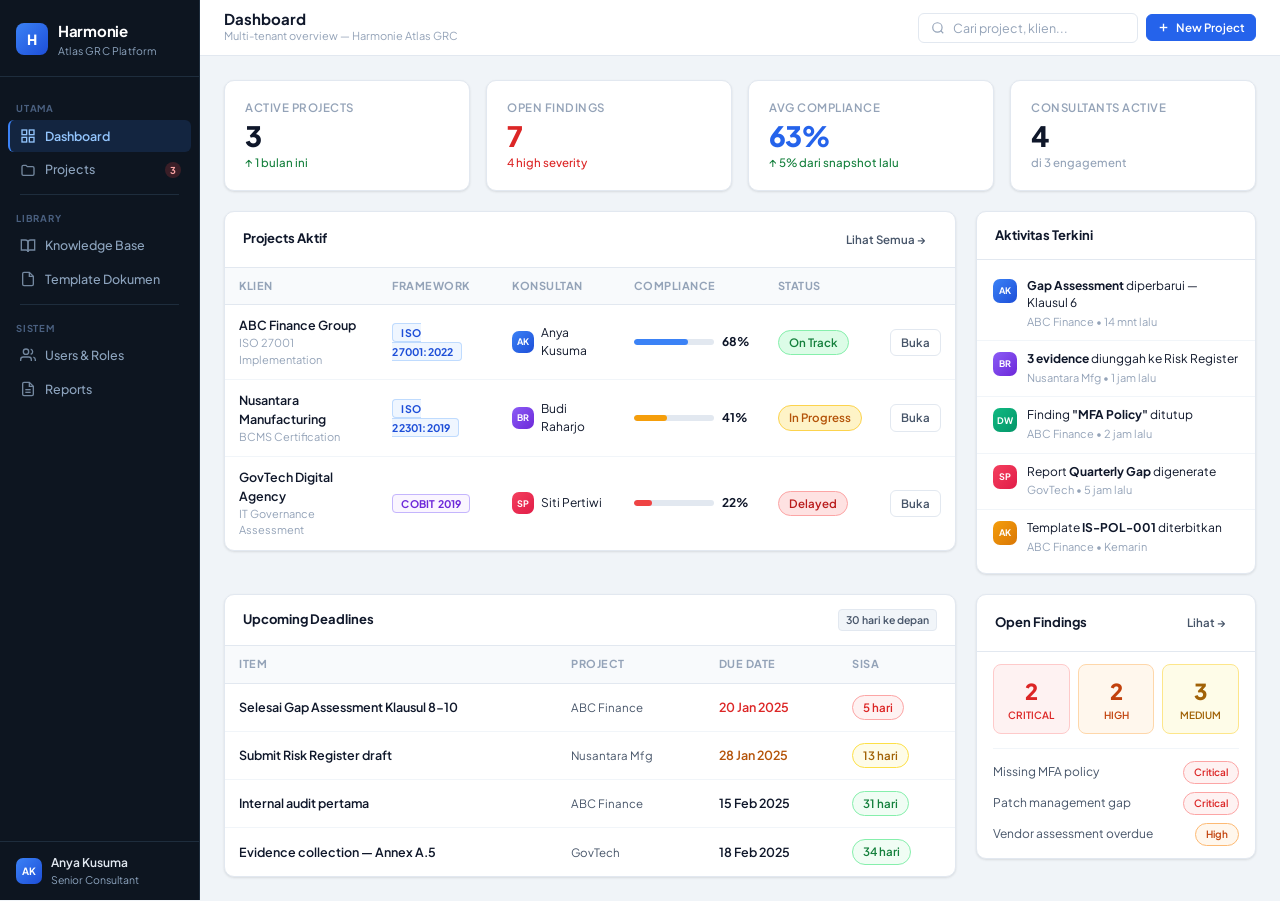
<file: index.html>
<!DOCTYPE html>
<html lang="id">
<head>
<meta charset="UTF-8">
<meta name="viewport" content="width=device-width, initial-scale=1.0">
<title>Dashboard — Harmonie (Atlas GRC)</title>
<link rel="stylesheet" href="styles.css">
</head>
<body>
<div class="app-shell">

  <!-- SIDEBAR -->
  <aside class="sidebar">
    <div class="sidebar-header">
      <div class="sidebar-logo">
        <div class="sidebar-logo-icon">H</div>
        <div>
          <div class="sidebar-brand-name">Harmonie</div>
          <div class="sidebar-brand-sub">Atlas GRC Platform</div>
        </div>
      </div>
    </div>

    <nav class="sidebar-nav">
      <div class="nav-section-label">Utama</div>
      <a href="index.html" class="nav-item active">
        <svg class="nav-icon" viewBox="0 0 24 24" fill="none" stroke="currentColor" stroke-width="2"><rect x="3" y="3" width="7" height="7"/><rect x="14" y="3" width="7" height="7"/><rect x="3" y="14" width="7" height="7"/><rect x="14" y="14" width="7" height="7"/></svg>
        Dashboard
      </a>
      <a href="projects.html" class="nav-item">
        <svg class="nav-icon" viewBox="0 0 24 24" fill="none" stroke="currentColor" stroke-width="2"><path d="M3 7a2 2 0 0 1 2-2h4l2 2h8a2 2 0 0 1 2 2v9a2 2 0 0 1-2 2H5a2 2 0 0 1-2-2z"/></svg>
        Projects
        <span class="nav-badge">3</span>
      </a>

      <div class="sidebar-divider"></div>
      <div class="nav-section-label">Library</div>
      <a href="knowledge-base.html" class="nav-item">
        <svg class="nav-icon" viewBox="0 0 24 24" fill="none" stroke="currentColor" stroke-width="2"><path d="M2 3h6a4 4 0 0 1 4 4v14a3 3 0 0 0-3-3H2z"/><path d="M22 3h-6a4 4 0 0 0-4 4v14a3 3 0 0 1 3-3h7z"/></svg>
        Knowledge Base
      </a>
      <a href="template-documents.html" class="nav-item">
        <svg class="nav-icon" viewBox="0 0 24 24" fill="none" stroke="currentColor" stroke-width="2"><path d="M14 2H6a2 2 0 0 0-2 2v16a2 2 0 0 0 2 2h12a2 2 0 0 0 2-2V8z"/><polyline points="14,2 14,8 20,8"/></svg>
        Template Dokumen
      </a>
      <div class="sidebar-divider"></div>
      <div class="nav-section-label">Sistem</div>
      <a href="users-roles.html" class="nav-item">
        <svg class="nav-icon" viewBox="0 0 24 24" fill="none" stroke="currentColor" stroke-width="2"><path d="M17 21v-2a4 4 0 0 0-4-4H5a4 4 0 0 0-4 4v2"/><circle cx="9" cy="7" r="4"/><path d="M23 21v-2a4 4 0 0 0-3-3.87"/><path d="M16 3.13a4 4 0 0 1 0 7.75"/></svg>
        Users & Roles
      </a>
      <a href="reports.html" class="nav-item">
        <svg class="nav-icon" viewBox="0 0 24 24" fill="none" stroke="currentColor" stroke-width="2"><path d="M14 2H6a2 2 0 0 0-2 2v16a2 2 0 0 0 2 2h12a2 2 0 0 0 2-2V8z"/><polyline points="14,2 14,8 20,8"/><line x1="16" y1="13" x2="8" y2="13"/><line x1="16" y1="17" x2="8" y2="17"/></svg>
        Reports
      </a>
    </nav>

    <div class="sidebar-footer">
      <div class="user-info">
        <div class="avatar av-blue">AK</div>
        <div>
          <div class="user-name">Anya Kusuma</div>
          <div class="user-role">Senior Consultant</div>
        </div>
      </div>
    </div>
  </aside>

  <!-- MAIN -->
  <div class="main-content">
    <!-- TOPBAR -->
    <div class="topbar">
      <div class="topbar-title-area">
        <div class="topbar-title">Dashboard</div>
        <div class="topbar-subtitle">Multi-tenant overview — Harmonie Atlas GRC</div>
      </div>
      <div class="topbar-actions">
        <div class="search-bar">
          <svg width="14" height="14" viewBox="0 0 24 24" fill="none" stroke="#94a3b8" stroke-width="2"><circle cx="11" cy="11" r="8"/><path d="m21 21-4.35-4.35"/></svg>
          <input type="text" placeholder="Cari project, klien...">
        </div>
        <a href="projects.html" class="btn btn-primary btn-sm">
          <svg width="13" height="13" viewBox="0 0 24 24" fill="none" stroke="currentColor" stroke-width="2.5"><line x1="12" y1="5" x2="12" y2="19"/><line x1="5" y1="12" x2="19" y2="12"/></svg>
          New Project
        </a>
      </div>
    </div>

    <!-- PAGE CONTENT -->
    <div class="page-content">

      <!-- STAT CARDS -->
      <div class="grid-4 mb-20">
        <div class="stat-card">
          <div class="stat-label">Active Projects</div>
          <div class="stat-value">3</div>
          <div class="stat-delta up">↑ 1 bulan ini</div>
        </div>
        <div class="stat-card">
          <div class="stat-label">Open Findings</div>
          <div class="stat-value" style="color:#dc2626">7</div>
          <div class="stat-delta down">4 high severity</div>
        </div>
        <div class="stat-card">
          <div class="stat-label">Avg Compliance</div>
          <div class="stat-value" style="color:#2563eb">63%</div>
          <div class="stat-delta up">↑ 5% dari snapshot lalu</div>
        </div>
        <div class="stat-card">
          <div class="stat-label">Consultants Active</div>
          <div class="stat-value">4</div>
          <div class="stat-delta">di 3 engagement</div>
        </div>
      </div>

      <!-- PROJECTS TABLE + ACTIVITY -->
      <div class="flex gap-20 mb-20" style="align-items:flex-start">

        <!-- Projects overview -->
        <div class="card" style="flex:1">
          <div class="card-header">
            <div class="card-title">Projects Aktif</div>
            <a href="projects.html" class="btn btn-ghost btn-sm">Lihat Semua →</a>
          </div>
          <div class="table-wrapper">
            <table>
              <thead>
                <tr>
                  <th>Klien</th>
                  <th>Framework</th>
                  <th>Konsultan</th>
                  <th>Compliance</th>
                  <th>Status</th>
                  <th></th>
                </tr>
              </thead>
              <tbody>
                <tr>
                  <td>
                    <div style="font-weight:600">ABC Finance Group</div>
                    <div style="font-size:11px;color:#94a3b8">ISO 27001 Implementation</div>
                  </td>
                  <td><span class="badge-framework">ISO 27001:2022</span></td>
                  <td>
                    <div style="display:flex;align-items:center;gap:7px">
                      <div class="avatar av-blue" style="width:22px;height:22px;font-size:9px">AK</div>
                      <span style="font-size:12px">Anya Kusuma</span>
                    </div>
                  </td>
                  <td>
                    <div style="display:flex;align-items:center;gap:8px">
                      <div class="progress-bar-wrap" style="width:80px">
                        <div class="progress-bar-fill fill-blue" style="width:68%"></div>
                      </div>
                      <span style="font-size:12px;font-weight:700">68%</span>
                    </div>
                  </td>
                  <td><span class="badge badge-on-track">On Track</span></td>
                  <td><a href="project-detail.html" class="btn btn-secondary btn-sm">Buka</a></td>
                </tr>
                <tr>
                  <td>
                    <div style="font-weight:600">Nusantara Manufacturing</div>
                    <div style="font-size:11px;color:#94a3b8">BCMS Certification</div>
                  </td>
                  <td><span class="badge-framework">ISO 22301:2019</span></td>
                  <td>
                    <div style="display:flex;align-items:center;gap:7px">
                      <div class="avatar av-violet" style="width:22px;height:22px;font-size:9px">BR</div>
                      <span style="font-size:12px">Budi Raharjo</span>
                    </div>
                  </td>
                  <td>
                    <div style="display:flex;align-items:center;gap:8px">
                      <div class="progress-bar-wrap" style="width:80px">
                        <div class="progress-bar-fill fill-amber" style="width:41%"></div>
                      </div>
                      <span style="font-size:12px;font-weight:700">41%</span>
                    </div>
                  </td>
                  <td><span class="badge badge-in-progress">In Progress</span></td>
                  <td><a href="project-detail.html" class="btn btn-secondary btn-sm">Buka</a></td>
                </tr>
                <tr>
                  <td>
                    <div style="font-weight:600">GovTech Digital Agency</div>
                    <div style="font-size:11px;color:#94a3b8">IT Governance Assessment</div>
                  </td>
                  <td><span class="badge-framework" style="background:#faf5ff;color:#6d28d9;border-color:#c4b5fd">COBIT 2019</span></td>
                  <td>
                    <div style="display:flex;align-items:center;gap:7px">
                      <div class="avatar av-rose" style="width:22px;height:22px;font-size:9px">SP</div>
                      <span style="font-size:12px">Siti Pertiwi</span>
                    </div>
                  </td>
                  <td>
                    <div style="display:flex;align-items:center;gap:8px">
                      <div class="progress-bar-wrap" style="width:80px">
                        <div class="progress-bar-fill fill-red" style="width:22%"></div>
                      </div>
                      <span style="font-size:12px;font-weight:700">22%</span>
                    </div>
                  </td>
                  <td><span class="badge badge-delayed">Delayed</span></td>
                  <td><a href="project-detail.html" class="btn btn-secondary btn-sm">Buka</a></td>
                </tr>
              </tbody>
            </table>
          </div>
        </div>

        <!-- Activity feed -->
        <div class="card" style="width:280px;flex-shrink:0">
          <div class="card-header">
            <div class="card-title">Aktivitas Terkini</div>
          </div>
          <div style="padding:8px 0">
            <!-- Activity items -->
            <div style="padding:10px 16px;border-bottom:1px solid #f1f5f9;display:flex;gap:10px;align-items:flex-start">
              <div class="avatar av-blue" style="width:24px;height:24px;font-size:9px;margin-top:1px">AK</div>
              <div>
                <div style="font-size:12px;color:#0f172a;line-height:1.4"><strong>Gap Assessment</strong> diperbarui — Klausul 6</div>
                <div style="font-size:11px;color:#94a3b8;margin-top:2px">ABC Finance • 14 mnt lalu</div>
              </div>
            </div>
            <div style="padding:10px 16px;border-bottom:1px solid #f1f5f9;display:flex;gap:10px;align-items:flex-start">
              <div class="avatar av-violet" style="width:24px;height:24px;font-size:9px;margin-top:1px">BR</div>
              <div>
                <div style="font-size:12px;color:#0f172a;line-height:1.4"><strong>3 evidence</strong> diunggah ke Risk Register</div>
                <div style="font-size:11px;color:#94a3b8;margin-top:2px">Nusantara Mfg • 1 jam lalu</div>
              </div>
            </div>
            <div style="padding:10px 16px;border-bottom:1px solid #f1f5f9;display:flex;gap:10px;align-items:flex-start">
              <div class="avatar av-emerald" style="width:24px;height:24px;font-size:9px;margin-top:1px">DW</div>
              <div>
                <div style="font-size:12px;color:#0f172a;line-height:1.4">Finding <strong>"MFA Policy"</strong> ditutup</div>
                <div style="font-size:11px;color:#94a3b8;margin-top:2px">ABC Finance • 2 jam lalu</div>
              </div>
            </div>
            <div style="padding:10px 16px;border-bottom:1px solid #f1f5f9;display:flex;gap:10px;align-items:flex-start">
              <div class="avatar av-rose" style="width:24px;height:24px;font-size:9px;margin-top:1px">SP</div>
              <div>
                <div style="font-size:12px;color:#0f172a;line-height:1.4">Report <strong>Quarterly Gap</strong> digenerate</div>
                <div style="font-size:11px;color:#94a3b8;margin-top:2px">GovTech • 5 jam lalu</div>
              </div>
            </div>
            <div style="padding:10px 16px;display:flex;gap:10px;align-items:flex-start">
              <div class="avatar av-amber" style="width:24px;height:24px;font-size:9px;margin-top:1px">AK</div>
              <div>
                <div style="font-size:12px;color:#0f172a;line-height:1.4">Template <strong>IS-POL-001</strong> diterbitkan</div>
                <div style="font-size:11px;color:#94a3b8;margin-top:2px">ABC Finance • Kemarin</div>
              </div>
            </div>
          </div>
        </div>

      </div>

      <!-- UPCOMING DEADLINES + OPEN FINDINGS -->
      <div class="flex gap-20" style="align-items:flex-start">

        <!-- Upcoming deadlines -->
        <div class="card" style="flex:1">
          <div class="card-header">
            <div class="card-title">Upcoming Deadlines</div>
            <span class="tag">30 hari ke depan</span>
          </div>
          <div class="table-wrapper">
            <table>
              <thead>
                <tr>
                  <th>Item</th>
                  <th>Project</th>
                  <th>Due Date</th>
                  <th>Sisa</th>
                </tr>
              </thead>
              <tbody>
                <tr>
                  <td style="font-weight:600">Selesai Gap Assessment Klausul 8-10</td>
                  <td><span style="font-size:11.5px;color:#475569">ABC Finance</span></td>
                  <td style="font-weight:600;color:#dc2626">20 Jan 2025</td>
                  <td><span class="badge badge-critical">5 hari</span></td>
                </tr>
                <tr>
                  <td style="font-weight:600">Submit Risk Register draft</td>
                  <td><span style="font-size:11.5px;color:#475569">Nusantara Mfg</span></td>
                  <td style="font-weight:600;color:#b45309">28 Jan 2025</td>
                  <td><span class="badge badge-medium">13 hari</span></td>
                </tr>
                <tr>
                  <td style="font-weight:600">Internal audit pertama</td>
                  <td><span style="font-size:11.5px;color:#475569">ABC Finance</span></td>
                  <td style="font-weight:600">15 Feb 2025</td>
                  <td><span class="badge badge-low">31 hari</span></td>
                </tr>
                <tr>
                  <td style="font-weight:600">Evidence collection — Annex A.5</td>
                  <td><span style="font-size:11.5px;color:#475569">GovTech</span></td>
                  <td style="font-weight:600">18 Feb 2025</td>
                  <td><span class="badge badge-low">34 hari</span></td>
                </tr>
              </tbody>
            </table>
          </div>
        </div>

        <!-- Open findings summary -->
        <div class="card" style="width:280px;flex-shrink:0">
          <div class="card-header">
            <div class="card-title">Open Findings</div>
            <a href="tasks-findings.html" class="btn btn-ghost btn-sm">Lihat →</a>
          </div>
          <div style="padding:12px 16px">
            <div style="display:flex;gap:8px;margin-bottom:14px">
              <div style="flex:1;background:#fef2f2;border:1px solid #fecaca;border-radius:8px;padding:10px;text-align:center">
                <div style="font-size:22px;font-weight:800;color:#dc2626">2</div>
                <div style="font-size:10px;font-weight:600;color:#dc2626;text-transform:uppercase">Critical</div>
              </div>
              <div style="flex:1;background:#fff7ed;border:1px solid #fed7aa;border-radius:8px;padding:10px;text-align:center">
                <div style="font-size:22px;font-weight:800;color:#c2410c">2</div>
                <div style="font-size:10px;font-weight:600;color:#c2410c;text-transform:uppercase">High</div>
              </div>
              <div style="flex:1;background:#fefce8;border:1px solid #fde68a;border-radius:8px;padding:10px;text-align:center">
                <div style="font-size:22px;font-weight:800;color:#a16207">3</div>
                <div style="font-size:10px;font-weight:600;color:#a16207;text-transform:uppercase">Medium</div>
              </div>
            </div>
            <div style="border-top:1px solid #f1f5f9;padding-top:12px">
              <div style="margin-bottom:8px;display:flex;justify-content:space-between;align-items:center">
                <span style="font-size:12px;color:#475569">Missing MFA policy</span>
                <span class="badge badge-critical" style="font-size:10px">Critical</span>
              </div>
              <div style="margin-bottom:8px;display:flex;justify-content:space-between;align-items:center">
                <span style="font-size:12px;color:#475569">Patch management gap</span>
                <span class="badge badge-critical" style="font-size:10px">Critical</span>
              </div>
              <div style="display:flex;justify-content:space-between;align-items:center">
                <span style="font-size:12px;color:#475569">Vendor assessment overdue</span>
                <span class="badge badge-high" style="font-size:10px">High</span>
              </div>
            </div>
          </div>
        </div>

      </div>

    </div>
  </div>
</div>
</body>
</html>
</file>
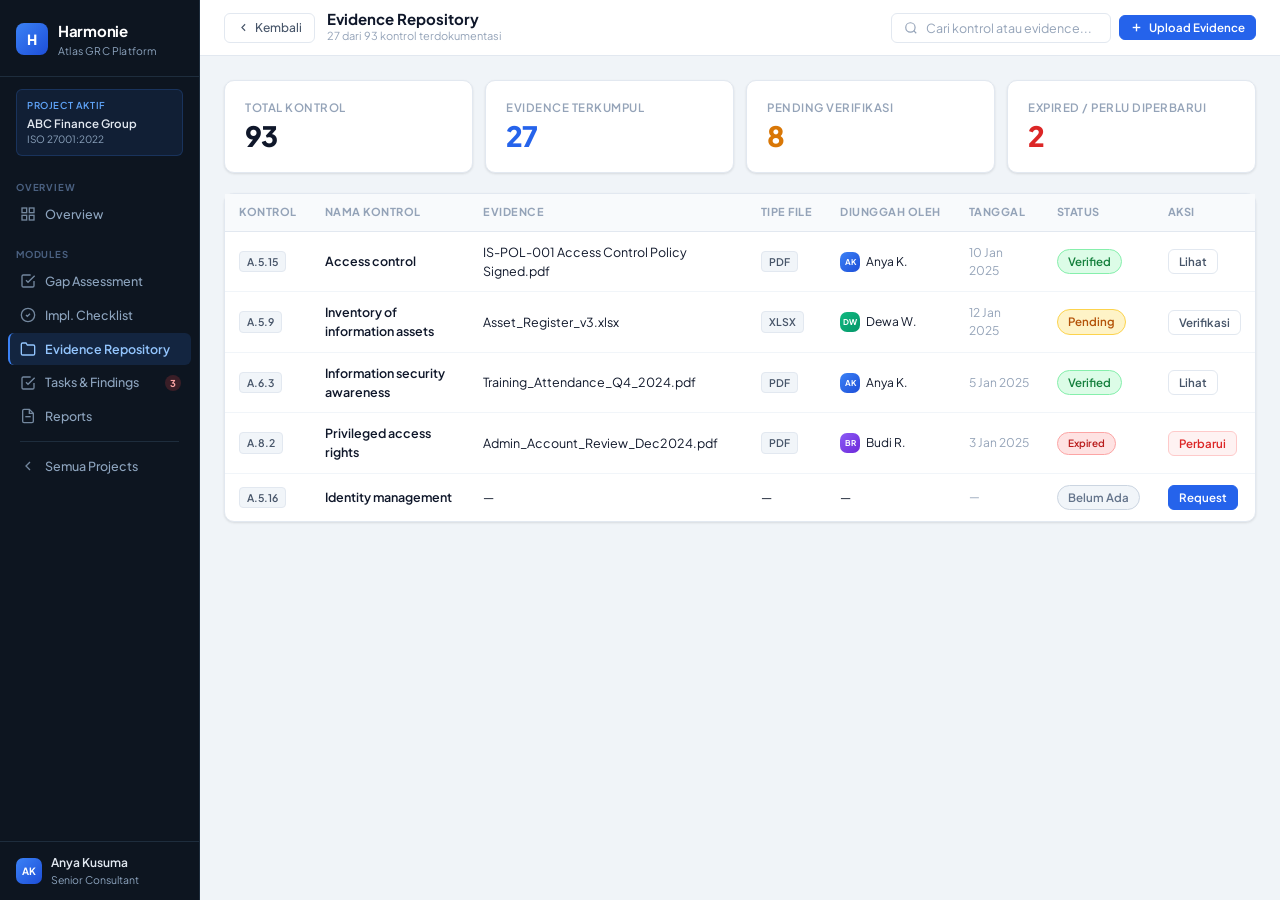
<file: evidence-repository.html>
<!DOCTYPE html>
<html lang="id">
<head>
<meta charset="UTF-8">
<meta name="viewport" content="width=device-width, initial-scale=1.0">
<title>Evidence Repository — Harmonie (Atlas GRC)</title>
<link rel="stylesheet" href="styles.css">
</head>
<body>
<div class="app-shell">
  <aside class="sidebar">
    <div class="sidebar-header">
      <div class="sidebar-logo">
        <div class="sidebar-logo-icon">H</div>
        <div><div class="sidebar-brand-name">Harmonie</div><div class="sidebar-brand-sub">Atlas GRC Platform</div></div>
      </div>
    </div>
    <div class="sidebar-project-ctx">
      <div class="ctx-label">Project Aktif</div>
      <div class="ctx-name">ABC Finance Group</div>
      <div class="ctx-framework">ISO 27001:2022</div>
    </div>
    <nav class="sidebar-nav">
      <div class="nav-section-label">Overview</div>
      <a href="project-detail.html" class="nav-item"><svg class="nav-icon" viewBox="0 0 24 24" fill="none" stroke="currentColor" stroke-width="2"><rect x="3" y="3" width="7" height="7"/><rect x="14" y="3" width="7" height="7"/><rect x="3" y="14" width="7" height="7"/><rect x="14" y="14" width="7" height="7"/></svg>Overview</a>
      <div class="nav-section-label" style="margin-top:8px">Modules</div>
      <a href="gap-assessment.html" class="nav-item"><svg class="nav-icon" viewBox="0 0 24 24" fill="none" stroke="currentColor" stroke-width="2"><path d="M9 11l3 3L22 4"/><path d="M21 12v7a2 2 0 0 1-2 2H5a2 2 0 0 1-2-2V5a2 2 0 0 1 2-2h11"/></svg>Gap Assessment</a>
      <a href="implementation-checklist.html" class="nav-item">
        <svg class="nav-icon" viewBox="0 0 24 24" fill="none" stroke="currentColor" stroke-width="2"><path d="M12 22c5.523 0 10-4.477 10-10S17.523 2 12 2 2 6.477 2 12s4.477 10 10 10z"/><path d="m9 12 2 2 4-4"/></svg>
        Impl. Checklist
      </a>
      <a href="evidence-repository.html" class="nav-item active"><svg class="nav-icon" viewBox="0 0 24 24" fill="none" stroke="currentColor" stroke-width="2"><path d="M22 19a2 2 0 0 1-2 2H4a2 2 0 0 1-2-2V5a2 2 0 0 1 2-2h5l2 3h9a2 2 0 0 1 2 2z"/></svg>Evidence Repository</a>
      <a href="tasks-findings.html" class="nav-item"><svg class="nav-icon" viewBox="0 0 24 24" fill="none" stroke="currentColor" stroke-width="2"><path d="M9 11l3 3L22 4"/><path d="M21 12v7a2 2 0 0 1-2 2H5a2 2 0 0 1-2-2V5a2 2 0 0 1 2-2h11"/></svg>Tasks & Findings<span class="nav-badge">3</span></a>
      <a href="reports.html" class="nav-item"><svg class="nav-icon" viewBox="0 0 24 24" fill="none" stroke="currentColor" stroke-width="2"><path d="M14 2H6a2 2 0 0 0-2 2v16a2 2 0 0 0 2 2h12a2 2 0 0 0 2-2V8z"/><polyline points="14,2 14,8 20,8"/><line x1="16" y1="13" x2="8" y2="13"/></svg>Reports</a>
      <div class="sidebar-divider"></div>
      <a href="projects.html" class="nav-item"><svg class="nav-icon" viewBox="0 0 24 24" fill="none" stroke="currentColor" stroke-width="2"><path d="m15 18-6-6 6-6"/></svg>Semua Projects</a>
    </nav>
    <div class="sidebar-footer">
      <div class="user-info">
        <div class="avatar av-blue">AK</div>
        <div><div class="user-name">Anya Kusuma</div><div class="user-role">Senior Consultant</div></div>
      </div>
    </div>
  </aside>

  <div class="main-content">
    <div class="topbar">
      <a href="project-detail.html" class="topbar-back"><svg width="13" height="13" viewBox="0 0 24 24" fill="none" stroke="currentColor" stroke-width="2"><path d="m15 18-6-6 6-6"/></svg>Kembali</a>
      <div class="topbar-title-area">
        <div class="topbar-title">Evidence Repository</div>
        <div class="topbar-subtitle">27 dari 93 kontrol terdokumentasi</div>
      </div>
      <div class="topbar-actions">
        <div class="search-bar">
          <svg width="14" height="14" viewBox="0 0 24 24" fill="none" stroke="#94a3b8" stroke-width="2"><circle cx="11" cy="11" r="8"/><path d="m21 21-4.35-4.35"/></svg>
          <input type="text" placeholder="Cari kontrol atau evidence...">
        </div>
        <button class="btn btn-primary btn-sm">
          <svg width="13" height="13" viewBox="0 0 24 24" fill="none" stroke="currentColor" stroke-width="2.5"><line x1="12" y1="5" x2="12" y2="19"/><line x1="5" y1="12" x2="19" y2="12"/></svg>
          Upload Evidence
        </button>
      </div>
    </div>

    <div class="page-content">
      <div class="flex gap-12 mb-20">
        <div class="stat-card" style="flex:1"><div class="stat-label">Total Kontrol</div><div class="stat-value">93</div></div>
        <div class="stat-card" style="flex:1"><div class="stat-label">Evidence Terkumpul</div><div class="stat-value" style="color:#2563eb">27</div></div>
        <div class="stat-card" style="flex:1"><div class="stat-label">Pending Verifikasi</div><div class="stat-value" style="color:#d97706">8</div></div>
        <div class="stat-card" style="flex:1"><div class="stat-label">Expired / Perlu Diperbarui</div><div class="stat-value" style="color:#dc2626">2</div></div>
      </div>

      <div class="card">
        <div class="table-wrapper">
          <table>
            <thead>
              <tr>
                <th>Kontrol</th>
                <th>Nama Kontrol</th>
                <th>Evidence</th>
                <th>Tipe File</th>
                <th>Diunggah Oleh</th>
                <th>Tanggal</th>
                <th>Status</th>
                <th>Aksi</th>
              </tr>
            </thead>
            <tbody>
              <tr>
                <td><span class="tag">A.5.15</span></td>
                <td style="font-weight:600">Access control</td>
                <td>IS-POL-001 Access Control Policy Signed.pdf</td>
                <td><span class="tag">PDF</span></td>
                <td><div style="display:flex;align-items:center;gap:6px"><div class="avatar av-blue" style="width:20px;height:20px;font-size:8px">AK</div><span style="font-size:12px">Anya K.</span></div></td>
                <td style="color:#94a3b8;font-size:12px">10 Jan 2025</td>
                <td><span class="badge badge-implemented">Verified</span></td>
                <td><button class="btn btn-secondary btn-sm">Lihat</button></td>
              </tr>
              <tr>
                <td><span class="tag">A.5.9</span></td>
                <td style="font-weight:600">Inventory of information assets</td>
                <td>Asset_Register_v3.xlsx</td>
                <td><span class="tag">XLSX</span></td>
                <td><div style="display:flex;align-items:center;gap:6px"><div class="avatar av-emerald" style="width:20px;height:20px;font-size:8px">DW</div><span style="font-size:12px">Dewa W.</span></div></td>
                <td style="color:#94a3b8;font-size:12px">12 Jan 2025</td>
                <td><span class="badge badge-partial">Pending</span></td>
                <td><button class="btn btn-secondary btn-sm">Verifikasi</button></td>
              </tr>
              <tr>
                <td><span class="tag">A.6.3</span></td>
                <td style="font-weight:600">Information security awareness</td>
                <td>Training_Attendance_Q4_2024.pdf</td>
                <td><span class="tag">PDF</span></td>
                <td><div style="display:flex;align-items:center;gap:6px"><div class="avatar av-blue" style="width:20px;height:20px;font-size:8px">AK</div><span style="font-size:12px">Anya K.</span></div></td>
                <td style="color:#94a3b8;font-size:12px">5 Jan 2025</td>
                <td><span class="badge badge-implemented">Verified</span></td>
                <td><button class="btn btn-secondary btn-sm">Lihat</button></td>
              </tr>
              <tr>
                <td><span class="tag">A.8.2</span></td>
                <td style="font-weight:600">Privileged access rights</td>
                <td>Admin_Account_Review_Dec2024.pdf</td>
                <td><span class="tag">PDF</span></td>
                <td><div style="display:flex;align-items:center;gap:6px"><div class="avatar av-violet" style="width:20px;height:20px;font-size:8px">BR</div><span style="font-size:12px">Budi R.</span></div></td>
                <td style="color:#94a3b8;font-size:12px">3 Jan 2025</td>
                <td><span class="badge badge-not-implemented" style="font-size:10px">Expired</span></td>
                <td><button class="btn btn-danger btn-sm">Perbarui</button></td>
              </tr>
              <tr>
                <td><span class="tag">A.5.16</span></td>
                <td style="font-weight:600">Identity management</td>
                <td>—</td>
                <td>—</td>
                <td>—</td>
                <td style="color:#94a3b8;font-size:12px">—</td>
                <td><span class="badge badge-na">Belum Ada</span></td>
                <td><button class="btn btn-primary btn-sm">Request</button></td>
              </tr>
            </tbody>
          </table>
        </div>
      </div>
    </div>
  </div>
</div>
</body>
</html>
</file>
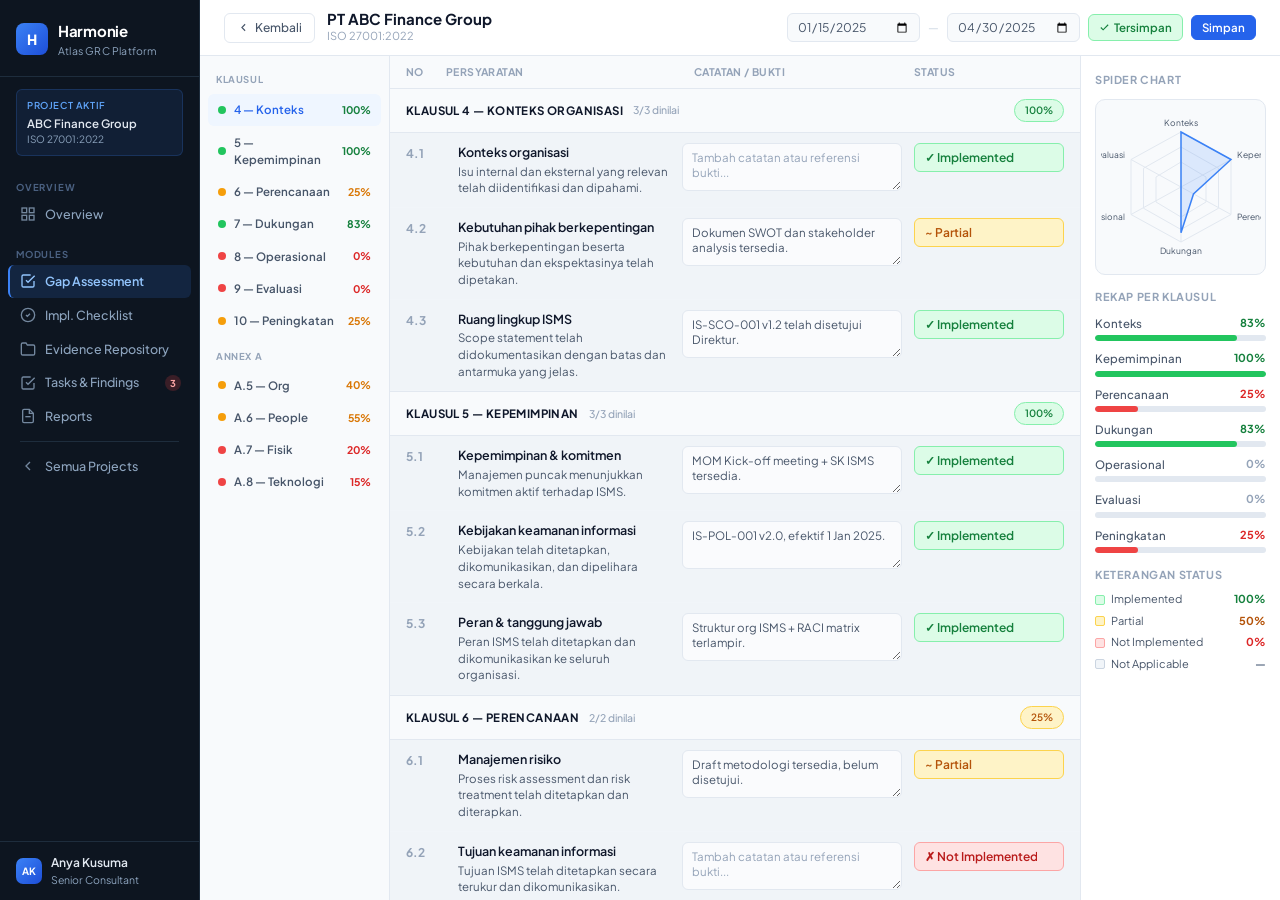
<file: gap-assessment.html>
<!DOCTYPE html>
<html lang="id">
<head>
<meta charset="UTF-8">
<meta name="viewport" content="width=device-width, initial-scale=1.0">
<title>Gap Assessment — Harmonie (Atlas GRC)</title>
<link rel="stylesheet" href="styles.css">
<style>
  /* override for full-height layout */
  body { overflow: hidden; }
  .assessment-shell { height: calc(100vh - 56px); }
</style>
</head>
<body>
<div class="app-shell">

  <!-- SIDEBAR -->
  <aside class="sidebar">
    <div class="sidebar-header">
      <div class="sidebar-logo">
        <div class="sidebar-logo-icon">H</div>
        <div>
          <div class="sidebar-brand-name">Harmonie</div>
          <div class="sidebar-brand-sub">Atlas GRC Platform</div>
        </div>
      </div>
    </div>
    <div class="sidebar-project-ctx">
      <div class="ctx-label">Project Aktif</div>
      <div class="ctx-name">ABC Finance Group</div>
      <div class="ctx-framework">ISO 27001:2022</div>
    </div>
    <nav class="sidebar-nav">
      <div class="nav-section-label">Overview</div>
      <a href="project-detail.html" class="nav-item">
        <svg class="nav-icon" viewBox="0 0 24 24" fill="none" stroke="currentColor" stroke-width="2"><rect x="3" y="3" width="7" height="7"/><rect x="14" y="3" width="7" height="7"/><rect x="3" y="14" width="7" height="7"/><rect x="14" y="14" width="7" height="7"/></svg>
        Overview
      </a>
      <div class="nav-section-label" style="margin-top:8px">Modules</div>
      <a href="gap-assessment.html" class="nav-item active">
        <svg class="nav-icon" viewBox="0 0 24 24" fill="none" stroke="currentColor" stroke-width="2"><path d="M9 11l3 3L22 4"/><path d="M21 12v7a2 2 0 0 1-2 2H5a2 2 0 0 1-2-2V5a2 2 0 0 1 2-2h11"/></svg>
        Gap Assessment
      </a>
      <a href="implementation-checklist.html" class="nav-item">
        <svg class="nav-icon" viewBox="0 0 24 24" fill="none" stroke="currentColor" stroke-width="2"><path d="M12 22c5.523 0 10-4.477 10-10S17.523 2 12 2 2 6.477 2 12s4.477 10 10 10z"/><path d="m9 12 2 2 4-4"/></svg>
        Impl. Checklist
      </a>
      <a href="evidence-repository.html" class="nav-item">
        <svg class="nav-icon" viewBox="0 0 24 24" fill="none" stroke="currentColor" stroke-width="2"><path d="M22 19a2 2 0 0 1-2 2H4a2 2 0 0 1-2-2V5a2 2 0 0 1 2-2h5l2 3h9a2 2 0 0 1 2 2z"/></svg>
        Evidence Repository
      </a>
      <a href="tasks-findings.html" class="nav-item">
        <svg class="nav-icon" viewBox="0 0 24 24" fill="none" stroke="currentColor" stroke-width="2"><path d="M9 11l3 3L22 4"/><path d="M21 12v7a2 2 0 0 1-2 2H5a2 2 0 0 1-2-2V5a2 2 0 0 1 2-2h11"/></svg>
        Tasks & Findings
        <span class="nav-badge">3</span>
      </a>
      <a href="reports.html" class="nav-item">
        <svg class="nav-icon" viewBox="0 0 24 24" fill="none" stroke="currentColor" stroke-width="2"><path d="M14 2H6a2 2 0 0 0-2 2v16a2 2 0 0 0 2 2h12a2 2 0 0 0 2-2V8z"/><polyline points="14,2 14,8 20,8"/><line x1="16" y1="13" x2="8" y2="13"/></svg>
        Reports
      </a>
      <div class="sidebar-divider"></div>
      <a href="projects.html" class="nav-item">
        <svg class="nav-icon" viewBox="0 0 24 24" fill="none" stroke="currentColor" stroke-width="2"><path d="m15 18-6-6 6-6"/></svg>
        Semua Projects
      </a>
    </nav>
    <div class="sidebar-footer">
      <div class="user-info">
        <div class="avatar av-blue">AK</div>
        <div>
          <div class="user-name">Anya Kusuma</div>
          <div class="user-role">Senior Consultant</div>
        </div>
      </div>
    </div>
  </aside>

  <!-- MAIN -->
  <div class="main-content">
    <!-- TOPBAR -->
    <div class="topbar">
      <a href="project-detail.html" class="topbar-back">
        <svg width="13" height="13" viewBox="0 0 24 24" fill="none" stroke="currentColor" stroke-width="2"><path d="m15 18-6-6 6-6"/></svg>
        Kembali
      </a>
      <div class="topbar-title-area">
        <div class="topbar-title">PT ABC Finance Group</div>
        <div class="topbar-subtitle">ISO 27001:2022</div>
      </div>
      <div class="topbar-actions">
        <input type="date" class="date-input" value="2025-01-15">
        <span style="color:#cbd5e1;font-size:12px">—</span>
        <input type="date" class="date-input" value="2025-04-30">
        <span class="saved-badge">
          <svg width="11" height="11" viewBox="0 0 24 24" fill="none" stroke="currentColor" stroke-width="2.5"><path d="M20 6 9 17l-5-5"/></svg>
          Tersimpan
        </span>
        <button class="btn btn-primary btn-sm">Simpan</button>
      </div>
    </div>

    <!-- ASSESSMENT BODY -->
    <div class="assessment-shell" style="display:flex">

      <!-- CLAUSE NAV (left) -->
      <div class="clause-nav">
        <div style="font-size:9.5px;font-weight:700;text-transform:uppercase;letter-spacing:0.6px;color:#94a3b8;padding:4px 8px 8px">Klausul</div>

        <a href="#klausul4" class="clause-nav-item active">
          <div class="clause-score-dot dot-green"></div>
          <span class="clause-nav-label">4 — Konteks</span>
          <span class="clause-nav-score" style="color:#15803d">100%</span>
        </a>
        <a href="#klausul5" class="clause-nav-item">
          <div class="clause-score-dot dot-green"></div>
          <span class="clause-nav-label">5 — Kepemimpinan</span>
          <span class="clause-nav-score" style="color:#15803d">100%</span>
        </a>
        <a href="#klausul6" class="clause-nav-item">
          <div class="clause-score-dot dot-amber"></div>
          <span class="clause-nav-label">6 — Perencanaan</span>
          <span class="clause-nav-score" style="color:#d97706">25%</span>
        </a>
        <a href="#klausul7" class="clause-nav-item">
          <div class="clause-score-dot dot-green"></div>
          <span class="clause-nav-label">7 — Dukungan</span>
          <span class="clause-nav-score" style="color:#15803d">83%</span>
        </a>
        <a href="#klausul8" class="clause-nav-item">
          <div class="clause-score-dot dot-red"></div>
          <span class="clause-nav-label">8 — Operasional</span>
          <span class="clause-nav-score" style="color:#dc2626">0%</span>
        </a>
        <a href="#klausul9" class="clause-nav-item">
          <div class="clause-score-dot dot-red"></div>
          <span class="clause-nav-label">9 — Evaluasi</span>
          <span class="clause-nav-score" style="color:#dc2626">0%</span>
        </a>
        <a href="#klausul10" class="clause-nav-item">
          <div class="clause-score-dot dot-amber"></div>
          <span class="clause-nav-label">10 — Peningkatan</span>
          <span class="clause-nav-score" style="color:#d97706">25%</span>
        </a>

        <div style="font-size:9.5px;font-weight:700;text-transform:uppercase;letter-spacing:0.6px;color:#94a3b8;padding:12px 8px 6px">Annex A</div>
        <a href="#annexA5" class="clause-nav-item">
          <div class="clause-score-dot dot-amber"></div>
          <span class="clause-nav-label">A.5 — Org</span>
          <span class="clause-nav-score" style="color:#d97706">40%</span>
        </a>
        <a href="#annexA6" class="clause-nav-item">
          <div class="clause-score-dot dot-amber"></div>
          <span class="clause-nav-label">A.6 — People</span>
          <span class="clause-nav-score" style="color:#d97706">55%</span>
        </a>
        <a href="#annexA7" class="clause-nav-item">
          <div class="clause-score-dot dot-red"></div>
          <span class="clause-nav-label">A.7 — Fisik</span>
          <span class="clause-nav-score" style="color:#dc2626">20%</span>
        </a>
        <a href="#annexA8" class="clause-nav-item">
          <div class="clause-score-dot dot-red"></div>
          <span class="clause-nav-label">A.8 — Teknologi</span>
          <span class="clause-nav-score" style="color:#dc2626">15%</span>
        </a>
      </div>

      <!-- CENTER — Assessment Table -->
      <div class="assessment-center">

        <!-- Table header row -->
        <div style="display:grid;grid-template-columns:40px 1fr 220px 150px;padding:8px 16px;background:#f8fafc;border-bottom:1px solid #e2e8f0;position:sticky;top:0;z-index:20">
          <div style="font-size:10.5px;font-weight:700;color:#94a3b8;text-transform:uppercase;letter-spacing:0.4px">No</div>
          <div style="font-size:10.5px;font-weight:700;color:#94a3b8;text-transform:uppercase;letter-spacing:0.4px">Persyaratan</div>
          <div style="font-size:10.5px;font-weight:700;color:#94a3b8;text-transform:uppercase;letter-spacing:0.4px">Catatan / Bukti</div>
          <div style="font-size:10.5px;font-weight:700;color:#94a3b8;text-transform:uppercase;letter-spacing:0.4px">Status</div>
        </div>

        <!-- KLAUSUL 4 -->
        <div class="clause-group" id="klausul4">
          <div class="clause-group-header">
            <span class="clause-group-title">Klausul 4 — Konteks Organisasi</span>
            <span class="clause-group-count">3/3 dinilai</span>
            <span class="badge badge-implemented" style="font-size:10px;margin-left:auto">100%</span>
          </div>

          <div class="req-row">
            <div class="req-number">4.1</div>
            <div class="req-content">
              <div class="req-title">Konteks organisasi</div>
              <div class="req-desc">Isu internal dan eksternal yang relevan telah diidentifikasi dan dipahami.</div>
            </div>
            <textarea class="req-notes" placeholder="Tambah catatan atau referensi bukti..."></textarea>
            <div>
              <select class="status-select" style="background:#dcfce7;color:#15803d;border-color:#86efac" onchange="updateStatus(this)">
                <option value="implemented" selected>✓ Implemented</option>
                <option value="partial">~ Partial</option>
                <option value="not-implemented">✗ Not Implemented</option>
                <option value="na">— Not Applicable</option>
              </select>
            </div>
          </div>

          <div class="req-row">
            <div class="req-number">4.2</div>
            <div class="req-content">
              <div class="req-title">Kebutuhan pihak berkepentingan</div>
              <div class="req-desc">Pihak berkepentingan beserta kebutuhan dan ekspektasinya telah dipetakan.</div>
            </div>
            <textarea class="req-notes" placeholder="Tambah catatan atau referensi bukti...">Dokumen SWOT dan stakeholder analysis tersedia.</textarea>
            <div>
              <select class="status-select" style="background:#fef3c7;color:#b45309;border-color:#fcd34d" onchange="updateStatus(this)">
                <option value="implemented">✓ Implemented</option>
                <option value="partial" selected>~ Partial</option>
                <option value="not-implemented">✗ Not Implemented</option>
                <option value="na">— Not Applicable</option>
              </select>
            </div>
          </div>

          <div class="req-row">
            <div class="req-number">4.3</div>
            <div class="req-content">
              <div class="req-title">Ruang lingkup ISMS</div>
              <div class="req-desc">Scope statement telah didokumentasikan dengan batas dan antarmuka yang jelas.</div>
            </div>
            <textarea class="req-notes" placeholder="Tambah catatan atau referensi bukti...">IS-SCO-001 v1.2 telah disetujui Direktur.</textarea>
            <div>
              <select class="status-select" style="background:#dcfce7;color:#15803d;border-color:#86efac" onchange="updateStatus(this)">
                <option value="implemented" selected>✓ Implemented</option>
                <option value="partial">~ Partial</option>
                <option value="not-implemented">✗ Not Implemented</option>
                <option value="na">— Not Applicable</option>
              </select>
            </div>
          </div>
        </div>

        <!-- KLAUSUL 5 -->
        <div class="clause-group" id="klausul5">
          <div class="clause-group-header">
            <span class="clause-group-title">Klausul 5 — Kepemimpinan</span>
            <span class="clause-group-count">3/3 dinilai</span>
            <span class="badge badge-implemented" style="font-size:10px;margin-left:auto">100%</span>
          </div>

          <div class="req-row">
            <div class="req-number">5.1</div>
            <div class="req-content">
              <div class="req-title">Kepemimpinan & komitmen</div>
              <div class="req-desc">Manajemen puncak menunjukkan komitmen aktif terhadap ISMS.</div>
            </div>
            <textarea class="req-notes" placeholder="Tambah catatan atau referensi bukti...">MOM Kick-off meeting + SK ISMS tersedia.</textarea>
            <div>
              <select class="status-select" style="background:#dcfce7;color:#15803d;border-color:#86efac" onchange="updateStatus(this)">
                <option value="implemented" selected>✓ Implemented</option>
                <option value="partial">~ Partial</option>
                <option value="not-implemented">✗ Not Implemented</option>
                <option value="na">— Not Applicable</option>
              </select>
            </div>
          </div>

          <div class="req-row">
            <div class="req-number">5.2</div>
            <div class="req-content">
              <div class="req-title">Kebijakan keamanan informasi</div>
              <div class="req-desc">Kebijakan telah ditetapkan, dikomunikasikan, dan dipelihara secara berkala.</div>
            </div>
            <textarea class="req-notes" placeholder="Tambah catatan atau referensi bukti...">IS-POL-001 v2.0, efektif 1 Jan 2025.</textarea>
            <div>
              <select class="status-select" style="background:#dcfce7;color:#15803d;border-color:#86efac" onchange="updateStatus(this)">
                <option value="implemented" selected>✓ Implemented</option>
                <option value="partial">~ Partial</option>
                <option value="not-implemented">✗ Not Implemented</option>
                <option value="na">— Not Applicable</option>
              </select>
            </div>
          </div>

          <div class="req-row">
            <div class="req-number">5.3</div>
            <div class="req-content">
              <div class="req-title">Peran & tanggung jawab</div>
              <div class="req-desc">Peran ISMS telah ditetapkan dan dikomunikasikan ke seluruh organisasi.</div>
            </div>
            <textarea class="req-notes" placeholder="Tambah catatan atau referensi bukti...">Struktur org ISMS + RACI matrix terlampir.</textarea>
            <div>
              <select class="status-select" style="background:#dcfce7;color:#15803d;border-color:#86efac" onchange="updateStatus(this)">
                <option value="implemented" selected>✓ Implemented</option>
                <option value="partial">~ Partial</option>
                <option value="not-implemented">✗ Not Implemented</option>
                <option value="na">— Not Applicable</option>
              </select>
            </div>
          </div>
        </div>

        <!-- KLAUSUL 6 -->
        <div class="clause-group" id="klausul6">
          <div class="clause-group-header">
            <span class="clause-group-title">Klausul 6 — Perencanaan</span>
            <span class="clause-group-count">2/2 dinilai</span>
            <span class="badge badge-partial" style="font-size:10px;margin-left:auto">25%</span>
          </div>

          <div class="req-row">
            <div class="req-number">6.1</div>
            <div class="req-content">
              <div class="req-title">Manajemen risiko</div>
              <div class="req-desc">Proses risk assessment dan risk treatment telah ditetapkan dan diterapkan.</div>
            </div>
            <textarea class="req-notes" placeholder="Tambah catatan atau referensi bukti...">Draft metodologi tersedia, belum disetujui.</textarea>
            <div>
              <select class="status-select" style="background:#fef3c7;color:#b45309;border-color:#fcd34d" onchange="updateStatus(this)">
                <option value="implemented">✓ Implemented</option>
                <option value="partial" selected>~ Partial</option>
                <option value="not-implemented">✗ Not Implemented</option>
                <option value="na">— Not Applicable</option>
              </select>
            </div>
          </div>

          <div class="req-row">
            <div class="req-number">6.2</div>
            <div class="req-content">
              <div class="req-title">Tujuan keamanan informasi</div>
              <div class="req-desc">Tujuan ISMS telah ditetapkan secara terukur dan dikomunikasikan.</div>
            </div>
            <textarea class="req-notes" placeholder="Tambah catatan atau referensi bukti..."></textarea>
            <div>
              <select class="status-select" style="background:#fee2e2;color:#b91c1c;border-color:#fca5a5" onchange="updateStatus(this)">
                <option value="implemented">✓ Implemented</option>
                <option value="partial">~ Partial</option>
                <option value="not-implemented" selected>✗ Not Implemented</option>
                <option value="na">— Not Applicable</option>
              </select>
            </div>
          </div>
        </div>

        <!-- KLAUSUL 7 -->
        <div class="clause-group" id="klausul7">
          <div class="clause-group-header">
            <span class="clause-group-title">Klausul 7 — Dukungan</span>
            <span class="clause-group-count">3/3 dinilai</span>
            <span class="badge badge-implemented" style="font-size:10px;margin-left:auto">83%</span>
          </div>

          <div class="req-row">
            <div class="req-number">7.1</div>
            <div class="req-content">
              <div class="req-title">Sumber daya</div>
              <div class="req-desc">Sumber daya yang diperlukan untuk ISMS telah ditentukan dan disediakan.</div>
            </div>
            <textarea class="req-notes" placeholder="Tambah catatan atau referensi bukti...">Budget ISMS disetujui dalam RAB 2025.</textarea>
            <div>
              <select class="status-select" style="background:#dcfce7;color:#15803d;border-color:#86efac" onchange="updateStatus(this)">
                <option value="implemented" selected>✓ Implemented</option>
                <option value="partial">~ Partial</option>
                <option value="not-implemented">✗ Not Implemented</option>
                <option value="na">— Not Applicable</option>
              </select>
            </div>
          </div>

          <div class="req-row">
            <div class="req-number">7.2</div>
            <div class="req-content">
              <div class="req-title">Kompetensi</div>
              <div class="req-desc">Kompetensi personil yang relevan telah ditentukan dan pelatihan dilaksanakan.</div>
            </div>
            <textarea class="req-notes" placeholder="Tambah catatan atau referensi bukti...">Training plan sudah ada, realisasi 60%.</textarea>
            <div>
              <select class="status-select" style="background:#fef3c7;color:#b45309;border-color:#fcd34d" onchange="updateStatus(this)">
                <option value="implemented">✓ Implemented</option>
                <option value="partial" selected>~ Partial</option>
                <option value="not-implemented">✗ Not Implemented</option>
                <option value="na">— Not Applicable</option>
              </select>
            </div>
          </div>

          <div class="req-row">
            <div class="req-number">7.3</div>
            <div class="req-content">
              <div class="req-title">Kesadaran</div>
              <div class="req-desc">Personil menyadari kebijakan ISMS dan kontribusinya terhadap efektivitas ISMS.</div>
            </div>
            <textarea class="req-notes" placeholder="Tambah catatan atau referensi bukti...">Awareness training Q4 2024 selesai, presensi 95%.</textarea>
            <div>
              <select class="status-select" style="background:#dcfce7;color:#15803d;border-color:#86efac" onchange="updateStatus(this)">
                <option value="implemented" selected>✓ Implemented</option>
                <option value="partial">~ Partial</option>
                <option value="not-implemented">✗ Not Implemented</option>
                <option value="na">— Not Applicable</option>
              </select>
            </div>
          </div>
        </div>

        <!-- KLAUSUL 8 -->
        <div class="clause-group" id="klausul8">
          <div class="clause-group-header">
            <span class="clause-group-title">Klausul 8 — Operasional</span>
            <span class="clause-group-count">0/2 dinilai</span>
            <span class="badge badge-not-implemented" style="font-size:10px;margin-left:auto">0%</span>
          </div>

          <div class="req-row">
            <div class="req-number">8.1</div>
            <div class="req-content">
              <div class="req-title">Perencanaan & pengendalian operasional</div>
              <div class="req-desc">Proses yang diperlukan untuk memenuhi persyaratan ISMS telah direncanakan dan dikendalikan.</div>
            </div>
            <textarea class="req-notes" placeholder="Tambah catatan atau referensi bukti..."></textarea>
            <div>
              <select class="status-select" onchange="updateStatus(this)">
                <option value="implemented">✓ Implemented</option>
                <option value="partial">~ Partial</option>
                <option value="not-implemented" selected>✗ Not Implemented</option>
                <option value="na">— Not Applicable</option>
              </select>
            </div>
          </div>

          <div class="req-row">
            <div class="req-number">8.2</div>
            <div class="req-content">
              <div class="req-title">Information security risk assessment</div>
              <div class="req-desc">Risk assessment dilaksanakan secara berkala dan saat perubahan signifikan terjadi.</div>
            </div>
            <textarea class="req-notes" placeholder="Tambah catatan atau referensi bukti..."></textarea>
            <div>
              <select class="status-select" onchange="updateStatus(this)">
                <option value="implemented">✓ Implemented</option>
                <option value="partial">~ Partial</option>
                <option value="not-implemented" selected>✗ Not Implemented</option>
                <option value="na">— Not Applicable</option>
              </select>
            </div>
          </div>
        </div>

        <!-- KLAUSUL 9 -->
        <div class="clause-group" id="klausul9">
          <div class="clause-group-header">
            <span class="clause-group-title">Klausul 9 — Evaluasi Kinerja</span>
            <span class="clause-group-count">0/3 dinilai</span>
            <span class="badge badge-not-implemented" style="font-size:10px;margin-left:auto">0%</span>
          </div>

          <div class="req-row">
            <div class="req-number">9.1</div>
            <div class="req-content">
              <div class="req-title">Pemantauan, pengukuran, analisis & evaluasi</div>
              <div class="req-desc">Metode pemantauan kinerja ISMS telah ditetapkan dan dilaksanakan.</div>
            </div>
            <textarea class="req-notes" placeholder="Tambah catatan atau referensi bukti..."></textarea>
            <div>
              <select class="status-select" onchange="updateStatus(this)">
                <option value="implemented">✓ Implemented</option>
                <option value="partial">~ Partial</option>
                <option value="not-implemented" selected>✗ Not Implemented</option>
                <option value="na">— Not Applicable</option>
              </select>
            </div>
          </div>

          <div class="req-row">
            <div class="req-number">9.2</div>
            <div class="req-content">
              <div class="req-title">Internal audit</div>
              <div class="req-desc">Program internal audit telah ditetapkan dan audit dilaksanakan secara terjadwal.</div>
            </div>
            <textarea class="req-notes" placeholder="Tambah catatan atau referensi bukti..."></textarea>
            <div>
              <select class="status-select" onchange="updateStatus(this)">
                <option value="implemented">✓ Implemented</option>
                <option value="partial">~ Partial</option>
                <option value="not-implemented" selected>✗ Not Implemented</option>
                <option value="na">— Not Applicable</option>
              </select>
            </div>
          </div>

          <div class="req-row">
            <div class="req-number">9.3</div>
            <div class="req-content">
              <div class="req-title">Management review</div>
              <div class="req-desc">Tinjauan manajemen dilakukan secara berkala untuk memastikan kesesuaian dan efektivitas ISMS.</div>
            </div>
            <textarea class="req-notes" placeholder="Tambah catatan atau referensi bukti..."></textarea>
            <div>
              <select class="status-select" onchange="updateStatus(this)">
                <option value="implemented">✓ Implemented</option>
                <option value="partial">~ Partial</option>
                <option value="not-implemented" selected>✗ Not Implemented</option>
                <option value="na">— Not Applicable</option>
              </select>
            </div>
          </div>
        </div>

        <!-- KLAUSUL 10 -->
        <div class="clause-group" id="klausul10">
          <div class="clause-group-header">
            <span class="clause-group-title">Klausul 10 — Peningkatan</span>
            <span class="clause-group-count">1/2 dinilai</span>
            <span class="badge badge-partial" style="font-size:10px;margin-left:auto">25%</span>
          </div>

          <div class="req-row">
            <div class="req-number">10.1</div>
            <div class="req-content">
              <div class="req-title">Peningkatan berkelanjutan</div>
              <div class="req-desc">Organisasi terus meningkatkan kesesuaian, kecukupan, dan efektivitas ISMS.</div>
            </div>
            <textarea class="req-notes" placeholder="Tambah catatan atau referensi bukti...">PDCA cycle sudah dijalankan satu iterasi.</textarea>
            <div>
              <select class="status-select" style="background:#fef3c7;color:#b45309;border-color:#fcd34d" onchange="updateStatus(this)">
                <option value="implemented">✓ Implemented</option>
                <option value="partial" selected>~ Partial</option>
                <option value="not-implemented">✗ Not Implemented</option>
                <option value="na">— Not Applicable</option>
              </select>
            </div>
          </div>

          <div class="req-row">
            <div class="req-number">10.2</div>
            <div class="req-content">
              <div class="req-title">Ketidaksesuaian & tindakan korektif</div>
              <div class="req-desc">Ketidaksesuaian ditangani dan tindakan korektif dilaksanakan serta dievaluasi efektivitasnya.</div>
            </div>
            <textarea class="req-notes" placeholder="Tambah catatan atau referensi bukti..."></textarea>
            <div>
              <select class="status-select" onchange="updateStatus(this)">
                <option value="implemented">✓ Implemented</option>
                <option value="partial">~ Partial</option>
                <option value="not-implemented" selected>✗ Not Implemented</option>
                <option value="na">— Not Applicable</option>
              </select>
            </div>
          </div>
        </div>

      </div><!-- /assessment-center -->

      <!-- RIGHT PANEL -->
      <div class="assessment-right">

        <!-- Spider Chart -->
        <div class="right-panel-title">Spider Chart</div>
        <div class="spider-chart-wrap">
          <svg width="160" height="150" viewBox="0 0 160 150">
            <!-- Background rings -->
            <polygon points="80,20 130,47.5 130,102.5 80,130 30,102.5 30,47.5" fill="none" stroke="#e2e8f0" stroke-width="1"/>
            <polygon points="80,35 117.5,56.25 117.5,96.25 80,117.5 42.5,96.25 42.5,56.25" fill="none" stroke="#e2e8f0" stroke-width="1"/>
            <polygon points="80,50 105,65 105,90 80,105 55,90 55,65" fill="none" stroke="#e2e8f0" stroke-width="1"/>
            <!-- Axis lines -->
            <line x1="80" y1="75" x2="80" y2="20" stroke="#e2e8f0" stroke-width="1"/>
            <line x1="80" y1="75" x2="130" y2="47.5" stroke="#e2e8f0" stroke-width="1"/>
            <line x1="80" y1="75" x2="130" y2="102.5" stroke="#e2e8f0" stroke-width="1"/>
            <line x1="80" y1="75" x2="80" y2="130" stroke="#e2e8f0" stroke-width="1"/>
            <line x1="80" y1="75" x2="30" y2="102.5" stroke="#e2e8f0" stroke-width="1"/>
            <line x1="80" y1="75" x2="30" y2="47.5" stroke="#e2e8f0" stroke-width="1"/>
            <!-- Data polygon: Konteks=100%, Kepemimpinan=100%, Perencanaan=25%, Dukungan=83%, Operasional=0%, Evaluasi=0%, Peningkatan=25% -->
            <!-- 6 axes for: Konteks, Kepemimpinan, Perencanaan, Dukungan, Operasional, Evaluasi -->
            <!-- Full = outer ring: 80,20 / 130,47.5 / 130,102.5 / 80,130 / 30,102.5 / 30,47.5 -->
            <!-- Konteks(top)=1.0→80,20; Kepemimpinan(top-right)=1.0→130,47.5; Perencanaan(bot-right)=0.25→calc; Dukungan(bot)=0.83→calc; Operasional(bot-left)=0; Evaluasi(top-left)=0 -->
            <!-- Calc: center=80,75; each axis direction, scale by pct -->
            <!-- K-pimpinan(TR): 80+(130-80)*1.0=130, 75+(47.5-75)*1.0=47.5 -->
            <!-- Perencanaan(BR): 80+(130-80)*0.25=92.5, 75+(102.5-75)*0.25=81.9 -->
            <!-- Dukungan(B): 80+(80-80)*0.83=80, 75+(130-75)*0.83=120.65 -->
            <!-- Operasional(BL): 80+(30-80)*0=80, 75+(102.5-75)*0=75 -->
            <!-- Evaluasi(TL): 80+(30-80)*0=80, 75+(47.5-75)*0=75 -->
            <!-- Konteks(T): 80+(80-80)*1=80, 75+(20-75)*1=20 -->
            <polygon points="80,20 130,47.5 92.5,81.9 80,120.65 80,75 80,75"
              fill="rgba(59,130,246,0.15)" stroke="#3b82f6" stroke-width="1.5"/>
            <!-- Labels -->
            <text x="80" y="14" text-anchor="middle" font-size="8.5" fill="#475569" font-family="Plus Jakarta Sans, sans-serif">Konteks</text>
            <text x="136" y="46" text-anchor="start" font-size="8.5" fill="#475569" font-family="Plus Jakarta Sans, sans-serif">Kepemimp.</text>
            <text x="136" y="108" text-anchor="start" font-size="8.5" fill="#475569" font-family="Plus Jakarta Sans, sans-serif">Perenc.</text>
            <text x="80" y="142" text-anchor="middle" font-size="8.5" fill="#475569" font-family="Plus Jakarta Sans, sans-serif">Dukungan</text>
            <text x="24" y="108" text-anchor="end" font-size="8.5" fill="#475569" font-family="Plus Jakarta Sans, sans-serif">Operasional</text>
            <text x="24" y="46" text-anchor="end" font-size="8.5" fill="#475569" font-family="Plus Jakarta Sans, sans-serif">Evaluasi</text>
          </svg>
        </div>

        <!-- Rekap per Klausul -->
        <div class="right-panel-title" style="margin-top:14px">Rekap per Klausul</div>

        <div class="rekap-item">
          <div class="rekap-label">
            <span class="rekap-name">Konteks</span>
            <span class="rekap-pct" style="color:#15803d">83%</span>
          </div>
          <div class="progress-bar-wrap">
            <div class="progress-bar-fill fill-green" style="width:83%"></div>
          </div>
        </div>

        <div class="rekap-item">
          <div class="rekap-label">
            <span class="rekap-name">Kepemimpinan</span>
            <span class="rekap-pct" style="color:#15803d">100%</span>
          </div>
          <div class="progress-bar-wrap">
            <div class="progress-bar-fill fill-green" style="width:100%"></div>
          </div>
        </div>

        <div class="rekap-item">
          <div class="rekap-label">
            <span class="rekap-name">Perencanaan</span>
            <span class="rekap-pct" style="color:#dc2626">25%</span>
          </div>
          <div class="progress-bar-wrap">
            <div class="progress-bar-fill fill-red" style="width:25%"></div>
          </div>
        </div>

        <div class="rekap-item">
          <div class="rekap-label">
            <span class="rekap-name">Dukungan</span>
            <span class="rekap-pct" style="color:#15803d">83%</span>
          </div>
          <div class="progress-bar-wrap">
            <div class="progress-bar-fill fill-green" style="width:83%"></div>
          </div>
        </div>

        <div class="rekap-item">
          <div class="rekap-label">
            <span class="rekap-name">Operasional</span>
            <span class="rekap-pct" style="color:#94a3b8">0%</span>
          </div>
          <div class="progress-bar-wrap">
            <div class="progress-bar-fill fill-green" style="width:0%"></div>
          </div>
        </div>

        <div class="rekap-item">
          <div class="rekap-label">
            <span class="rekap-name">Evaluasi</span>
            <span class="rekap-pct" style="color:#94a3b8">0%</span>
          </div>
          <div class="progress-bar-wrap">
            <div class="progress-bar-fill fill-green" style="width:0%"></div>
          </div>
        </div>

        <div class="rekap-item">
          <div class="rekap-label">
            <span class="rekap-name">Peningkatan</span>
            <span class="rekap-pct" style="color:#dc2626">25%</span>
          </div>
          <div class="progress-bar-wrap">
            <div class="progress-bar-fill fill-red" style="width:25%"></div>
          </div>
        </div>

        <!-- Status Legend -->
        <div class="status-legend">
          <div class="right-panel-title" style="margin-bottom:8px">Keterangan Status</div>
          <div class="legend-item">
            <div style="display:flex;align-items:center;gap:6px">
              <div class="legend-dot" style="background:#dcfce7;border:1px solid #86efac"></div>
              <span>Implemented</span>
            </div>
            <span style="font-weight:700;color:#15803d">100%</span>
          </div>
          <div class="legend-item">
            <div style="display:flex;align-items:center;gap:6px">
              <div class="legend-dot" style="background:#fef3c7;border:1px solid #fcd34d"></div>
              <span>Partial</span>
            </div>
            <span style="font-weight:700;color:#b45309">50%</span>
          </div>
          <div class="legend-item">
            <div style="display:flex;align-items:center;gap:6px">
              <div class="legend-dot" style="background:#fee2e2;border:1px solid #fca5a5"></div>
              <span>Not Implemented</span>
            </div>
            <span style="font-weight:700;color:#dc2626">0%</span>
          </div>
          <div class="legend-item">
            <div style="display:flex;align-items:center;gap:6px">
              <div class="legend-dot" style="background:#f1f5f9;border:1px solid #cbd5e1"></div>
              <span>Not Applicable</span>
            </div>
            <span style="font-weight:700;color:#64748b">—</span>
          </div>
        </div>

      </div><!-- /assessment-right -->

    </div><!-- /assessment-shell -->
  </div>
</div>

<script>
function updateStatus(select) {
  const val = select.value;
  const colors = {
    'implemented': { bg:'#dcfce7', color:'#15803d', border:'#86efac' },
    'partial': { bg:'#fef3c7', color:'#b45309', border:'#fcd34d' },
    'not-implemented': { bg:'#fee2e2', color:'#b91c1c', border:'#fca5a5' },
    'na': { bg:'#f1f5f9', color:'#64748b', border:'#cbd5e1' }
  };
  const c = colors[val];
  select.style.background = c.bg;
  select.style.color = c.color;
  select.style.borderColor = c.border;
}
</script>
</body>
</html>
</file>
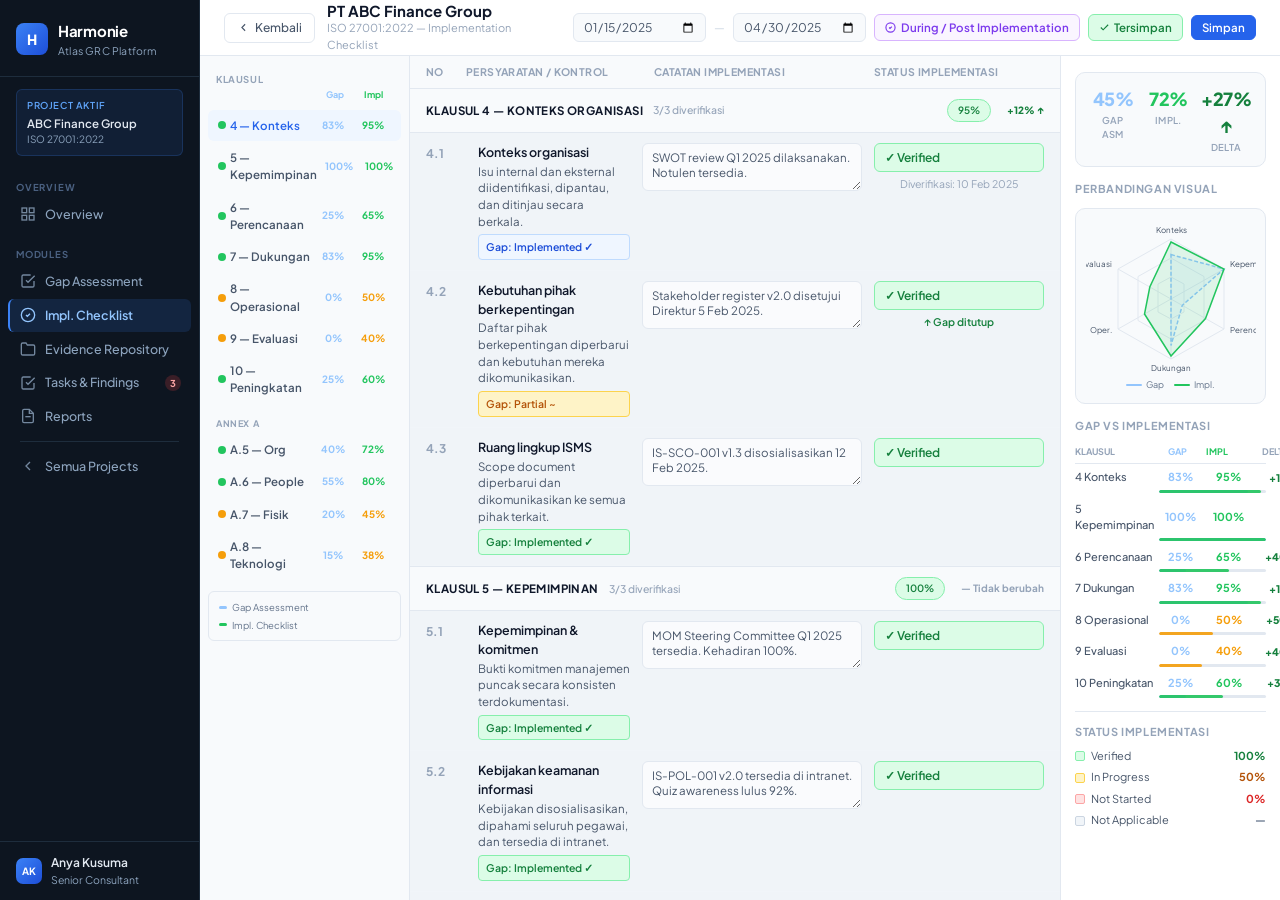
<file: implementation-checklist.html>
<!DOCTYPE html>
<html lang="id">
<head>
<meta charset="UTF-8">
<meta name="viewport" content="width=device-width, initial-scale=1.0">
<title>Implementation Checklist — Harmonie (Atlas GRC)</title>
<link rel="stylesheet" href="styles.css">
<style>
  body { overflow: hidden; }
  .assessment-shell { height: calc(100vh - 56px); }

  /* Comparison panel extras */
  .cmp-row {
    display: grid;
    grid-template-columns: 80px 44px 44px 52px;
    align-items: center;
    gap: 4px;
    margin-bottom: 7px;
  }
  .cmp-label { font-size: 11px; color: var(--text-secondary); font-weight: 500; }
  .cmp-val { font-size: 11px; font-weight: 700; text-align: center; }
  .cmp-delta {
    font-size: 10.5px;
    font-weight: 800;
    text-align: right;
    white-space: nowrap;
  }
  .delta-up   { color: #15803d; }
  .delta-zero { color: #94a3b8; }
  .delta-down { color: #dc2626; }

  .cmp-bar-wrap {
    background: #e2e8f0;
    border-radius: 999px;
    overflow: hidden;
    height: 3px;
    margin-top: 2px;
    position: relative;
  }
  .cmp-bar-gap {
    height: 100%;
    border-radius: 999px;
    background: #93c5fd;
    position: absolute;
    top: 0; left: 0;
  }
  .cmp-bar-impl {
    height: 100%;
    border-radius: 999px;
    background: #22c55e;
    position: absolute;
    top: 0; left: 0;
    opacity: 0.9;
  }

  /* Status select for checklist */
  .impl-select {
    width: 100%;
    padding: 6px 10px;
    border: 1px solid var(--border);
    border-radius: var(--radius-sm);
    font-family: inherit;
    font-size: 12px;
    font-weight: 600;
    background: white;
    cursor: pointer;
    appearance: none;
    background-image: url("data:image/svg+xml,%3Csvg xmlns='http://www.w3.org/2000/svg' width='12' height='12' viewBox='0 0 24 24' fill='none' stroke='%2394a3b8' stroke-width='2'%3E%3Cpath d='m6 9 6 6 6-6'/%3E%3C/svg%3E");
    background-repeat: no-repeat;
    background-position: right 8px center;
    padding-right: 26px;
  }
  .impl-select:focus { outline: none; border-color: var(--primary); }

  /* Gap score badge in clause nav */
  .clause-nav-gap {
    font-size: 9px;
    color: #93c5fd;
    font-weight: 600;
    margin-left: auto;
    white-space: nowrap;
    text-align: right;
    line-height: 1.2;
  }

  /* Overall summary bar */
  .overall-bar {
    display: grid;
    grid-template-columns: 1fr 1fr 1fr;
    gap: 10px;
    background: #f8fafc;
    border: 1px solid var(--border);
    border-radius: var(--radius);
    padding: 12px 14px;
    margin-bottom: 14px;
  }
  .overall-item { text-align: center; }
  .overall-val { font-size: 18px; font-weight: 800; letter-spacing: -0.5px; }
  .overall-lbl { font-size: 9.5px; text-transform: uppercase; letter-spacing: 0.4px; color: #94a3b8; font-weight: 600; margin-top: 1px; }
</style>
</head>
<body>
<div class="app-shell">

  <!-- SIDEBAR -->
  <aside class="sidebar">
    <div class="sidebar-header">
      <div class="sidebar-logo">
        <div class="sidebar-logo-icon">H</div>
        <div>
          <div class="sidebar-brand-name">Harmonie</div>
          <div class="sidebar-brand-sub">Atlas GRC Platform</div>
        </div>
      </div>
    </div>
    <div class="sidebar-project-ctx">
      <div class="ctx-label">Project Aktif</div>
      <div class="ctx-name">ABC Finance Group</div>
      <div class="ctx-framework">ISO 27001:2022</div>
    </div>
    <nav class="sidebar-nav">
      <div class="nav-section-label">Overview</div>
      <a href="project-detail.html" class="nav-item">
        <svg class="nav-icon" viewBox="0 0 24 24" fill="none" stroke="currentColor" stroke-width="2"><rect x="3" y="3" width="7" height="7"/><rect x="14" y="3" width="7" height="7"/><rect x="3" y="14" width="7" height="7"/><rect x="14" y="14" width="7" height="7"/></svg>
        Overview
      </a>
      <div class="nav-section-label" style="margin-top:8px">Modules</div>
      <a href="gap-assessment.html" class="nav-item">
        <svg class="nav-icon" viewBox="0 0 24 24" fill="none" stroke="currentColor" stroke-width="2"><path d="M9 11l3 3L22 4"/><path d="M21 12v7a2 2 0 0 1-2 2H5a2 2 0 0 1-2-2V5a2 2 0 0 1 2-2h11"/></svg>
        Gap Assessment
      </a>
      <a href="implementation-checklist.html" class="nav-item active">
        <svg class="nav-icon" viewBox="0 0 24 24" fill="none" stroke="currentColor" stroke-width="2"><path d="M12 22c5.523 0 10-4.477 10-10S17.523 2 12 2 2 6.477 2 12s4.477 10 10 10z"/><path d="m9 12 2 2 4-4"/></svg>
        Impl. Checklist
      </a>
      <a href="evidence-repository.html" class="nav-item">
        <svg class="nav-icon" viewBox="0 0 24 24" fill="none" stroke="currentColor" stroke-width="2"><path d="M22 19a2 2 0 0 1-2 2H4a2 2 0 0 1-2-2V5a2 2 0 0 1 2-2h5l2 3h9a2 2 0 0 1 2 2z"/></svg>
        Evidence Repository
      </a>
      <a href="tasks-findings.html" class="nav-item">
        <svg class="nav-icon" viewBox="0 0 24 24" fill="none" stroke="currentColor" stroke-width="2"><path d="M9 11l3 3L22 4"/><path d="M21 12v7a2 2 0 0 1-2 2H5a2 2 0 0 1-2-2V5a2 2 0 0 1 2-2h11"/></svg>
        Tasks & Findings
        <span class="nav-badge">3</span>
      </a>
      <a href="reports.html" class="nav-item">
        <svg class="nav-icon" viewBox="0 0 24 24" fill="none" stroke="currentColor" stroke-width="2"><path d="M14 2H6a2 2 0 0 0-2 2v16a2 2 0 0 0 2 2h12a2 2 0 0 0 2-2V8z"/><polyline points="14,2 14,8 20,8"/><line x1="16" y1="13" x2="8" y2="13"/></svg>
        Reports
      </a>
      <div class="sidebar-divider"></div>
      <a href="projects.html" class="nav-item">
        <svg class="nav-icon" viewBox="0 0 24 24" fill="none" stroke="currentColor" stroke-width="2"><path d="m15 18-6-6 6-6"/></svg>
        Semua Projects
      </a>
    </nav>
    <div class="sidebar-footer">
      <div class="user-info">
        <div class="avatar av-blue">AK</div>
        <div>
          <div class="user-name">Anya Kusuma</div>
          <div class="user-role">Senior Consultant</div>
        </div>
      </div>
    </div>
  </aside>

  <!-- MAIN -->
  <div class="main-content">
    <!-- TOPBAR -->
    <div class="topbar">
      <a href="project-detail.html" class="topbar-back">
        <svg width="13" height="13" viewBox="0 0 24 24" fill="none" stroke="currentColor" stroke-width="2"><path d="m15 18-6-6 6-6"/></svg>
        Kembali
      </a>
      <div class="topbar-title-area">
        <div class="topbar-title">PT ABC Finance Group</div>
        <div class="topbar-subtitle">ISO 27001:2022 — Implementation Checklist</div>
      </div>
      <div class="topbar-actions">
        <input type="date" class="date-input" value="2025-01-15">
        <span style="color:#cbd5e1;font-size:12px">—</span>
        <input type="date" class="date-input" value="2025-04-30">
        <!-- Phase badge -->
        <span style="display:inline-flex;align-items:center;gap:5px;padding:4px 10px;background:#faf5ff;border:1px solid #d8b4fe;border-radius:6px;font-size:11.5px;font-weight:600;color:#7c3aed">
          <svg width="11" height="11" viewBox="0 0 24 24" fill="none" stroke="currentColor" stroke-width="2.5"><path d="M12 22c5.523 0 10-4.477 10-10S17.523 2 12 2 2 6.477 2 12s4.477 10 10 10z"/><path d="m9 12 2 2 4-4"/></svg>
          During / Post Implementation
        </span>
        <span class="saved-badge">
          <svg width="11" height="11" viewBox="0 0 24 24" fill="none" stroke="currentColor" stroke-width="2.5"><path d="M20 6 9 17l-5-5"/></svg>
          Tersimpan
        </span>
        <button class="btn btn-primary btn-sm">Simpan</button>
      </div>
    </div>

    <!-- BODY -->
    <div class="assessment-shell" style="display:flex">

      <!-- CLAUSE NAV (left) — shows both Gap and Checklist scores -->
      <div class="clause-nav" style="width:210px;min-width:210px">
        <div style="font-size:9.5px;font-weight:700;text-transform:uppercase;letter-spacing:0.6px;color:#94a3b8;padding:4px 8px 2px">Klausul</div>
        <div style="font-size:9px;color:#94a3b8;padding:0 10px 8px;display:grid;grid-template-columns:1fr 36px 36px;gap:2px">
          <span></span>
          <span style="text-align:center;color:#93c5fd;font-weight:700">Gap</span>
          <span style="text-align:center;color:#22c55e;font-weight:700">Impl</span>
        </div>

        <a href="#kl4" class="clause-nav-item active" style="display:grid;grid-template-columns:8px 1fr 36px 36px;gap:4px;align-items:center">
          <div class="clause-score-dot dot-green"></div>
          <span class="clause-nav-label">4 — Konteks</span>
          <span style="font-size:10px;font-weight:700;color:#93c5fd;text-align:center">83%</span>
          <span style="font-size:10px;font-weight:700;color:#22c55e;text-align:center">95%</span>
        </a>
        <a href="#kl5" class="clause-nav-item" style="display:grid;grid-template-columns:8px 1fr 36px 36px;gap:4px;align-items:center">
          <div class="clause-score-dot dot-green"></div>
          <span class="clause-nav-label">5 — Kepemimpinan</span>
          <span style="font-size:10px;font-weight:700;color:#93c5fd;text-align:center">100%</span>
          <span style="font-size:10px;font-weight:700;color:#22c55e;text-align:center">100%</span>
        </a>
        <a href="#kl6" class="clause-nav-item" style="display:grid;grid-template-columns:8px 1fr 36px 36px;gap:4px;align-items:center">
          <div class="clause-score-dot dot-green"></div>
          <span class="clause-nav-label">6 — Perencanaan</span>
          <span style="font-size:10px;font-weight:700;color:#93c5fd;text-align:center">25%</span>
          <span style="font-size:10px;font-weight:700;color:#22c55e;text-align:center">65%</span>
        </a>
        <a href="#kl7" class="clause-nav-item" style="display:grid;grid-template-columns:8px 1fr 36px 36px;gap:4px;align-items:center">
          <div class="clause-score-dot dot-green"></div>
          <span class="clause-nav-label">7 — Dukungan</span>
          <span style="font-size:10px;font-weight:700;color:#93c5fd;text-align:center">83%</span>
          <span style="font-size:10px;font-weight:700;color:#22c55e;text-align:center">95%</span>
        </a>
        <a href="#kl8" class="clause-nav-item" style="display:grid;grid-template-columns:8px 1fr 36px 36px;gap:4px;align-items:center">
          <div class="clause-score-dot dot-amber"></div>
          <span class="clause-nav-label">8 — Operasional</span>
          <span style="font-size:10px;font-weight:700;color:#93c5fd;text-align:center">0%</span>
          <span style="font-size:10px;font-weight:700;color:#f59e0b;text-align:center">50%</span>
        </a>
        <a href="#kl9" class="clause-nav-item" style="display:grid;grid-template-columns:8px 1fr 36px 36px;gap:4px;align-items:center">
          <div class="clause-score-dot dot-amber"></div>
          <span class="clause-nav-label">9 — Evaluasi</span>
          <span style="font-size:10px;font-weight:700;color:#93c5fd;text-align:center">0%</span>
          <span style="font-size:10px;font-weight:700;color:#f59e0b;text-align:center">40%</span>
        </a>
        <a href="#kl10" class="clause-nav-item" style="display:grid;grid-template-columns:8px 1fr 36px 36px;gap:4px;align-items:center">
          <div class="clause-score-dot dot-green"></div>
          <span class="clause-nav-label">10 — Peningkatan</span>
          <span style="font-size:10px;font-weight:700;color:#93c5fd;text-align:center">25%</span>
          <span style="font-size:10px;font-weight:700;color:#22c55e;text-align:center">60%</span>
        </a>

        <div style="font-size:9px;font-weight:700;text-transform:uppercase;letter-spacing:0.6px;color:#94a3b8;padding:12px 8px 4px">Annex A</div>
        <a href="#annexA5" class="clause-nav-item" style="display:grid;grid-template-columns:8px 1fr 36px 36px;gap:4px;align-items:center">
          <div class="clause-score-dot dot-green"></div>
          <span class="clause-nav-label">A.5 — Org</span>
          <span style="font-size:10px;font-weight:700;color:#93c5fd;text-align:center">40%</span>
          <span style="font-size:10px;font-weight:700;color:#22c55e;text-align:center">72%</span>
        </a>
        <a href="#annexA6" class="clause-nav-item" style="display:grid;grid-template-columns:8px 1fr 36px 36px;gap:4px;align-items:center">
          <div class="clause-score-dot dot-green"></div>
          <span class="clause-nav-label">A.6 — People</span>
          <span style="font-size:10px;font-weight:700;color:#93c5fd;text-align:center">55%</span>
          <span style="font-size:10px;font-weight:700;color:#22c55e;text-align:center">80%</span>
        </a>
        <a href="#annexA7" class="clause-nav-item" style="display:grid;grid-template-columns:8px 1fr 36px 36px;gap:4px;align-items:center">
          <div class="clause-score-dot dot-amber"></div>
          <span class="clause-nav-label">A.7 — Fisik</span>
          <span style="font-size:10px;font-weight:700;color:#93c5fd;text-align:center">20%</span>
          <span style="font-size:10px;font-weight:700;color:#f59e0b;text-align:center">45%</span>
        </a>
        <a href="#annexA8" class="clause-nav-item" style="display:grid;grid-template-columns:8px 1fr 36px 36px;gap:4px;align-items:center">
          <div class="clause-score-dot dot-amber"></div>
          <span class="clause-nav-label">A.8 — Teknologi</span>
          <span style="font-size:10px;font-weight:700;color:#93c5fd;text-align:center">15%</span>
          <span style="font-size:10px;font-weight:700;color:#f59e0b;text-align:center">38%</span>
        </a>

        <!-- Column header legend at bottom -->
        <div style="margin-top:12px;padding:8px 10px;background:#f8fafc;border:1px solid #e2e8f0;border-radius:6px;font-size:9.5px">
          <div style="display:flex;align-items:center;gap:5px;margin-bottom:3px">
            <div style="width:8px;height:3px;background:#93c5fd;border-radius:2px"></div>
            <span style="color:#64748b">Gap Assessment</span>
          </div>
          <div style="display:flex;align-items:center;gap:5px">
            <div style="width:8px;height:3px;background:#22c55e;border-radius:2px"></div>
            <span style="color:#64748b">Impl. Checklist</span>
          </div>
        </div>
      </div>

      <!-- CENTER — Checklist Table -->
      <div class="assessment-center">

        <!-- Table header -->
        <div style="display:grid;grid-template-columns:40px 1fr 220px 170px;padding:8px 16px;background:#f8fafc;border-bottom:1px solid #e2e8f0;position:sticky;top:0;z-index:20">
          <div style="font-size:10.5px;font-weight:700;color:#94a3b8;text-transform:uppercase;letter-spacing:0.4px">No</div>
          <div style="font-size:10.5px;font-weight:700;color:#94a3b8;text-transform:uppercase;letter-spacing:0.4px">Persyaratan / Kontrol</div>
          <div style="font-size:10.5px;font-weight:700;color:#94a3b8;text-transform:uppercase;letter-spacing:0.4px">Catatan Implementasi</div>
          <div style="font-size:10.5px;font-weight:700;color:#94a3b8;text-transform:uppercase;letter-spacing:0.4px">Status Implementasi</div>
        </div>

        <!-- KLAUSUL 4 -->
        <div class="clause-group" id="kl4">
          <div class="clause-group-header">
            <span class="clause-group-title">Klausul 4 — Konteks Organisasi</span>
            <span class="clause-group-count">3/3 diverifikasi</span>
            <span class="badge badge-implemented" style="font-size:10px;margin-left:auto">95%</span>
            <span style="font-size:10px;font-weight:800;color:#15803d;margin-left:6px">+12% ↑</span>
          </div>

          <div class="req-row" style="grid-template-columns:40px 1fr 220px 170px">
            <div class="req-number">4.1</div>
            <div class="req-content">
              <div class="req-title">Konteks organisasi</div>
              <div class="req-desc">Isu internal dan eksternal diidentifikasi, dipantau, dan ditinjau secara berkala.</div>
              <div style="margin-top:4px;padding:4px 7px;background:#eff6ff;border:1px solid #bfdbfe;border-radius:4px;font-size:10.5px;color:#1d4ed8;font-weight:600">Gap: Implemented ✓</div>
            </div>
            <textarea class="req-notes" placeholder="Catatan implementasi, referensi dokumen...">SWOT review Q1 2025 dilaksanakan. Notulen tersedia.</textarea>
            <div>
              <select class="impl-select" style="background:#dcfce7;color:#15803d;border-color:#86efac" onchange="updateImplStatus(this)">
                <option value="verified" selected>✓ Verified</option>
                <option value="in-progress">⟳ In Progress</option>
                <option value="not-started">✗ Not Started</option>
                <option value="na">— Not Applicable</option>
              </select>
              <div style="font-size:10.5px;color:#94a3b8;margin-top:4px;text-align:center">Diverifikasi: 10 Feb 2025</div>
            </div>
          </div>

          <div class="req-row" style="grid-template-columns:40px 1fr 220px 170px">
            <div class="req-number">4.2</div>
            <div class="req-content">
              <div class="req-title">Kebutuhan pihak berkepentingan</div>
              <div class="req-desc">Daftar pihak berkepentingan diperbarui dan kebutuhan mereka dikomunikasikan.</div>
              <div style="margin-top:4px;padding:4px 7px;background:#fef3c7;border:1px solid #fcd34d;border-radius:4px;font-size:10.5px;color:#b45309;font-weight:600">Gap: Partial ~</div>
            </div>
            <textarea class="req-notes" placeholder="Catatan implementasi, referensi dokumen...">Stakeholder register v2.0 disetujui Direktur 5 Feb 2025.</textarea>
            <div>
              <select class="impl-select" style="background:#dcfce7;color:#15803d;border-color:#86efac" onchange="updateImplStatus(this)">
                <option value="verified" selected>✓ Verified</option>
                <option value="in-progress">⟳ In Progress</option>
                <option value="not-started">✗ Not Started</option>
                <option value="na">— Not Applicable</option>
              </select>
              <div style="font-size:10.5px;color:#15803d;margin-top:4px;text-align:center;font-weight:600">↑ Gap ditutup</div>
            </div>
          </div>

          <div class="req-row" style="grid-template-columns:40px 1fr 220px 170px">
            <div class="req-number">4.3</div>
            <div class="req-content">
              <div class="req-title">Ruang lingkup ISMS</div>
              <div class="req-desc">Scope document diperbarui dan dikomunikasikan ke semua pihak terkait.</div>
              <div style="margin-top:4px;padding:4px 7px;background:#dcfce7;border:1px solid #86efac;border-radius:4px;font-size:10.5px;color:#15803d;font-weight:600">Gap: Implemented ✓</div>
            </div>
            <textarea class="req-notes" placeholder="Catatan implementasi, referensi dokumen...">IS-SCO-001 v1.3 disosialisasikan 12 Feb 2025.</textarea>
            <div>
              <select class="impl-select" style="background:#dcfce7;color:#15803d;border-color:#86efac" onchange="updateImplStatus(this)">
                <option value="verified" selected>✓ Verified</option>
                <option value="in-progress">⟳ In Progress</option>
                <option value="not-started">✗ Not Started</option>
                <option value="na">— Not Applicable</option>
              </select>
            </div>
          </div>
        </div>

        <!-- KLAUSUL 5 -->
        <div class="clause-group" id="kl5">
          <div class="clause-group-header">
            <span class="clause-group-title">Klausul 5 — Kepemimpinan</span>
            <span class="clause-group-count">3/3 diverifikasi</span>
            <span class="badge badge-implemented" style="font-size:10px;margin-left:auto">100%</span>
            <span style="font-size:10px;font-weight:700;color:#94a3b8;margin-left:6px">— Tidak berubah</span>
          </div>

          <div class="req-row" style="grid-template-columns:40px 1fr 220px 170px">
            <div class="req-number">5.1</div>
            <div class="req-content">
              <div class="req-title">Kepemimpinan & komitmen</div>
              <div class="req-desc">Bukti komitmen manajemen puncak secara konsisten terdokumentasi.</div>
              <div style="margin-top:4px;padding:4px 7px;background:#dcfce7;border:1px solid #86efac;border-radius:4px;font-size:10.5px;color:#15803d;font-weight:600">Gap: Implemented ✓</div>
            </div>
            <textarea class="req-notes" placeholder="Catatan implementasi...">MOM Steering Committee Q1 2025 tersedia. Kehadiran 100%.</textarea>
            <div>
              <select class="impl-select" style="background:#dcfce7;color:#15803d;border-color:#86efac" onchange="updateImplStatus(this)">
                <option value="verified" selected>✓ Verified</option>
                <option value="in-progress">⟳ In Progress</option>
                <option value="not-started">✗ Not Started</option>
                <option value="na">— Not Applicable</option>
              </select>
            </div>
          </div>

          <div class="req-row" style="grid-template-columns:40px 1fr 220px 170px">
            <div class="req-number">5.2</div>
            <div class="req-content">
              <div class="req-title">Kebijakan keamanan informasi</div>
              <div class="req-desc">Kebijakan disosialisasikan, dipahami seluruh pegawai, dan tersedia di intranet.</div>
              <div style="margin-top:4px;padding:4px 7px;background:#dcfce7;border:1px solid #86efac;border-radius:4px;font-size:10.5px;color:#15803d;font-weight:600">Gap: Implemented ✓</div>
            </div>
            <textarea class="req-notes" placeholder="Catatan implementasi...">IS-POL-001 v2.0 tersedia di intranet. Quiz awareness lulus 92%.</textarea>
            <div>
              <select class="impl-select" style="background:#dcfce7;color:#15803d;border-color:#86efac" onchange="updateImplStatus(this)">
                <option value="verified" selected>✓ Verified</option>
                <option value="in-progress">⟳ In Progress</option>
                <option value="not-started">✗ Not Started</option>
                <option value="na">— Not Applicable</option>
              </select>
            </div>
          </div>

          <div class="req-row" style="grid-template-columns:40px 1fr 220px 170px">
            <div class="req-number">5.3</div>
            <div class="req-content">
              <div class="req-title">Peran & tanggung jawab</div>
              <div class="req-desc">RACI matrix ISMS telah difinalisasi dan dikomunikasikan ke seluruh unit.</div>
              <div style="margin-top:4px;padding:4px 7px;background:#dcfce7;border:1px solid #86efac;border-radius:4px;font-size:10.5px;color:#15803d;font-weight:600">Gap: Implemented ✓</div>
            </div>
            <textarea class="req-notes" placeholder="Catatan implementasi...">RACI v2.1 ditetapkan dalam SK Direktur No. 02/2025.</textarea>
            <div>
              <select class="impl-select" style="background:#dcfce7;color:#15803d;border-color:#86efac" onchange="updateImplStatus(this)">
                <option value="verified" selected>✓ Verified</option>
                <option value="in-progress">⟳ In Progress</option>
                <option value="not-started">✗ Not Started</option>
                <option value="na">— Not Applicable</option>
              </select>
            </div>
          </div>
        </div>

        <!-- KLAUSUL 6 -->
        <div class="clause-group" id="kl6">
          <div class="clause-group-header">
            <span class="clause-group-title">Klausul 6 — Perencanaan</span>
            <span class="clause-group-count">1/2 diverifikasi</span>
            <span class="badge badge-partial" style="font-size:10px;margin-left:auto">65%</span>
            <span style="font-size:10px;font-weight:800;color:#15803d;margin-left:6px">+40% ↑</span>
          </div>

          <div class="req-row" style="grid-template-columns:40px 1fr 220px 170px">
            <div class="req-number">6.1</div>
            <div class="req-content">
              <div class="req-title">Manajemen risiko</div>
              <div class="req-desc">Risk assessment telah dijalankan, risk register tersedia dan disetujui.</div>
              <div style="margin-top:4px;padding:4px 7px;background:#fef3c7;border:1px solid #fcd34d;border-radius:4px;font-size:10.5px;color:#b45309;font-weight:600">Gap: Partial ~</div>
            </div>
            <textarea class="req-notes" placeholder="Catatan implementasi...">Risk register v1.0 disetujui 8 Feb 2025. 47 risiko teridentifikasi.</textarea>
            <div>
              <select class="impl-select" style="background:#dcfce7;color:#15803d;border-color:#86efac" onchange="updateImplStatus(this)">
                <option value="verified" selected>✓ Verified</option>
                <option value="in-progress">⟳ In Progress</option>
                <option value="not-started">✗ Not Started</option>
                <option value="na">— Not Applicable</option>
              </select>
              <div style="font-size:10.5px;color:#15803d;margin-top:4px;text-align:center;font-weight:600">↑ Gap ditutup</div>
            </div>
          </div>

          <div class="req-row" style="grid-template-columns:40px 1fr 220px 170px">
            <div class="req-number">6.2</div>
            <div class="req-content">
              <div class="req-title">Tujuan keamanan informasi</div>
              <div class="req-desc">ISMS objectives ditetapkan, terukur, dikomunikasikan, dan dipantau.</div>
              <div style="margin-top:4px;padding:4px 7px;background:#fee2e2;border:1px solid #fca5a5;border-radius:4px;font-size:10.5px;color:#b91c1c;font-weight:600">Gap: Not Implemented ✗</div>
            </div>
            <textarea class="req-notes" placeholder="Catatan implementasi...">KPI ISMS draf sudah ada, menunggu approval management.</textarea>
            <div>
              <select class="impl-select" style="background:#fef3c7;color:#b45309;border-color:#fcd34d" onchange="updateImplStatus(this)">
                <option value="verified">✓ Verified</option>
                <option value="in-progress" selected>⟳ In Progress</option>
                <option value="not-started">✗ Not Started</option>
                <option value="na">— Not Applicable</option>
              </select>
            </div>
          </div>
        </div>

        <!-- KLAUSUL 8 -->
        <div class="clause-group" id="kl8">
          <div class="clause-group-header">
            <span class="clause-group-title">Klausul 8 — Operasional</span>
            <span class="clause-group-count">1/2 diverifikasi</span>
            <span class="badge badge-partial" style="font-size:10px;margin-left:auto">50%</span>
            <span style="font-size:10px;font-weight:800;color:#15803d;margin-left:6px">+50% ↑</span>
          </div>

          <div class="req-row" style="grid-template-columns:40px 1fr 220px 170px">
            <div class="req-number">8.1</div>
            <div class="req-content">
              <div class="req-title">Perencanaan & pengendalian operasional</div>
              <div class="req-desc">Prosedur operasional keamanan diterapkan dan dipantau secara aktif.</div>
              <div style="margin-top:4px;padding:4px 7px;background:#fee2e2;border:1px solid #fca5a5;border-radius:4px;font-size:10.5px;color:#b91c1c;font-weight:600">Gap: Not Implemented ✗</div>
            </div>
            <textarea class="req-notes" placeholder="Catatan implementasi...">SOP operasional keamanan v1.0 selesai dan efektif 1 Mar 2025.</textarea>
            <div>
              <select class="impl-select" style="background:#dcfce7;color:#15803d;border-color:#86efac" onchange="updateImplStatus(this)">
                <option value="verified" selected>✓ Verified</option>
                <option value="in-progress">⟳ In Progress</option>
                <option value="not-started">✗ Not Started</option>
                <option value="na">— Not Applicable</option>
              </select>
              <div style="font-size:10.5px;color:#15803d;margin-top:4px;text-align:center;font-weight:600">↑ Gap ditutup</div>
            </div>
          </div>

          <div class="req-row" style="grid-template-columns:40px 1fr 220px 170px">
            <div class="req-number">8.2</div>
            <div class="req-content">
              <div class="req-title">Information security risk assessment</div>
              <div class="req-desc">Risk assessment siklus pertama telah dilaksanakan dan didokumentasikan.</div>
              <div style="margin-top:4px;padding:4px 7px;background:#fee2e2;border:1px solid #fca5a5;border-radius:4px;font-size:10.5px;color:#b91c1c;font-weight:600">Gap: Not Implemented ✗</div>
            </div>
            <textarea class="req-notes" placeholder="Catatan implementasi..."></textarea>
            <div>
              <select class="impl-select" style="background:#fef3c7;color:#b45309;border-color:#fcd34d" onchange="updateImplStatus(this)">
                <option value="verified">✓ Verified</option>
                <option value="in-progress" selected>⟳ In Progress</option>
                <option value="not-started">✗ Not Started</option>
                <option value="na">— Not Applicable</option>
              </select>
            </div>
          </div>
        </div>

        <!-- KLAUSUL 9 -->
        <div class="clause-group" id="kl9">
          <div class="clause-group-header">
            <span class="clause-group-title">Klausul 9 — Evaluasi Kinerja</span>
            <span class="clause-group-count">1/3 diverifikasi</span>
            <span class="badge badge-partial" style="font-size:10px;margin-left:auto">40%</span>
            <span style="font-size:10px;font-weight:800;color:#15803d;margin-left:6px">+40% ↑</span>
          </div>

          <div class="req-row" style="grid-template-columns:40px 1fr 220px 170px">
            <div class="req-number">9.1</div>
            <div class="req-content">
              <div class="req-title">Pemantauan, pengukuran & evaluasi</div>
              <div class="req-desc">KPI keamanan informasi dipantau secara periodik dan dilaporkan ke manajemen.</div>
              <div style="margin-top:4px;padding:4px 7px;background:#fee2e2;border:1px solid #fca5a5;border-radius:4px;font-size:10.5px;color:#b91c1c;font-weight:600">Gap: Not Implemented ✗</div>
            </div>
            <textarea class="req-notes" placeholder="Catatan implementasi...">Dashboard KPI ISMS live di intranet sejak 1 Mar 2025.</textarea>
            <div>
              <select class="impl-select" style="background:#dcfce7;color:#15803d;border-color:#86efac" onchange="updateImplStatus(this)">
                <option value="verified" selected>✓ Verified</option>
                <option value="in-progress">⟳ In Progress</option>
                <option value="not-started">✗ Not Started</option>
                <option value="na">— Not Applicable</option>
              </select>
              <div style="font-size:10.5px;color:#15803d;margin-top:4px;text-align:center;font-weight:600">↑ Gap ditutup</div>
            </div>
          </div>

          <div class="req-row" style="grid-template-columns:40px 1fr 220px 170px">
            <div class="req-number">9.2</div>
            <div class="req-content">
              <div class="req-title">Internal audit</div>
              <div class="req-desc">Program internal audit telah dijadwalkan dan audit pertama dilaksanakan.</div>
              <div style="margin-top:4px;padding:4px 7px;background:#fee2e2;border:1px solid #fca5a5;border-radius:4px;font-size:10.5px;color:#b91c1c;font-weight:600">Gap: Not Implemented ✗</div>
            </div>
            <textarea class="req-notes" placeholder="Catatan implementasi...">Jadwal audit Q2 2025 sudah ditetapkan.</textarea>
            <div>
              <select class="impl-select" style="background:#fef3c7;color:#b45309;border-color:#fcd34d" onchange="updateImplStatus(this)">
                <option value="verified">✓ Verified</option>
                <option value="in-progress" selected>⟳ In Progress</option>
                <option value="not-started">✗ Not Started</option>
                <option value="na">— Not Applicable</option>
              </select>
            </div>
          </div>

          <div class="req-row" style="grid-template-columns:40px 1fr 220px 170px">
            <div class="req-number">9.3</div>
            <div class="req-content">
              <div class="req-title">Management review</div>
              <div class="req-desc">Tinjauan manajemen pertama telah terlaksana dengan agenda sesuai standar.</div>
              <div style="margin-top:4px;padding:4px 7px;background:#fee2e2;border:1px solid #fca5a5;border-radius:4px;font-size:10.5px;color:#b91c1c;font-weight:600">Gap: Not Implemented ✗</div>
            </div>
            <textarea class="req-notes" placeholder="Catatan implementasi..."></textarea>
            <div>
              <select class="impl-select" onchange="updateImplStatus(this)">
                <option value="verified">✓ Verified</option>
                <option value="in-progress">⟳ In Progress</option>
                <option value="not-started" selected>✗ Not Started</option>
                <option value="na">— Not Applicable</option>
              </select>
            </div>
          </div>
        </div>

        <!-- KLAUSUL 10 -->
        <div class="clause-group" id="kl10">
          <div class="clause-group-header">
            <span class="clause-group-title">Klausul 10 — Peningkatan Berkelanjutan</span>
            <span class="clause-group-count">1/2 diverifikasi</span>
            <span class="badge badge-partial" style="font-size:10px;margin-left:auto">60%</span>
            <span style="font-size:10px;font-weight:800;color:#15803d;margin-left:6px">+35% ↑</span>
          </div>

          <div class="req-row" style="grid-template-columns:40px 1fr 220px 170px">
            <div class="req-number">10.1</div>
            <div class="req-content">
              <div class="req-title">Peningkatan berkelanjutan</div>
              <div class="req-desc">Siklus PDCA berjalan dengan bukti improvement yang terdokumentasi.</div>
              <div style="margin-top:4px;padding:4px 7px;background:#fef3c7;border:1px solid #fcd34d;border-radius:4px;font-size:10.5px;color:#b45309;font-weight:600">Gap: Partial ~</div>
            </div>
            <textarea class="req-notes" placeholder="Catatan implementasi...">PDCA cycle 2 telah selesai. Laporan improvement Q1 tersedia.</textarea>
            <div>
              <select class="impl-select" style="background:#dcfce7;color:#15803d;border-color:#86efac" onchange="updateImplStatus(this)">
                <option value="verified" selected>✓ Verified</option>
                <option value="in-progress">⟳ In Progress</option>
                <option value="not-started">✗ Not Started</option>
                <option value="na">— Not Applicable</option>
              </select>
              <div style="font-size:10.5px;color:#15803d;margin-top:4px;text-align:center;font-weight:600">↑ Gap ditutup</div>
            </div>
          </div>

          <div class="req-row" style="grid-template-columns:40px 1fr 220px 170px">
            <div class="req-number">10.2</div>
            <div class="req-content">
              <div class="req-title">Ketidaksesuaian & tindakan korektif</div>
              <div class="req-desc">Prosedur NC dan CA berjalan dengan rekaman yang memadai.</div>
              <div style="margin-top:4px;padding:4px 7px;background:#fee2e2;border:1px solid #fca5a5;border-radius:4px;font-size:10.5px;color:#b91c1c;font-weight:600">Gap: Not Implemented ✗</div>
            </div>
            <textarea class="req-notes" placeholder="Catatan implementasi...">IS-CAR-001 prosedur CA dibuat, 3 CA sedang berjalan.</textarea>
            <div>
              <select class="impl-select" style="background:#fef3c7;color:#b45309;border-color:#fcd34d" onchange="updateImplStatus(this)">
                <option value="verified">✓ Verified</option>
                <option value="in-progress" selected>⟳ In Progress</option>
                <option value="not-started">✗ Not Started</option>
                <option value="na">— Not Applicable</option>
              </select>
            </div>
          </div>
        </div>

      </div><!-- /assessment-center -->

      <!-- RIGHT PANEL — Comparison -->
      <div class="assessment-right" style="width:220px;min-width:220px">

        <!-- Overall summary -->
        <div class="overall-bar">
          <div class="overall-item">
            <div class="overall-val" style="color:#93c5fd">45%</div>
            <div class="overall-lbl">Gap Asm</div>
          </div>
          <div class="overall-item">
            <div class="overall-val" style="color:#22c55e">72%</div>
            <div class="overall-lbl">Impl.</div>
          </div>
          <div class="overall-item">
            <div class="overall-val" style="color:#15803d">+27% ↑</div>
            <div class="overall-lbl">Delta</div>
          </div>
        </div>

        <!-- Spider chart overlaid -->
        <div class="right-panel-title">Perbandingan Visual</div>
        <div class="spider-chart-wrap" style="margin-bottom:14px">
          <svg width="170" height="155" viewBox="0 0 170 155">
            <!-- Grid rings -->
            <polygon points="85,18 138,48 138,108 85,138 32,108 32,48" fill="none" stroke="#e2e8f0" stroke-width="1"/>
            <polygon points="85,37 118,55.5 118,99.5 85,118 52,99.5 52,55.5" fill="none" stroke="#e2e8f0" stroke-width="1"/>
            <polygon points="85,56 98,63 98,91 85,98 72,91 72,63" fill="none" stroke="#e2e8f0" stroke-width="1"/>
            <!-- Axis lines -->
            <line x1="85" y1="78" x2="85" y2="18" stroke="#e2e8f0" stroke-width="1"/>
            <line x1="85" y1="78" x2="138" y2="48" stroke="#e2e8f0" stroke-width="1"/>
            <line x1="85" y1="78" x2="138" y2="108" stroke="#e2e8f0" stroke-width="1"/>
            <line x1="85" y1="78" x2="85" y2="138" stroke="#e2e8f0" stroke-width="1"/>
            <line x1="85" y1="78" x2="32" y2="108" stroke="#e2e8f0" stroke-width="1"/>
            <line x1="85" y1="78" x2="32" y2="48" stroke="#e2e8f0" stroke-width="1"/>
            <!-- GAP polygon (blue dashed) -->
            <!-- Konteks(top)=0.83, Kepemimp(TR)=1.0, Perenc(BR)=0.25, Dukungan(B)=0.83, Operasional(BL)=0, Evaluasi(TL)=0 -->
            <polygon
              points="85,33.6 138,48 96.3,84.3 85,124.6 85,78 85,78"
              fill="rgba(147,197,253,0.10)" stroke="#93c5fd" stroke-width="1.5" stroke-dasharray="4,2"/>
            <!-- IMPL polygon (green solid) -->
            <!-- Konteks=0.95→85+(0-0)*0.95=85, 18+(78-18)*(1-0.95)=21; Kepemimp=1.0→138,48; Perenc=0.65→85+(53)*0.65=119.5,78+(30)*0.65=97.5; Dukungan=0.95→85,138+(78-138)*(1-0.95)=135; Operasional=0.5→85+(32-85)*0.5=58.5,78+(108-78)*0.5=93; Evaluasi=0.4→85+(32-85)*0.4=63.8,78+(48-78)*0.4=66 -->
            <polygon
              points="85,21 138,48 119.5,97.5 85,135 58.5,93 63.8,66"
              fill="rgba(34,197,94,0.12)" stroke="#22c55e" stroke-width="1.5"/>
            <!-- Labels -->
            <text x="85" y="12" text-anchor="middle" font-size="8" fill="#475569" font-family="Plus Jakarta Sans,sans-serif">Konteks</text>
            <text x="144" y="46" text-anchor="start" font-size="8" fill="#475569" font-family="Plus Jakarta Sans,sans-serif">Kepemimp.</text>
            <text x="144" y="112" text-anchor="start" font-size="8" fill="#475569" font-family="Plus Jakarta Sans,sans-serif">Perenc.</text>
            <text x="85" y="150" text-anchor="middle" font-size="8" fill="#475569" font-family="Plus Jakarta Sans,sans-serif">Dukungan</text>
            <text x="26" y="112" text-anchor="end" font-size="8" fill="#475569" font-family="Plus Jakarta Sans,sans-serif">Oper.</text>
            <text x="26" y="46" text-anchor="end" font-size="8" fill="#475569" font-family="Plus Jakarta Sans,sans-serif">Evaluasi</text>
          </svg>
          <div style="display:flex;gap:10px;justify-content:center;margin-top:2px">
            <div style="display:flex;align-items:center;gap:4px;font-size:9px;color:#64748b">
              <div style="width:16px;height:2px;background:#93c5fd;border-radius:2px"></div>Gap
            </div>
            <div style="display:flex;align-items:center;gap:4px;font-size:9px;color:#64748b">
              <div style="width:16px;height:2px;background:#22c55e;border-radius:2px"></div>Impl.
            </div>
          </div>
        </div>

        <!-- Delta comparison table -->
        <div class="right-panel-title">Gap vs Implementasi</div>

        <!-- Header -->
        <div style="display:grid;grid-template-columns:80px 36px 36px 50px;gap:4px;margin-bottom:5px;padding-bottom:5px;border-bottom:1px solid #e2e8f0">
          <span style="font-size:9px;font-weight:700;color:#94a3b8;text-transform:uppercase">Klausul</span>
          <span style="font-size:9px;font-weight:700;color:#93c5fd;text-align:center;text-transform:uppercase">Gap</span>
          <span style="font-size:9px;font-weight:700;color:#22c55e;text-align:center;text-transform:uppercase">Impl</span>
          <span style="font-size:9px;font-weight:700;color:#94a3b8;text-align:right;text-transform:uppercase">Delta</span>
        </div>

        <div class="cmp-row">
          <span class="cmp-label">4 Konteks</span>
          <span class="cmp-val" style="color:#93c5fd">83%</span>
          <span class="cmp-val" style="color:#22c55e">95%</span>
          <span class="cmp-delta delta-up">+12% ↑</span>
        </div>
        <div style="height:6px;display:grid;grid-template-columns:80px 1fr;gap:4px;margin-top:-5px;margin-bottom:7px">
          <span></span>
          <div class="cmp-bar-wrap"><div class="cmp-bar-gap" style="width:83%"></div><div class="cmp-bar-impl" style="width:95%"></div></div>
        </div>

        <div class="cmp-row">
          <span class="cmp-label">5 Kepemimpinan</span>
          <span class="cmp-val" style="color:#93c5fd">100%</span>
          <span class="cmp-val" style="color:#22c55e">100%</span>
          <span class="cmp-delta delta-zero">—</span>
        </div>
        <div style="height:6px;display:grid;grid-template-columns:80px 1fr;gap:4px;margin-top:-5px;margin-bottom:7px">
          <span></span>
          <div class="cmp-bar-wrap"><div class="cmp-bar-gap" style="width:100%"></div><div class="cmp-bar-impl" style="width:100%"></div></div>
        </div>

        <div class="cmp-row">
          <span class="cmp-label">6 Perencanaan</span>
          <span class="cmp-val" style="color:#93c5fd">25%</span>
          <span class="cmp-val" style="color:#22c55e">65%</span>
          <span class="cmp-delta delta-up">+40% ↑</span>
        </div>
        <div style="height:6px;display:grid;grid-template-columns:80px 1fr;gap:4px;margin-top:-5px;margin-bottom:7px">
          <span></span>
          <div class="cmp-bar-wrap"><div class="cmp-bar-gap" style="width:25%"></div><div class="cmp-bar-impl" style="width:65%"></div></div>
        </div>

        <div class="cmp-row">
          <span class="cmp-label">7 Dukungan</span>
          <span class="cmp-val" style="color:#93c5fd">83%</span>
          <span class="cmp-val" style="color:#22c55e">95%</span>
          <span class="cmp-delta delta-up">+12% ↑</span>
        </div>
        <div style="height:6px;display:grid;grid-template-columns:80px 1fr;gap:4px;margin-top:-5px;margin-bottom:7px">
          <span></span>
          <div class="cmp-bar-wrap"><div class="cmp-bar-gap" style="width:83%"></div><div class="cmp-bar-impl" style="width:95%"></div></div>
        </div>

        <div class="cmp-row">
          <span class="cmp-label">8 Operasional</span>
          <span class="cmp-val" style="color:#93c5fd">0%</span>
          <span class="cmp-val" style="color:#f59e0b">50%</span>
          <span class="cmp-delta delta-up">+50% ↑</span>
        </div>
        <div style="height:6px;display:grid;grid-template-columns:80px 1fr;gap:4px;margin-top:-5px;margin-bottom:7px">
          <span></span>
          <div class="cmp-bar-wrap"><div class="cmp-bar-gap" style="width:0%"></div><div class="cmp-bar-impl" style="width:50%;background:#f59e0b"></div></div>
        </div>

        <div class="cmp-row">
          <span class="cmp-label">9 Evaluasi</span>
          <span class="cmp-val" style="color:#93c5fd">0%</span>
          <span class="cmp-val" style="color:#f59e0b">40%</span>
          <span class="cmp-delta delta-up">+40% ↑</span>
        </div>
        <div style="height:6px;display:grid;grid-template-columns:80px 1fr;gap:4px;margin-top:-5px;margin-bottom:7px">
          <span></span>
          <div class="cmp-bar-wrap"><div class="cmp-bar-gap" style="width:0%"></div><div class="cmp-bar-impl" style="width:40%;background:#f59e0b"></div></div>
        </div>

        <div class="cmp-row">
          <span class="cmp-label">10 Peningkatan</span>
          <span class="cmp-val" style="color:#93c5fd">25%</span>
          <span class="cmp-val" style="color:#22c55e">60%</span>
          <span class="cmp-delta delta-up">+35% ↑</span>
        </div>
        <div style="height:6px;display:grid;grid-template-columns:80px 1fr;gap:4px;margin-top:-5px;margin-bottom:12px">
          <span></span>
          <div class="cmp-bar-wrap"><div class="cmp-bar-gap" style="width:25%"></div><div class="cmp-bar-impl" style="width:60%"></div></div>
        </div>

        <!-- Status legend -->
        <div style="border-top:1px solid #e2e8f0;padding-top:12px">
          <div class="right-panel-title" style="margin-bottom:7px">Status Implementasi</div>
          <div class="legend-item" style="margin-bottom:5px">
            <div style="display:flex;align-items:center;gap:6px">
              <div class="legend-dot" style="background:#dcfce7;border:1px solid #86efac"></div>
              <span style="font-size:11px">Verified</span>
            </div>
            <span style="font-size:11px;font-weight:700;color:#15803d">100%</span>
          </div>
          <div class="legend-item" style="margin-bottom:5px">
            <div style="display:flex;align-items:center;gap:6px">
              <div class="legend-dot" style="background:#fef3c7;border:1px solid #fcd34d"></div>
              <span style="font-size:11px">In Progress</span>
            </div>
            <span style="font-size:11px;font-weight:700;color:#b45309">50%</span>
          </div>
          <div class="legend-item" style="margin-bottom:5px">
            <div style="display:flex;align-items:center;gap:6px">
              <div class="legend-dot" style="background:#fee2e2;border:1px solid #fca5a5"></div>
              <span style="font-size:11px">Not Started</span>
            </div>
            <span style="font-size:11px;font-weight:700;color:#dc2626">0%</span>
          </div>
          <div class="legend-item">
            <div style="display:flex;align-items:center;gap:6px">
              <div class="legend-dot" style="background:#f1f5f9;border:1px solid #cbd5e1"></div>
              <span style="font-size:11px">Not Applicable</span>
            </div>
            <span style="font-size:11px;font-weight:700;color:#64748b">—</span>
          </div>
        </div>

      </div><!-- /right panel -->

    </div><!-- /assessment-shell -->
  </div>
</div>

<script>
function updateImplStatus(select) {
  const val = select.value;
  const colors = {
    'verified':     { bg:'#dcfce7', color:'#15803d', border:'#86efac' },
    'in-progress':  { bg:'#fef3c7', color:'#b45309', border:'#fcd34d' },
    'not-started':  { bg:'#fee2e2', color:'#b91c1c', border:'#fca5a5' },
    'na':           { bg:'#f1f5f9', color:'#64748b', border:'#cbd5e1' }
  };
  const c = colors[val];
  select.style.background   = c.bg;
  select.style.color        = c.color;
  select.style.borderColor  = c.border;
}
</script>
</body>
</html>
</file>
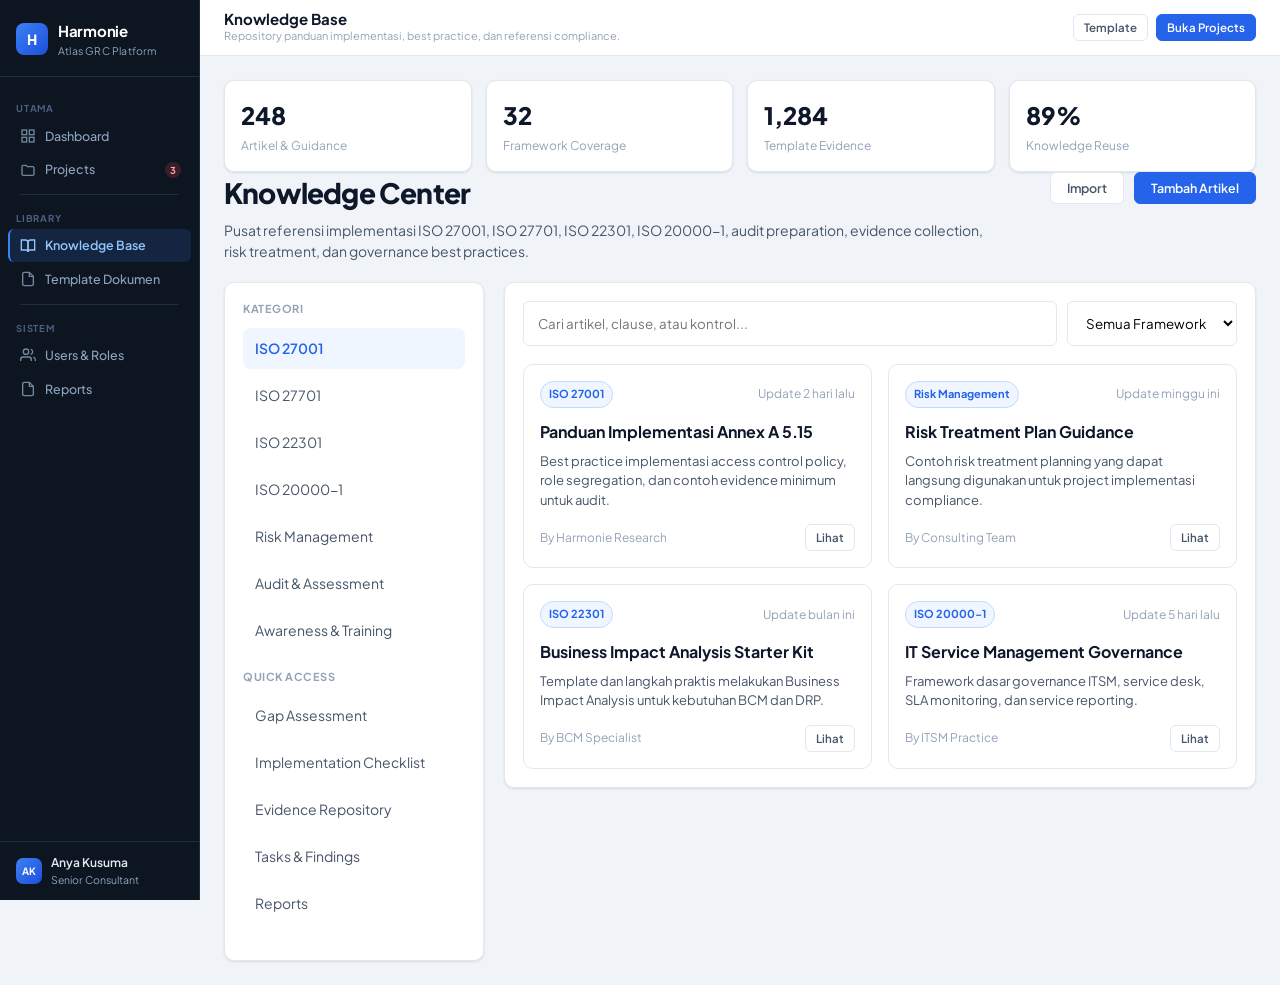
<file: knowledge-base.html>
<!DOCTYPE html>
<html lang="id">
<head>
<meta charset="UTF-8">
<meta name="viewport" content="width=device-width, initial-scale=1.0">
<title>Knowledge Base — Harmonie (Atlas GRC)</title>
<link rel="stylesheet" href="styles.css">
<style>
.kb-shell {
  padding: 24px;
}

.kb-header {
  display:flex;
  justify-content:space-between;
  align-items:flex-start;
  gap:16px;
  margin-bottom:20px;
}

.kb-title h1 {
  font-size:28px;
  font-weight:800;
  letter-spacing:-0.8px;
  margin-bottom:6px;
}

.kb-title p {
  color: var(--text-secondary);
  max-width: 760px;
}

.kb-actions {
  display:flex;
  gap:10px;
  align-items:center;
}

.kb-grid {
  display:grid;
  grid-template-columns: 260px 1fr;
  gap:20px;
}

.kb-sidebar {
  background:white;
  border:1px solid var(--border);
  border-radius: var(--radius);
  padding:18px;
  height:fit-content;
  box-shadow: var(--card-shadow);
}

.kb-main {
  display:flex;
  flex-direction:column;
  gap:18px;
}

.kb-card {
  background:white;
  border:1px solid var(--border);
  border-radius: var(--radius);
  padding:18px;
  box-shadow: var(--card-shadow);
}

.kb-search {
  display:flex;
  gap:10px;
  margin-bottom:18px;
}

.kb-search input {
  flex:1;
  padding:12px 14px;
  border:1px solid var(--border);
  border-radius: var(--radius-sm);
  background:white;
}

.kb-search select {
  padding:12px 14px;
  border:1px solid var(--border);
  border-radius: var(--radius-sm);
  background:white;
}

.kb-category {
  margin-bottom:18px;
}

.kb-category-title {
  font-size:11px;
  text-transform:uppercase;
  letter-spacing:0.5px;
  color: var(--text-muted);
  margin-bottom:10px;
  font-weight:700;
}

.kb-category a {
  display:block;
  padding:10px 12px;
  border-radius:8px;
  color: var(--text-secondary);
  margin-bottom:6px;
  transition: var(--transition);
}

.kb-category a:hover,
.kb-category a.active {
  background: var(--primary-light);
  color: var(--primary);
  font-weight:600;
}

.article-grid {
  display:grid;
  grid-template-columns: repeat(auto-fit, minmax(280px, 1fr));
  gap:16px;
}

.article-card {
  border:1px solid var(--border);
  border-radius: var(--radius);
  padding:16px;
  transition: var(--transition);
  background:white;
}

.article-card:hover {
  transform:translateY(-2px);
  box-shadow: var(--card-shadow-hover);
}

.article-meta {
  display:flex;
  justify-content:space-between;
  align-items:center;
  margin-bottom:12px;
}

.article-tag {
  background: var(--primary-light);
  color: var(--primary);
  border:1px solid var(--primary-border);
  padding:4px 8px;
  border-radius:999px;
  font-size:11px;
  font-weight:700;
}

.article-date {
  color: var(--text-muted);
  font-size:12px;
}

.article-card h3 {
  font-size:16px;
  margin-bottom:8px;
}

.article-card p {
  color: var(--text-secondary);
  font-size:13px;
  margin-bottom:14px;
}

.article-footer {
  display:flex;
  justify-content:space-between;
  align-items:center;
}

.article-author {
  font-size:12px;
  color: var(--text-muted);
}

.kb-stat-grid {
  display:grid;
  grid-template-columns: repeat(4, 1fr);
  gap:14px;
}

.kb-stat {
  background:white;
  border:1px solid var(--border);
  border-radius: var(--radius);
  padding:16px;
  box-shadow: var(--card-shadow);
}

.kb-stat-value {
  font-size:24px;
  font-weight:800;
  margin-bottom:4px;
}

.kb-stat-label {
  color: var(--text-muted);
  font-size:12px;
}

@media(max-width: 980px){
  .kb-grid{
    grid-template-columns:1fr;
  }

  .kb-stat-grid{
    grid-template-columns: repeat(2, 1fr);
  }

  .kb-header{
    flex-direction:column;
  }
}
</style>
</head>
<body>
<div class="app-shell">

  <aside class="sidebar">
    <div class="sidebar-header">
      <div class="sidebar-logo">
        <div class="sidebar-logo-icon">H</div>
        <div>
          <div class="sidebar-brand-name">Harmonie</div>
          <div class="sidebar-brand-sub">Atlas GRC Platform</div>
        </div>
      </div>
    </div>

    <nav class="sidebar-nav">
      <div class="nav-section-label">Utama</div>

      <a href="index.html" class="nav-item">
        <svg class="nav-icon" viewBox="0 0 24 24" fill="none" stroke="currentColor" stroke-width="2">
          <rect x="3" y="3" width="7" height="7"/>
          <rect x="14" y="3" width="7" height="7"/>
          <rect x="3" y="14" width="7" height="7"/>
          <rect x="14" y="14" width="7" height="7"/>
        </svg>
        Dashboard
      </a>

      <a href="projects.html" class="nav-item">
        <svg class="nav-icon" viewBox="0 0 24 24" fill="none" stroke="currentColor" stroke-width="2">
          <path d="M3 7a2 2 0 0 1 2-2h4l2 2h8a2 2 0 0 1 2 2v9a2 2 0 0 1-2 2H5a2 2 0 0 1-2-2z"/>
        </svg>
        Projects
        <span class="nav-badge">3</span>
      </a>

      <div class="sidebar-divider"></div>

      <div class="nav-section-label">Library</div>

      <a href="knowledge-base.html" class="nav-item active">
        <svg class="nav-icon" viewBox="0 0 24 24" fill="none" stroke="currentColor" stroke-width="2">
          <path d="M2 3h6a4 4 0 0 1 4 4v14a3 3 0 0 0-3-3H2z"/>
          <path d="M22 3h-6a4 4 0 0 0-4 4v14a3 3 0 0 1 3-3h7z"/>
        </svg>
        Knowledge Base
      </a>

      <a href="template-documents.html" class="nav-item">
        <svg class="nav-icon" viewBox="0 0 24 24" fill="none" stroke="currentColor" stroke-width="2">
          <path d="M14 2H6a2 2 0 0 0-2 2v16a2 2 0 0 0 2 2h12a2 2 0 0 0 2-2V8z"/>
          <polyline points="14,2 14,8 20,8"/>
        </svg>
        Template Dokumen
      </a>

      <div class="sidebar-divider"></div>

      <div class="nav-section-label">Sistem</div>

      <a href="users-roles.html" class="nav-item">
        <svg class="nav-icon" viewBox="0 0 24 24" fill="none" stroke="currentColor" stroke-width="2">
          <path d="M17 21v-2a4 4 0 0 0-4-4H5a4 4 0 0 0-4 4v2"/>
          <circle cx="9" cy="7" r="4"/>
          <path d="M23 21v-2a4 4 0 0 0-3-3.87"/>
          <path d="M16 3.13a4 4 0 0 1 0 7.75"/>
        </svg>
        Users & Roles
      </a>

      <a href="reports.html" class="nav-item">
        <svg class="nav-icon" viewBox="0 0 24 24" fill="none" stroke="currentColor" stroke-width="2">
          <path d="M14 2H6a2 2 0 0 0-2 2v16a2 2 0 0 0 2 2h12a2 2 0 0 0 2-2V8z"/>
          <polyline points="14,2 14,8 20,8"/>
        </svg>
        Reports
      </a>
    </nav>

    <div class="sidebar-footer">
      <div class="user-info">
        <div class="avatar av-blue">AK</div>
        <div>
          <div class="user-name">Anya Kusuma</div>
          <div class="user-role">Senior Consultant</div>
        </div>
      </div>
    </div>
  </aside>

  <div class="main-content">

    <div class="topbar">
      <div class="topbar-title-area">
        <div class="topbar-title">Knowledge Base</div>
        <div class="topbar-subtitle">Repository panduan implementasi, best practice, dan referensi compliance.</div>
      </div>

      <div class="topbar-actions">
        <a href="template-documents.html" class="btn btn-secondary btn-sm">Template</a>
        <a href="projects.html" class="btn btn-primary btn-sm">Buka Projects</a>
      </div>
    </div>

    <div class="kb-shell">

      <div class="kb-stat-grid">
        <div class="kb-stat">
          <div class="kb-stat-value">248</div>
          <div class="kb-stat-label">Artikel & Guidance</div>
        </div>

        <div class="kb-stat">
          <div class="kb-stat-value">32</div>
          <div class="kb-stat-label">Framework Coverage</div>
        </div>

        <div class="kb-stat">
          <div class="kb-stat-value">1,284</div>
          <div class="kb-stat-label">Template Evidence</div>
        </div>

        <div class="kb-stat">
          <div class="kb-stat-value">89%</div>
          <div class="kb-stat-label">Knowledge Reuse</div>
        </div>
      </div>

      <div class="kb-header">
        <div class="kb-title">
          <h1>Knowledge Center</h1>
          <p>
            Pusat referensi implementasi ISO 27001, ISO 27701, ISO 22301, ISO 20000-1,
            audit preparation, evidence collection, risk treatment, dan governance best practices.
          </p>
        </div>

        <div class="kb-actions">
          <button class="btn btn-secondary">Import</button>
          <button class="btn btn-primary">Tambah Artikel</button>
        </div>
      </div>

      <div class="kb-grid">

        <div class="kb-sidebar">
          <div class="kb-category">
            <div class="kb-category-title">Kategori</div>

            <a href="#" class="active">ISO 27001</a>
            <a href="#">ISO 27701</a>
            <a href="#">ISO 22301</a>
            <a href="#">ISO 20000-1</a>
            <a href="#">Risk Management</a>
            <a href="#">Audit & Assessment</a>
            <a href="#">Awareness & Training</a>
          </div>

          <div class="kb-category">
            <div class="kb-category-title">Quick Access</div>

            <a href="gap-assessment.html">Gap Assessment</a>
            <a href="implementation-checklist.html">Implementation Checklist</a>
            <a href="evidence-repository.html">Evidence Repository</a>
            <a href="tasks-findings.html">Tasks & Findings</a>
            <a href="reports.html">Reports</a>
          </div>
        </div>

        <div class="kb-main">

          <div class="kb-card">
            <div class="kb-search">
              <input type="text" placeholder="Cari artikel, clause, atau kontrol...">
              <select>
                <option>Semua Framework</option>
                <option>ISO 27001</option>
                <option>ISO 27701</option>
                <option>ISO 22301</option>
              </select>
            </div>

            <div class="article-grid">

              <div class="article-card">
                <div class="article-meta">
                  <span class="article-tag">ISO 27001</span>
                  <span class="article-date">Update 2 hari lalu</span>
                </div>

                <h3>Panduan Implementasi Annex A 5.15</h3>

                <p>
                  Best practice implementasi access control policy, role segregation,
                  dan contoh evidence minimum untuk audit.
                </p>

                <div class="article-footer">
                  <span class="article-author">By Harmonie Research</span>
                  <a href="template-documents-iso27001.html" class="btn btn-secondary btn-sm">Lihat</a>
                </div>
              </div>

              <div class="article-card">
                <div class="article-meta">
                  <span class="article-tag">Risk Management</span>
                  <span class="article-date">Update minggu ini</span>
                </div>

                <h3>Risk Treatment Plan Guidance</h3>

                <p>
                  Contoh risk treatment planning yang dapat langsung digunakan
                  untuk project implementasi compliance.
                </p>

                <div class="article-footer">
                  <span class="article-author">By Consulting Team</span>
                  <a href="reports.html" class="btn btn-secondary btn-sm">Lihat</a>
                </div>
              </div>

              <div class="article-card">
                <div class="article-meta">
                  <span class="article-tag">ISO 22301</span>
                  <span class="article-date">Update bulan ini</span>
                </div>

                <h3>Business Impact Analysis Starter Kit</h3>

                <p>
                  Template dan langkah praktis melakukan Business Impact Analysis
                  untuk kebutuhan BCM dan DRP.
                </p>

                <div class="article-footer">
                  <span class="article-author">By BCM Specialist</span>
                  <a href="template-documents-iso22301.html" class="btn btn-secondary btn-sm">Lihat</a>
                </div>
              </div>

              <div class="article-card">
                <div class="article-meta">
                  <span class="article-tag">ISO 20000-1</span>
                  <span class="article-date">Update 5 hari lalu</span>
                </div>

                <h3>IT Service Management Governance</h3>

                <p>
                  Framework dasar governance ITSM, service desk, SLA monitoring,
                  dan service reporting.
                </p>

                <div class="article-footer">
                  <span class="article-author">By ITSM Practice</span>
                  <a href="template-documents-iso20000.html" class="btn btn-secondary btn-sm">Lihat</a>
                </div>
              </div>

            </div>
          </div>

        </div>

      </div>

    </div>

  </div>

</div>
</body>
</html>
</file>
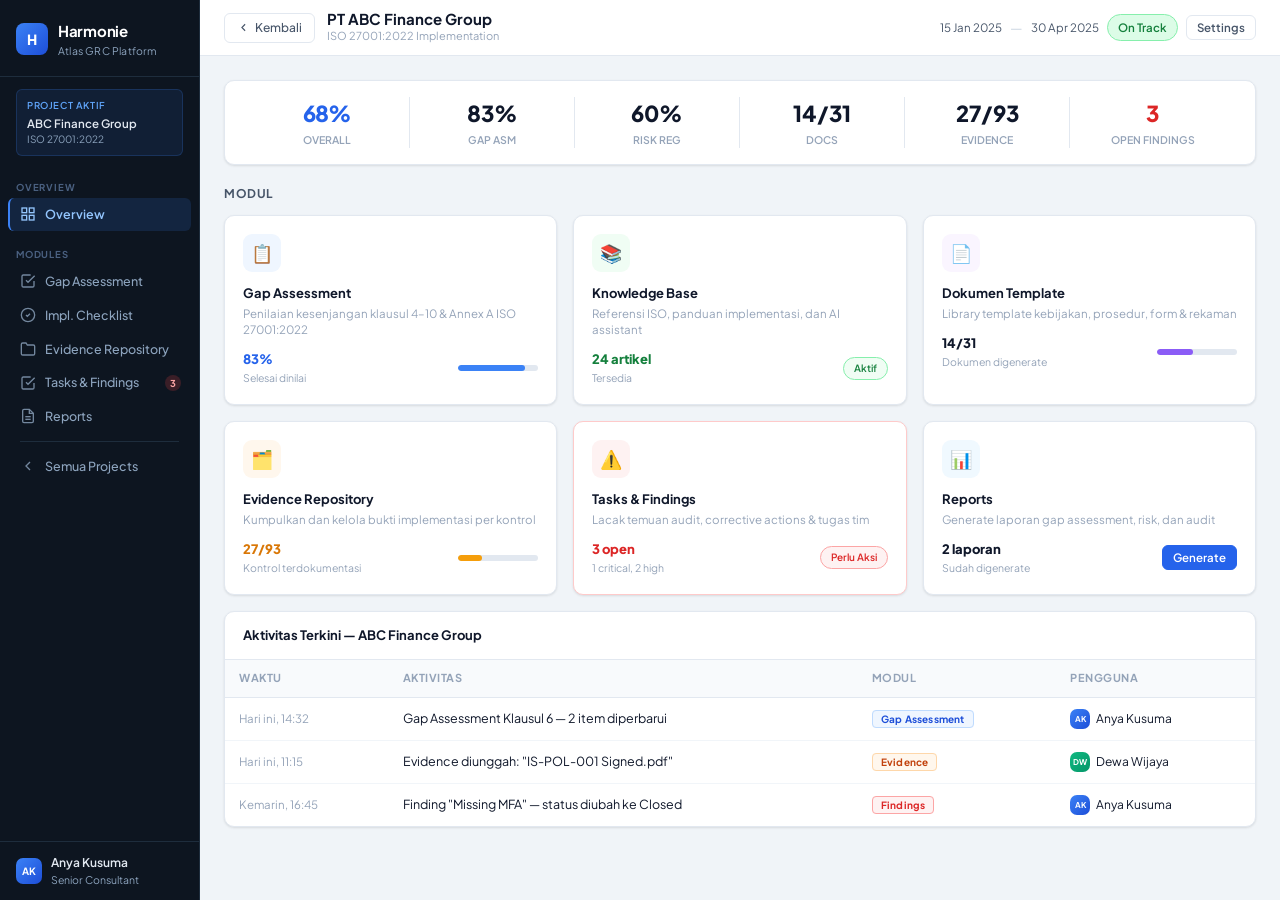
<file: project-detail.html>
<!DOCTYPE html>
<html lang="id">
<head>
<meta charset="UTF-8">
<meta name="viewport" content="width=device-width, initial-scale=1.0">
<title>ABC Finance Group — Harmonie (Atlas GRC)</title>
<link rel="stylesheet" href="styles.css">
</head>
<body>
<div class="app-shell">

  <!-- SIDEBAR -->
  <aside class="sidebar">
    <div class="sidebar-header">
      <div class="sidebar-logo">
        <div class="sidebar-logo-icon">H</div>
        <div>
          <div class="sidebar-brand-name">Harmonie</div>
          <div class="sidebar-brand-sub">Atlas GRC Platform</div>
        </div>
      </div>
    </div>

    <!-- Project context -->
    <div class="sidebar-project-ctx">
      <div class="ctx-label">Project Aktif</div>
      <div class="ctx-name">ABC Finance Group</div>
      <div class="ctx-framework">ISO 27001:2022</div>
    </div>

    <nav class="sidebar-nav">
      <div class="nav-section-label">Overview</div>
      <a href="project-detail.html" class="nav-item active">
        <svg class="nav-icon" viewBox="0 0 24 24" fill="none" stroke="currentColor" stroke-width="2"><rect x="3" y="3" width="7" height="7"/><rect x="14" y="3" width="7" height="7"/><rect x="3" y="14" width="7" height="7"/><rect x="14" y="14" width="7" height="7"/></svg>
        Overview
      </a>

      <div class="nav-section-label" style="margin-top:8px">Modules</div>
      <a href="gap-assessment.html" class="nav-item">
        <svg class="nav-icon" viewBox="0 0 24 24" fill="none" stroke="currentColor" stroke-width="2"><path d="M9 11l3 3L22 4"/><path d="M21 12v7a2 2 0 0 1-2 2H5a2 2 0 0 1-2-2V5a2 2 0 0 1 2-2h11"/></svg>
        Gap Assessment
      </a>
      <a href="implementation-checklist.html" class="nav-item">
        <svg class="nav-icon" viewBox="0 0 24 24" fill="none" stroke="currentColor" stroke-width="2"><path d="M12 22c5.523 0 10-4.477 10-10S17.523 2 12 2 2 6.477 2 12s4.477 10 10 10z"/><path d="m9 12 2 2 4-4"/></svg>
        Impl. Checklist
      </a>
      <a href="evidence-repository.html" class="nav-item">
        <svg class="nav-icon" viewBox="0 0 24 24" fill="none" stroke="currentColor" stroke-width="2"><path d="M22 19a2 2 0 0 1-2 2H4a2 2 0 0 1-2-2V5a2 2 0 0 1 2-2h5l2 3h9a2 2 0 0 1 2 2z"/></svg>
        Evidence Repository
      </a>
      <a href="tasks-findings.html" class="nav-item">
        <svg class="nav-icon" viewBox="0 0 24 24" fill="none" stroke="currentColor" stroke-width="2"><path d="M9 11l3 3L22 4"/><path d="M21 12v7a2 2 0 0 1-2 2H5a2 2 0 0 1-2-2V5a2 2 0 0 1 2-2h11"/></svg>
        Tasks & Findings
        <span class="nav-badge">3</span>
      </a>
      <a href="reports.html" class="nav-item">
        <svg class="nav-icon" viewBox="0 0 24 24" fill="none" stroke="currentColor" stroke-width="2"><path d="M14 2H6a2 2 0 0 0-2 2v16a2 2 0 0 0 2 2h12a2 2 0 0 0 2-2V8z"/><polyline points="14,2 14,8 20,8"/><line x1="16" y1="13" x2="8" y2="13"/><line x1="16" y1="17" x2="8" y2="17"/></svg>
        Reports
      </a>

      <div class="sidebar-divider"></div>
      <a href="projects.html" class="nav-item">
        <svg class="nav-icon" viewBox="0 0 24 24" fill="none" stroke="currentColor" stroke-width="2"><path d="m15 18-6-6 6-6"/></svg>
        Semua Projects
      </a>
    </nav>

    <div class="sidebar-footer">
      <div class="user-info">
        <div class="avatar av-blue">AK</div>
        <div>
          <div class="user-name">Anya Kusuma</div>
          <div class="user-role">Senior Consultant</div>
        </div>
      </div>
    </div>
  </aside>

  <!-- MAIN -->
  <div class="main-content">
    <div class="topbar">
      <a href="projects.html" class="topbar-back">
        <svg width="13" height="13" viewBox="0 0 24 24" fill="none" stroke="currentColor" stroke-width="2"><path d="m15 18-6-6 6-6"/></svg>
        Kembali
      </a>
      <div class="topbar-title-area">
        <div class="topbar-title">PT ABC Finance Group</div>
        <div class="topbar-subtitle">ISO 27001:2022 Implementation</div>
      </div>
      <div class="topbar-actions">
        <span style="font-size:11.5px;color:#475569">15 Jan 2025</span>
        <span style="color:#cbd5e1">—</span>
        <span style="font-size:11.5px;color:#475569">30 Apr 2025</span>
        <span class="badge badge-on-track" style="padding:4px 10px">On Track</span>
        <button class="btn btn-secondary btn-sm">Settings</button>
      </div>
    </div>

    <div class="page-content">

      <!-- Summary bar -->
      <div class="card mb-20">
        <div style="padding:16px 20px;display:grid;grid-template-columns:repeat(6,1fr);gap:0;divide-x:1px solid #e2e8f0">
          <div style="text-align:center;padding:0 16px;border-right:1px solid #e2e8f0">
            <div style="font-size:22px;font-weight:800;color:#2563eb;letter-spacing:-1px">68%</div>
            <div style="font-size:10.5px;color:#94a3b8;font-weight:600;text-transform:uppercase;margin-top:2px">Overall</div>
          </div>
          <div style="text-align:center;padding:0 16px;border-right:1px solid #e2e8f0">
            <div style="font-size:22px;font-weight:800;color:#0f172a">83%</div>
            <div style="font-size:10.5px;color:#94a3b8;font-weight:600;text-transform:uppercase;margin-top:2px">Gap Asm</div>
          </div>
          <div style="text-align:center;padding:0 16px;border-right:1px solid #e2e8f0">
            <div style="font-size:22px;font-weight:800;color:#0f172a">60%</div>
            <div style="font-size:10.5px;color:#94a3b8;font-weight:600;text-transform:uppercase;margin-top:2px">Risk Reg</div>
          </div>
          <div style="text-align:center;padding:0 16px;border-right:1px solid #e2e8f0">
            <div style="font-size:22px;font-weight:800;color:#0f172a">14/31</div>
            <div style="font-size:10.5px;color:#94a3b8;font-weight:600;text-transform:uppercase;margin-top:2px">Docs</div>
          </div>
          <div style="text-align:center;padding:0 16px;border-right:1px solid #e2e8f0">
            <div style="font-size:22px;font-weight:800;color:#0f172a">27/93</div>
            <div style="font-size:10.5px;color:#94a3b8;font-weight:600;text-transform:uppercase;margin-top:2px">Evidence</div>
          </div>
          <div style="text-align:center;padding:0 16px">
            <div style="font-size:22px;font-weight:800;color:#dc2626">3</div>
            <div style="font-size:10.5px;color:#94a3b8;font-weight:600;text-transform:uppercase;margin-top:2px">Open Findings</div>
          </div>
        </div>
      </div>

      <!-- Module Cards -->
      <div class="mb-16">
        <div style="font-size:12px;font-weight:700;color:#475569;text-transform:uppercase;letter-spacing:0.5px;margin-bottom:12px">Modul</div>
        <div class="grid-3">

          <a href="gap-assessment.html" class="module-card">
            <div class="module-card-icon" style="background:#eff6ff">📋</div>
            <div class="module-card-title">Gap Assessment</div>
            <div class="module-card-desc">Penilaian kesenjangan klausul 4–10 & Annex A ISO 27001:2022</div>
            <div class="module-card-footer">
              <div>
                <div class="module-card-pct" style="color:#2563eb">83%</div>
                <div style="font-size:10.5px;color:#94a3b8">Selesai dinilai</div>
              </div>
              <div class="progress-bar-wrap" style="width:80px;height:6px">
                <div class="progress-bar-fill fill-blue" style="width:83%"></div>
              </div>
            </div>
          </a>

          <a href="knowledge-base.html" class="module-card">
            <div class="module-card-icon" style="background:#f0fdf4">📚</div>
            <div class="module-card-title">Knowledge Base</div>
            <div class="module-card-desc">Referensi ISO, panduan implementasi, dan AI assistant</div>
            <div class="module-card-footer">
              <div>
                <div class="module-card-pct" style="color:#15803d">24 artikel</div>
                <div style="font-size:10.5px;color:#94a3b8">Tersedia</div>
              </div>
              <span class="badge badge-completed" style="font-size:10px">Aktif</span>
            </div>
          </a>

          <a href="template-documents.html" class="module-card">
            <div class="module-card-icon" style="background:#faf5ff">📄</div>
            <div class="module-card-title">Dokumen Template</div>
            <div class="module-card-desc">Library template kebijakan, prosedur, form & rekaman</div>
            <div class="module-card-footer">
              <div>
                <div class="module-card-pct">14/31</div>
                <div style="font-size:10.5px;color:#94a3b8">Dokumen digenerate</div>
              </div>
              <div class="progress-bar-wrap" style="width:80px;height:6px">
                <div class="progress-bar-fill" style="width:45%;background:#8b5cf6"></div>
              </div>
            </div>
          </a>

          <a href="evidence-repository.html" class="module-card">
            <div class="module-card-icon" style="background:#fff7ed">🗂️</div>
            <div class="module-card-title">Evidence Repository</div>
            <div class="module-card-desc">Kumpulkan dan kelola bukti implementasi per kontrol</div>
            <div class="module-card-footer">
              <div>
                <div class="module-card-pct" style="color:#d97706">27/93</div>
                <div style="font-size:10.5px;color:#94a3b8">Kontrol terdokumentasi</div>
              </div>
              <div class="progress-bar-wrap" style="width:80px;height:6px">
                <div class="progress-bar-fill fill-amber" style="width:29%"></div>
              </div>
            </div>
          </a>

          <a href="tasks-findings.html" class="module-card" style="border-color:#fecaca">
            <div class="module-card-icon" style="background:#fef2f2">⚠️</div>
            <div class="module-card-title">Tasks & Findings</div>
            <div class="module-card-desc">Lacak temuan audit, corrective actions & tugas tim</div>
            <div class="module-card-footer">
              <div>
                <div class="module-card-pct" style="color:#dc2626">3 open</div>
                <div style="font-size:10.5px;color:#94a3b8">1 critical, 2 high</div>
              </div>
              <span class="badge badge-critical" style="font-size:10px">Perlu Aksi</span>
            </div>
          </a>

          <a href="reports.html" class="module-card">
            <div class="module-card-icon" style="background:#f0f9ff">📊</div>
            <div class="module-card-title">Reports</div>
            <div class="module-card-desc">Generate laporan gap assessment, risk, dan audit</div>
            <div class="module-card-footer">
              <div>
                <div class="module-card-pct">2 laporan</div>
                <div style="font-size:10.5px;color:#94a3b8">Sudah digenerate</div>
              </div>
              <button class="btn btn-primary btn-sm" onclick="event.preventDefault()">Generate</button>
            </div>
          </a>

        </div>
      </div>

      <!-- Recent activity -->
      <div class="card">
        <div class="card-header">
          <div class="card-title">Aktivitas Terkini — ABC Finance Group</div>
        </div>
        <table>
          <thead>
            <tr><th>Waktu</th><th>Aktivitas</th><th>Modul</th><th>Pengguna</th></tr>
          </thead>
          <tbody>
            <tr>
              <td style="color:#94a3b8;font-size:11.5px;white-space:nowrap">Hari ini, 14:32</td>
              <td>Gap Assessment Klausul 6 — 2 item diperbarui</td>
              <td><span class="badge-framework" style="font-size:10px">Gap Assessment</span></td>
              <td><div style="display:flex;align-items:center;gap:6px"><div class="avatar av-blue" style="width:20px;height:20px;font-size:8px">AK</div><span style="font-size:12px">Anya Kusuma</span></div></td>
            </tr>
            <tr>
              <td style="color:#94a3b8;font-size:11.5px;white-space:nowrap">Hari ini, 11:15</td>
              <td>Evidence diunggah: "IS-POL-001 Signed.pdf"</td>
              <td><span class="badge-framework" style="font-size:10px;background:#fff7ed;color:#c2410c;border-color:#fed7aa">Evidence</span></td>
              <td><div style="display:flex;align-items:center;gap:6px"><div class="avatar av-emerald" style="width:20px;height:20px;font-size:8px">DW</div><span style="font-size:12px">Dewa Wijaya</span></div></td>
            </tr>
            <tr>
              <td style="color:#94a3b8;font-size:11.5px;white-space:nowrap">Kemarin, 16:45</td>
              <td>Finding "Missing MFA" — status diubah ke Closed</td>
              <td><span class="badge-framework" style="font-size:10px;background:#fef2f2;color:#dc2626;border-color:#fca5a5">Findings</span></td>
              <td><div style="display:flex;align-items:center;gap:6px"><div class="avatar av-blue" style="width:20px;height:20px;font-size:8px">AK</div><span style="font-size:12px">Anya Kusuma</span></div></td>
            </tr>
          </tbody>
        </table>
      </div>

    </div>
  </div>
</div>
</body>
</html>
</file>
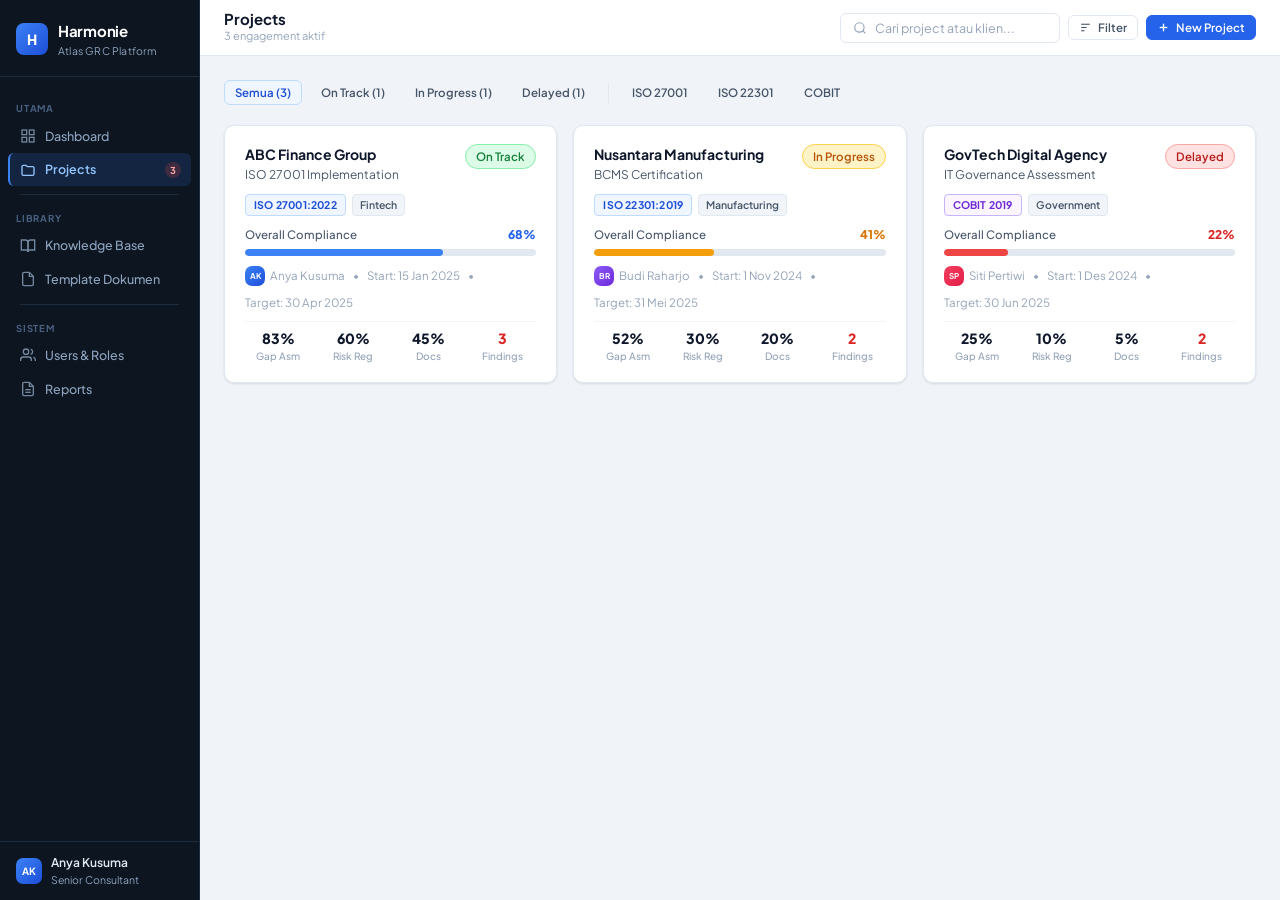
<file: projects.html>
<!DOCTYPE html>
<html lang="id">
<head>
<meta charset="UTF-8">
<meta name="viewport" content="width=device-width, initial-scale=1.0">
<title>Projects — Harmonie (Atlas GRC)</title>
<link rel="stylesheet" href="styles.css">
</head>
<body>
<div class="app-shell">

  <!-- SIDEBAR -->
  <aside class="sidebar">
    <div class="sidebar-header">
      <div class="sidebar-logo">
        <div class="sidebar-logo-icon">H</div>
        <div>
          <div class="sidebar-brand-name">Harmonie</div>
          <div class="sidebar-brand-sub">Atlas GRC Platform</div>
        </div>
      </div>
    </div>
    <nav class="sidebar-nav">
      <div class="nav-section-label">Utama</div>
      <a href="index.html" class="nav-item">
        <svg class="nav-icon" viewBox="0 0 24 24" fill="none" stroke="currentColor" stroke-width="2"><rect x="3" y="3" width="7" height="7"/><rect x="14" y="3" width="7" height="7"/><rect x="3" y="14" width="7" height="7"/><rect x="14" y="14" width="7" height="7"/></svg>
        Dashboard
      </a>
      <a href="projects.html" class="nav-item active">
        <svg class="nav-icon" viewBox="0 0 24 24" fill="none" stroke="currentColor" stroke-width="2"><path d="M3 7a2 2 0 0 1 2-2h4l2 2h8a2 2 0 0 1 2 2v9a2 2 0 0 1-2 2H5a2 2 0 0 1-2-2z"/></svg>
        Projects
        <span class="nav-badge">3</span>
      </a>
      <div class="sidebar-divider"></div>
      <div class="nav-section-label">Library</div>
      <a href="knowledge-base.html" class="nav-item">
        <svg class="nav-icon" viewBox="0 0 24 24" fill="none" stroke="currentColor" stroke-width="2"><path d="M2 3h6a4 4 0 0 1 4 4v14a3 3 0 0 0-3-3H2z"/><path d="M22 3h-6a4 4 0 0 0-4 4v14a3 3 0 0 1 3-3h7z"/></svg>
        Knowledge Base
      </a>
      <a href="template-documents.html" class="nav-item">
        <svg class="nav-icon" viewBox="0 0 24 24" fill="none" stroke="currentColor" stroke-width="2"><path d="M14 2H6a2 2 0 0 0-2 2v16a2 2 0 0 0 2 2h12a2 2 0 0 0 2-2V8z"/><polyline points="14,2 14,8 20,8"/></svg>
        Template Dokumen
      </a>
      <div class="sidebar-divider"></div>
      <div class="nav-section-label">Sistem</div>
      <a href="users-roles.html" class="nav-item">
        <svg class="nav-icon" viewBox="0 0 24 24" fill="none" stroke="currentColor" stroke-width="2"><path d="M17 21v-2a4 4 0 0 0-4-4H5a4 4 0 0 0-4 4v2"/><circle cx="9" cy="7" r="4"/><path d="M23 21v-2a4 4 0 0 0-3-3.87"/><path d="M16 3.13a4 4 0 0 1 0 7.75"/></svg>
        Users & Roles
      </a>
      <a href="reports.html" class="nav-item">
        <svg class="nav-icon" viewBox="0 0 24 24" fill="none" stroke="currentColor" stroke-width="2"><path d="M14 2H6a2 2 0 0 0-2 2v16a2 2 0 0 0 2 2h12a2 2 0 0 0 2-2V8z"/><polyline points="14,2 14,8 20,8"/><line x1="16" y1="13" x2="8" y2="13"/><line x1="16" y1="17" x2="8" y2="17"/></svg>
        Reports
      </a>
    </nav>
    <div class="sidebar-footer">
      <div class="user-info">
        <div class="avatar av-blue">AK</div>
        <div>
          <div class="user-name">Anya Kusuma</div>
          <div class="user-role">Senior Consultant</div>
        </div>
      </div>
    </div>
  </aside>

  <!-- MAIN -->
  <div class="main-content">
    <div class="topbar">
      <div class="topbar-title-area">
        <div class="topbar-title">Projects</div>
        <div class="topbar-subtitle">3 engagement aktif</div>
      </div>
      <div class="topbar-actions">
        <div class="search-bar">
          <svg width="14" height="14" viewBox="0 0 24 24" fill="none" stroke="#94a3b8" stroke-width="2"><circle cx="11" cy="11" r="8"/><path d="m21 21-4.35-4.35"/></svg>
          <input type="text" placeholder="Cari project atau klien...">
        </div>
        <button class="btn btn-secondary btn-sm">
          <svg width="13" height="13" viewBox="0 0 24 24" fill="none" stroke="currentColor" stroke-width="2"><line x1="4" y1="6" x2="20" y2="6"/><line x1="4" y1="12" x2="14" y2="12"/><line x1="4" y1="18" x2="10" y2="18"/></svg>
          Filter
        </button>
        <button class="btn btn-primary btn-sm">
          <svg width="13" height="13" viewBox="0 0 24 24" fill="none" stroke="currentColor" stroke-width="2.5"><line x1="12" y1="5" x2="12" y2="19"/><line x1="5" y1="12" x2="19" y2="12"/></svg>
          New Project
        </button>
      </div>
    </div>

    <div class="page-content">

      <!-- Filter chips -->
      <div class="filter-bar mb-20">
        <button class="btn btn-secondary btn-sm" style="background:#eff6ff;border-color:#bfdbfe;color:#1d4ed8">Semua (3)</button>
        <button class="btn btn-ghost btn-sm">On Track (1)</button>
        <button class="btn btn-ghost btn-sm">In Progress (1)</button>
        <button class="btn btn-ghost btn-sm">Delayed (1)</button>
        <div style="width:1px;height:20px;background:#e2e8f0;margin:0 4px"></div>
        <button class="btn btn-ghost btn-sm">ISO 27001</button>
        <button class="btn btn-ghost btn-sm">ISO 22301</button>
        <button class="btn btn-ghost btn-sm">COBIT</button>
      </div>

      <!-- Project Cards Grid -->
      <div class="grid-3">

        <!-- Card 1 -->
        <a href="project-detail.html" class="project-card">
          <div class="project-card-top">
            <div>
              <div class="project-card-client">ABC Finance Group</div>
              <div class="project-card-name">ISO 27001 Implementation</div>
            </div>
            <span class="badge badge-on-track">On Track</span>
          </div>
          <div style="display:flex;gap:6px;align-items:center;flex-wrap:wrap">
            <span class="badge-framework">ISO 27001:2022</span>
            <span class="tag">Fintech</span>
          </div>
          <div>
            <div style="display:flex;justify-content:space-between;margin-bottom:5px">
              <span style="font-size:11.5px;color:#475569;font-weight:500">Overall Compliance</span>
              <span style="font-size:12px;font-weight:800;color:#2563eb">68%</span>
            </div>
            <div class="progress-bar-wrap" style="height:7px">
              <div class="progress-bar-fill fill-blue" style="width:68%"></div>
            </div>
          </div>
          <div class="project-card-meta">
            <div style="display:flex;align-items:center;gap:5px">
              <div class="avatar av-blue" style="width:20px;height:20px;font-size:8px">AK</div>
              <span>Anya Kusuma</span>
            </div>
            <span>•</span>
            <span>Start: 15 Jan 2025</span>
            <span>•</span>
            <span>Target: 30 Apr 2025</span>
          </div>
          <div style="display:flex;gap:8px;padding-top:6px;border-top:1px solid #f1f5f9">
            <div style="flex:1;text-align:center">
              <div style="font-size:14px;font-weight:800;color:#0f172a">83%</div>
              <div style="font-size:10px;color:#94a3b8;font-weight:500">Gap Asm</div>
            </div>
            <div style="flex:1;text-align:center">
              <div style="font-size:14px;font-weight:800;color:#0f172a">60%</div>
              <div style="font-size:10px;color:#94a3b8;font-weight:500">Risk Reg</div>
            </div>
            <div style="flex:1;text-align:center">
              <div style="font-size:14px;font-weight:800;color:#0f172a">45%</div>
              <div style="font-size:10px;color:#94a3b8;font-weight:500">Docs</div>
            </div>
            <div style="flex:1;text-align:center">
              <div style="font-size:14px;font-weight:800;color:#dc2626">3</div>
              <div style="font-size:10px;color:#94a3b8;font-weight:500">Findings</div>
            </div>
          </div>
        </a>

        <!-- Card 2 -->
        <a href="project-detail.html" class="project-card">
          <div class="project-card-top">
            <div>
              <div class="project-card-client">Nusantara Manufacturing</div>
              <div class="project-card-name">BCMS Certification</div>
            </div>
            <span class="badge badge-in-progress">In Progress</span>
          </div>
          <div style="display:flex;gap:6px;align-items:center;flex-wrap:wrap">
            <span class="badge-framework">ISO 22301:2019</span>
            <span class="tag">Manufacturing</span>
          </div>
          <div>
            <div style="display:flex;justify-content:space-between;margin-bottom:5px">
              <span style="font-size:11.5px;color:#475569;font-weight:500">Overall Compliance</span>
              <span style="font-size:12px;font-weight:800;color:#d97706">41%</span>
            </div>
            <div class="progress-bar-wrap" style="height:7px">
              <div class="progress-bar-fill fill-amber" style="width:41%"></div>
            </div>
          </div>
          <div class="project-card-meta">
            <div style="display:flex;align-items:center;gap:5px">
              <div class="avatar av-violet" style="width:20px;height:20px;font-size:8px">BR</div>
              <span>Budi Raharjo</span>
            </div>
            <span>•</span>
            <span>Start: 1 Nov 2024</span>
            <span>•</span>
            <span>Target: 31 Mei 2025</span>
          </div>
          <div style="display:flex;gap:8px;padding-top:6px;border-top:1px solid #f1f5f9">
            <div style="flex:1;text-align:center">
              <div style="font-size:14px;font-weight:800;color:#0f172a">52%</div>
              <div style="font-size:10px;color:#94a3b8;font-weight:500">Gap Asm</div>
            </div>
            <div style="flex:1;text-align:center">
              <div style="font-size:14px;font-weight:800;color:#0f172a">30%</div>
              <div style="font-size:10px;color:#94a3b8;font-weight:500">Risk Reg</div>
            </div>
            <div style="flex:1;text-align:center">
              <div style="font-size:14px;font-weight:800;color:#0f172a">20%</div>
              <div style="font-size:10px;color:#94a3b8;font-weight:500">Docs</div>
            </div>
            <div style="flex:1;text-align:center">
              <div style="font-size:14px;font-weight:800;color:#dc2626">2</div>
              <div style="font-size:10px;color:#94a3b8;font-weight:500">Findings</div>
            </div>
          </div>
        </a>

        <!-- Card 3 -->
        <a href="project-detail.html" class="project-card">
          <div class="project-card-top">
            <div>
              <div class="project-card-client">GovTech Digital Agency</div>
              <div class="project-card-name">IT Governance Assessment</div>
            </div>
            <span class="badge badge-delayed">Delayed</span>
          </div>
          <div style="display:flex;gap:6px;align-items:center;flex-wrap:wrap">
            <span class="badge-framework" style="background:#faf5ff;color:#6d28d9;border-color:#c4b5fd">COBIT 2019</span>
            <span class="tag">Government</span>
          </div>
          <div>
            <div style="display:flex;justify-content:space-between;margin-bottom:5px">
              <span style="font-size:11.5px;color:#475569;font-weight:500">Overall Compliance</span>
              <span style="font-size:12px;font-weight:800;color:#dc2626">22%</span>
            </div>
            <div class="progress-bar-wrap" style="height:7px">
              <div class="progress-bar-fill fill-red" style="width:22%"></div>
            </div>
          </div>
          <div class="project-card-meta">
            <div style="display:flex;align-items:center;gap:5px">
              <div class="avatar av-rose" style="width:20px;height:20px;font-size:8px">SP</div>
              <span>Siti Pertiwi</span>
            </div>
            <span>•</span>
            <span>Start: 1 Des 2024</span>
            <span>•</span>
            <span>Target: 30 Jun 2025</span>
          </div>
          <div style="display:flex;gap:8px;padding-top:6px;border-top:1px solid #f1f5f9">
            <div style="flex:1;text-align:center">
              <div style="font-size:14px;font-weight:800;color:#0f172a">25%</div>
              <div style="font-size:10px;color:#94a3b8;font-weight:500">Gap Asm</div>
            </div>
            <div style="flex:1;text-align:center">
              <div style="font-size:14px;font-weight:800;color:#0f172a">10%</div>
              <div style="font-size:10px;color:#94a3b8;font-weight:500">Risk Reg</div>
            </div>
            <div style="flex:1;text-align:center">
              <div style="font-size:14px;font-weight:800;color:#0f172a">5%</div>
              <div style="font-size:10px;color:#94a3b8;font-weight:500">Docs</div>
            </div>
            <div style="flex:1;text-align:center">
              <div style="font-size:14px;font-weight:800;color:#dc2626">2</div>
              <div style="font-size:10px;color:#94a3b8;font-weight:500">Findings</div>
            </div>
          </div>
        </a>

      </div>
    </div>
  </div>
</div>
</body>
</html>
</file>
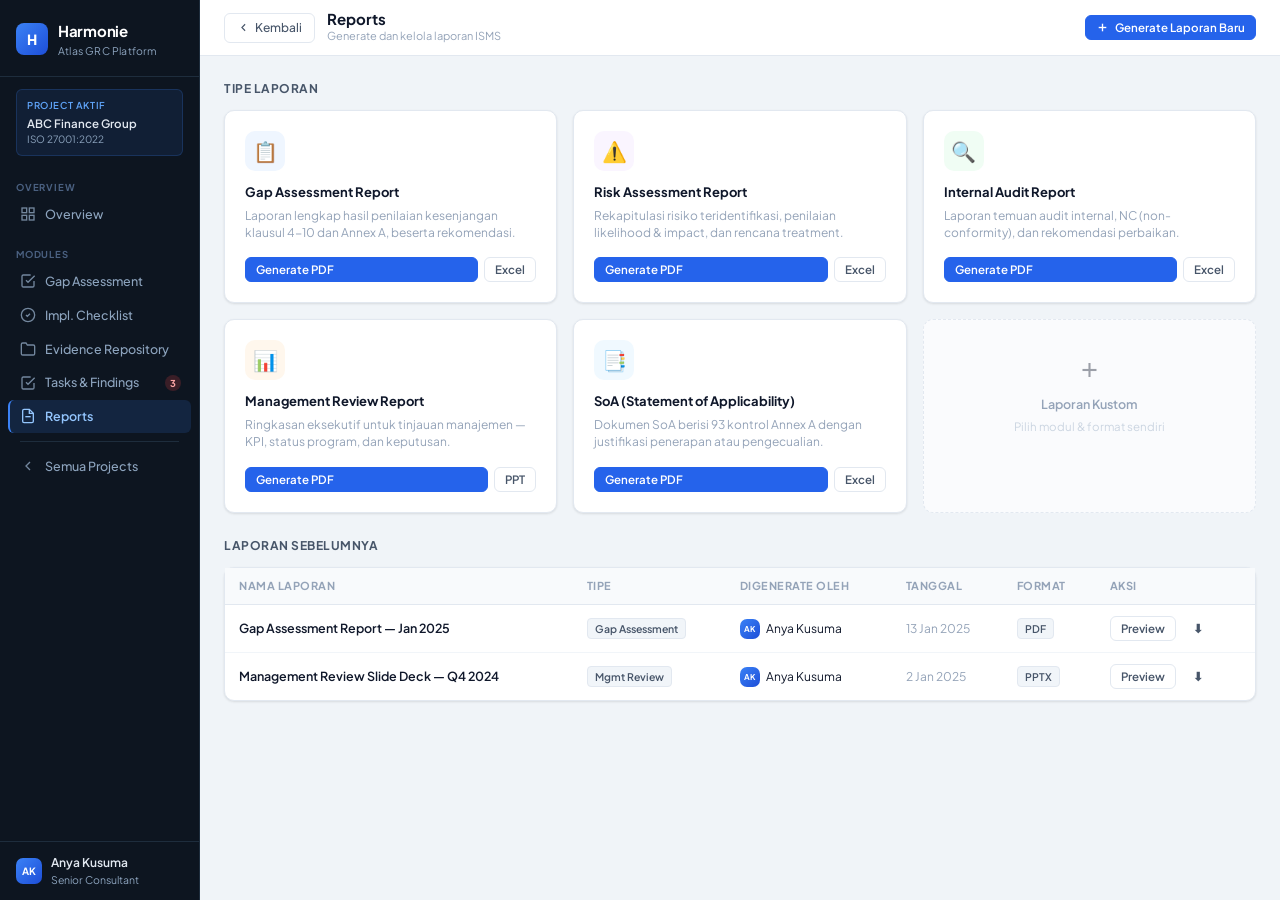
<file: reports.html>
<!DOCTYPE html>
<html lang="id">
<head>
<meta charset="UTF-8">
<meta name="viewport" content="width=device-width, initial-scale=1.0">
<title>Reports — Harmonie (Atlas GRC)</title>
<link rel="stylesheet" href="styles.css">
</head>
<body>
<div class="app-shell">
  <aside class="sidebar">
    <div class="sidebar-header">
      <div class="sidebar-logo">
        <div class="sidebar-logo-icon">H</div>
        <div><div class="sidebar-brand-name">Harmonie</div><div class="sidebar-brand-sub">Atlas GRC Platform</div></div>
      </div>
    </div>
    <div class="sidebar-project-ctx">
      <div class="ctx-label">Project Aktif</div>
      <div class="ctx-name">ABC Finance Group</div>
      <div class="ctx-framework">ISO 27001:2022</div>
    </div>
    <nav class="sidebar-nav">
      <div class="nav-section-label">Overview</div>
      <a href="project-detail.html" class="nav-item"><svg class="nav-icon" viewBox="0 0 24 24" fill="none" stroke="currentColor" stroke-width="2"><rect x="3" y="3" width="7" height="7"/><rect x="14" y="3" width="7" height="7"/><rect x="3" y="14" width="7" height="7"/><rect x="14" y="14" width="7" height="7"/></svg>Overview</a>
      <div class="nav-section-label" style="margin-top:8px">Modules</div>
      <a href="gap-assessment.html" class="nav-item"><svg class="nav-icon" viewBox="0 0 24 24" fill="none" stroke="currentColor" stroke-width="2"><path d="M9 11l3 3L22 4"/><path d="M21 12v7a2 2 0 0 1-2 2H5a2 2 0 0 1-2-2V5a2 2 0 0 1 2-2h11"/></svg>Gap Assessment</a>
      <a href="implementation-checklist.html" class="nav-item">
        <svg class="nav-icon" viewBox="0 0 24 24" fill="none" stroke="currentColor" stroke-width="2"><path d="M12 22c5.523 0 10-4.477 10-10S17.523 2 12 2 2 6.477 2 12s4.477 10 10 10z"/><path d="m9 12 2 2 4-4"/></svg>
        Impl. Checklist
      </a>
      <a href="evidence-repository.html" class="nav-item"><svg class="nav-icon" viewBox="0 0 24 24" fill="none" stroke="currentColor" stroke-width="2"><path d="M22 19a2 2 0 0 1-2 2H4a2 2 0 0 1-2-2V5a2 2 0 0 1 2-2h5l2 3h9a2 2 0 0 1 2 2z"/></svg>Evidence Repository</a>
      <a href="tasks-findings.html" class="nav-item"><svg class="nav-icon" viewBox="0 0 24 24" fill="none" stroke="currentColor" stroke-width="2"><path d="M9 11l3 3L22 4"/><path d="M21 12v7a2 2 0 0 1-2 2H5a2 2 0 0 1-2-2V5a2 2 0 0 1 2-2h11"/></svg>Tasks & Findings<span class="nav-badge">3</span></a>
      <a href="reports.html" class="nav-item active"><svg class="nav-icon" viewBox="0 0 24 24" fill="none" stroke="currentColor" stroke-width="2"><path d="M14 2H6a2 2 0 0 0-2 2v16a2 2 0 0 0 2 2h12a2 2 0 0 0 2-2V8z"/><polyline points="14,2 14,8 20,8"/><line x1="16" y1="13" x2="8" y2="13"/></svg>Reports</a>
      <div class="sidebar-divider"></div>
      <a href="projects.html" class="nav-item"><svg class="nav-icon" viewBox="0 0 24 24" fill="none" stroke="currentColor" stroke-width="2"><path d="m15 18-6-6 6-6"/></svg>Semua Projects</a>
    </nav>
    <div class="sidebar-footer">
      <div class="user-info">
        <div class="avatar av-blue">AK</div>
        <div><div class="user-name">Anya Kusuma</div><div class="user-role">Senior Consultant</div></div>
      </div>
    </div>
  </aside>

  <div class="main-content">
    <div class="topbar">
      <a href="project-detail.html" class="topbar-back"><svg width="13" height="13" viewBox="0 0 24 24" fill="none" stroke="currentColor" stroke-width="2"><path d="m15 18-6-6 6-6"/></svg>Kembali</a>
      <div class="topbar-title-area">
        <div class="topbar-title">Reports</div>
        <div class="topbar-subtitle">Generate dan kelola laporan ISMS</div>
      </div>
      <div class="topbar-actions">
        <button class="btn btn-primary btn-sm">
          <svg width="13" height="13" viewBox="0 0 24 24" fill="none" stroke="currentColor" stroke-width="2.5"><line x1="12" y1="5" x2="12" y2="19"/><line x1="5" y1="12" x2="19" y2="12"/></svg>
          Generate Laporan Baru
        </button>
      </div>
    </div>

    <div class="page-content">

      <!-- Report type cards -->
      <div style="font-size:12px;font-weight:700;color:#475569;text-transform:uppercase;letter-spacing:0.5px;margin-bottom:12px">Tipe Laporan</div>
      <div class="grid-3 mb-24">

        <div class="card" style="cursor:pointer;transition:all 0.18s" onmouseover="this.style.boxShadow='0 4px 12px rgba(0,0,0,0.1)'" onmouseout="this.style.boxShadow=''">
          <div style="padding:20px">
            <div style="width:40px;height:40px;background:#eff6ff;border-radius:10px;display:flex;align-items:center;justify-content:center;font-size:20px;margin-bottom:12px">📋</div>
            <div style="font-size:13px;font-weight:700;color:#0f172a;margin-bottom:4px">Gap Assessment Report</div>
            <div style="font-size:12px;color:#94a3b8;margin-bottom:16px;line-height:1.45">Laporan lengkap hasil penilaian kesenjangan klausul 4-10 dan Annex A, beserta rekomendasi.</div>
            <div style="display:flex;gap:6px">
              <button class="btn btn-primary btn-sm" style="flex:1">Generate PDF</button>
              <button class="btn btn-secondary btn-sm">Excel</button>
            </div>
          </div>
        </div>

        <div class="card" style="cursor:pointer;transition:all 0.18s" onmouseover="this.style.boxShadow='0 4px 12px rgba(0,0,0,0.1)'" onmouseout="this.style.boxShadow=''">
          <div style="padding:20px">
            <div style="width:40px;height:40px;background:#faf5ff;border-radius:10px;display:flex;align-items:center;justify-content:center;font-size:20px;margin-bottom:12px">⚠️</div>
            <div style="font-size:13px;font-weight:700;color:#0f172a;margin-bottom:4px">Risk Assessment Report</div>
            <div style="font-size:12px;color:#94a3b8;margin-bottom:16px;line-height:1.45">Rekapitulasi risiko teridentifikasi, penilaian likelihood & impact, dan rencana treatment.</div>
            <div style="display:flex;gap:6px">
              <button class="btn btn-primary btn-sm" style="flex:1">Generate PDF</button>
              <button class="btn btn-secondary btn-sm">Excel</button>
            </div>
          </div>
        </div>

        <div class="card" style="cursor:pointer;transition:all 0.18s" onmouseover="this.style.boxShadow='0 4px 12px rgba(0,0,0,0.1)'" onmouseout="this.style.boxShadow=''">
          <div style="padding:20px">
            <div style="width:40px;height:40px;background:#f0fdf4;border-radius:10px;display:flex;align-items:center;justify-content:center;font-size:20px;margin-bottom:12px">🔍</div>
            <div style="font-size:13px;font-weight:700;color:#0f172a;margin-bottom:4px">Internal Audit Report</div>
            <div style="font-size:12px;color:#94a3b8;margin-bottom:16px;line-height:1.45">Laporan temuan audit internal, NC (non-conformity), dan rekomendasi perbaikan.</div>
            <div style="display:flex;gap:6px">
              <button class="btn btn-primary btn-sm" style="flex:1">Generate PDF</button>
              <button class="btn btn-secondary btn-sm">Excel</button>
            </div>
          </div>
        </div>

        <div class="card" style="cursor:pointer;transition:all 0.18s" onmouseover="this.style.boxShadow='0 4px 12px rgba(0,0,0,0.1)'" onmouseout="this.style.boxShadow=''">
          <div style="padding:20px">
            <div style="width:40px;height:40px;background:#fff7ed;border-radius:10px;display:flex;align-items:center;justify-content:center;font-size:20px;margin-bottom:12px">📊</div>
            <div style="font-size:13px;font-weight:700;color:#0f172a;margin-bottom:4px">Management Review Report</div>
            <div style="font-size:12px;color:#94a3b8;margin-bottom:16px;line-height:1.45">Ringkasan eksekutif untuk tinjauan manajemen — KPI, status program, dan keputusan.</div>
            <div style="display:flex;gap:6px">
              <button class="btn btn-primary btn-sm" style="flex:1">Generate PDF</button>
              <button class="btn btn-secondary btn-sm">PPT</button>
            </div>
          </div>
        </div>

        <div class="card" style="cursor:pointer;transition:all 0.18s" onmouseover="this.style.boxShadow='0 4px 12px rgba(0,0,0,0.1)'" onmouseout="this.style.boxShadow=''">
          <div style="padding:20px">
            <div style="width:40px;height:40px;background:#f0f9ff;border-radius:10px;display:flex;align-items:center;justify-content:center;font-size:20px;margin-bottom:12px">📑</div>
            <div style="font-size:13px;font-weight:700;color:#0f172a;margin-bottom:4px">SoA (Statement of Applicability)</div>
            <div style="font-size:12px;color:#94a3b8;margin-bottom:16px;line-height:1.45">Dokumen SoA berisi 93 kontrol Annex A dengan justifikasi penerapan atau pengecualian.</div>
            <div style="display:flex;gap:6px">
              <button class="btn btn-primary btn-sm" style="flex:1">Generate PDF</button>
              <button class="btn btn-secondary btn-sm">Excel</button>
            </div>
          </div>
        </div>

        <div class="card" style="cursor:pointer;transition:all 0.18s;border-style:dashed;box-shadow:none;background:#fafbfd" onmouseover="this.style.borderColor='#93c5fd'" onmouseout="this.style.borderColor='#e2e8f0'">
          <div style="padding:20px;display:flex;flex-direction:column;align-items:center;justify-content:center;min-height:140px;text-align:center">
            <div style="font-size:28px;margin-bottom:8px;opacity:0.4">+</div>
            <div style="font-size:12.5px;font-weight:600;color:#94a3b8">Laporan Kustom</div>
            <div style="font-size:11.5px;color:#cbd5e1;margin-top:4px">Pilih modul & format sendiri</div>
          </div>
        </div>

      </div>

      <!-- Previous reports -->
      <div style="font-size:12px;font-weight:700;color:#475569;text-transform:uppercase;letter-spacing:0.5px;margin-bottom:12px">Laporan Sebelumnya</div>
      <div class="card">
        <div class="table-wrapper">
          <table>
            <thead>
              <tr>
                <th>Nama Laporan</th>
                <th>Tipe</th>
                <th>Digenerate Oleh</th>
                <th>Tanggal</th>
                <th>Format</th>
                <th>Aksi</th>
              </tr>
            </thead>
            <tbody>
              <tr>
                <td style="font-weight:600">Gap Assessment Report — Jan 2025</td>
                <td><span class="tag">Gap Assessment</span></td>
                <td><div style="display:flex;align-items:center;gap:6px"><div class="avatar av-blue" style="width:20px;height:20px;font-size:8px">AK</div><span style="font-size:12px">Anya Kusuma</span></div></td>
                <td style="color:#94a3b8;font-size:12px">13 Jan 2025</td>
                <td><span class="tag">PDF</span></td>
                <td><div style="display:flex;gap:6px"><button class="btn btn-secondary btn-sm">Preview</button><button class="btn btn-ghost btn-sm">⬇</button></div></td>
              </tr>
              <tr>
                <td style="font-weight:600">Management Review Slide Deck — Q4 2024</td>
                <td><span class="tag">Mgmt Review</span></td>
                <td><div style="display:flex;align-items:center;gap:6px"><div class="avatar av-blue" style="width:20px;height:20px;font-size:8px">AK</div><span style="font-size:12px">Anya Kusuma</span></div></td>
                <td style="color:#94a3b8;font-size:12px">2 Jan 2025</td>
                <td><span class="tag">PPTX</span></td>
                <td><div style="display:flex;gap:6px"><button class="btn btn-secondary btn-sm">Preview</button><button class="btn btn-ghost btn-sm">⬇</button></div></td>
              </tr>
            </tbody>
          </table>
        </div>
      </div>
    </div>
  </div>
</div>
</body>
</html>
</file>
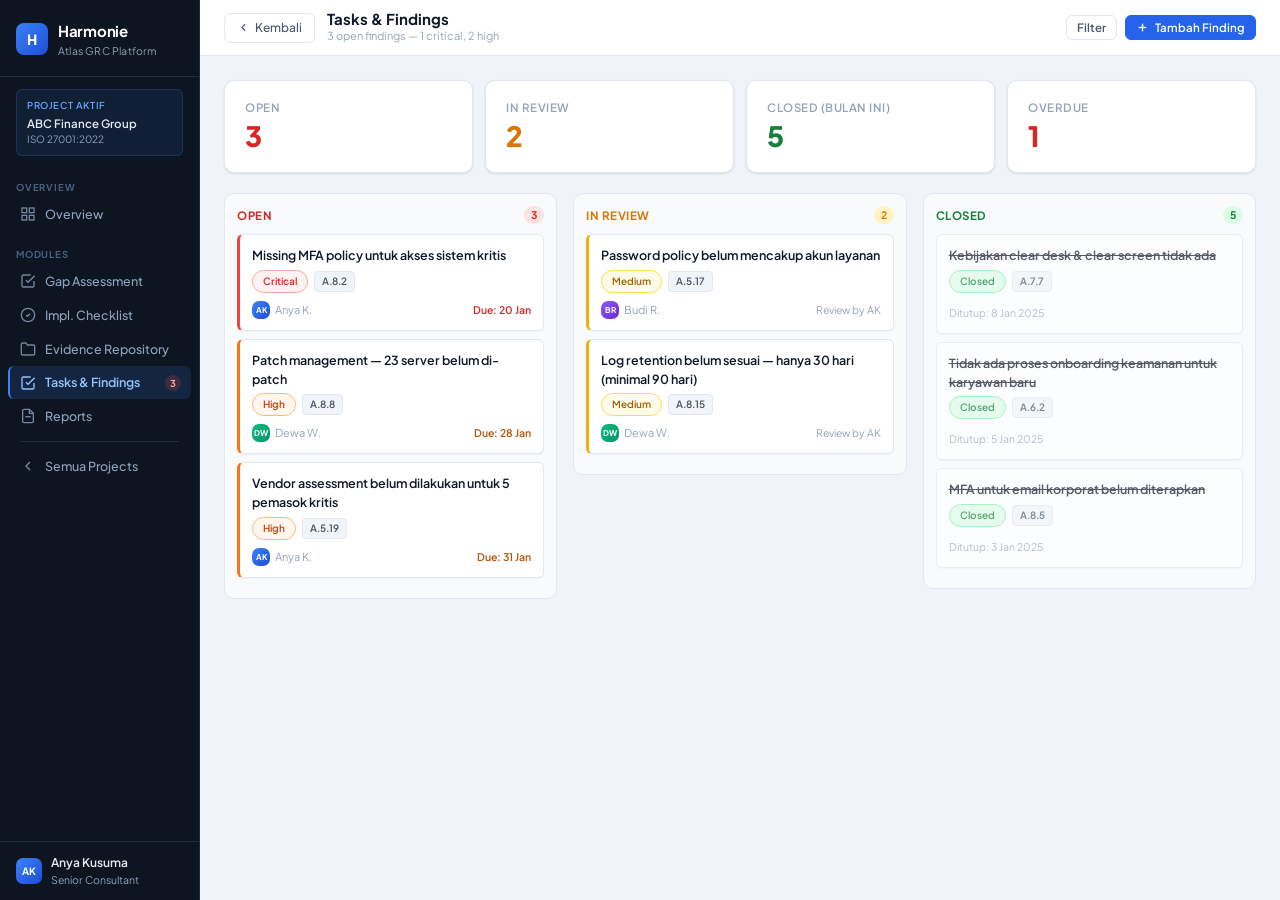
<file: tasks-findings.html>
<!DOCTYPE html>
<html lang="id">
<head>
<meta charset="UTF-8">
<meta name="viewport" content="width=device-width, initial-scale=1.0">
<title>Tasks & Findings — Harmonie (Atlas GRC)</title>
<link rel="stylesheet" href="styles.css">
</head>
<body>
<div class="app-shell">
  <aside class="sidebar">
    <div class="sidebar-header">
      <div class="sidebar-logo">
        <div class="sidebar-logo-icon">H</div>
        <div><div class="sidebar-brand-name">Harmonie</div><div class="sidebar-brand-sub">Atlas GRC Platform</div></div>
      </div>
    </div>
    <div class="sidebar-project-ctx">
      <div class="ctx-label">Project Aktif</div>
      <div class="ctx-name">ABC Finance Group</div>
      <div class="ctx-framework">ISO 27001:2022</div>
    </div>
    <nav class="sidebar-nav">
      <div class="nav-section-label">Overview</div>
      <a href="project-detail.html" class="nav-item"><svg class="nav-icon" viewBox="0 0 24 24" fill="none" stroke="currentColor" stroke-width="2"><rect x="3" y="3" width="7" height="7"/><rect x="14" y="3" width="7" height="7"/><rect x="3" y="14" width="7" height="7"/><rect x="14" y="14" width="7" height="7"/></svg>Overview</a>
      <div class="nav-section-label" style="margin-top:8px">Modules</div>
      <a href="gap-assessment.html" class="nav-item"><svg class="nav-icon" viewBox="0 0 24 24" fill="none" stroke="currentColor" stroke-width="2"><path d="M9 11l3 3L22 4"/><path d="M21 12v7a2 2 0 0 1-2 2H5a2 2 0 0 1-2-2V5a2 2 0 0 1 2-2h11"/></svg>Gap Assessment</a>
      <a href="implementation-checklist.html" class="nav-item">
        <svg class="nav-icon" viewBox="0 0 24 24" fill="none" stroke="currentColor" stroke-width="2"><path d="M12 22c5.523 0 10-4.477 10-10S17.523 2 12 2 2 6.477 2 12s4.477 10 10 10z"/><path d="m9 12 2 2 4-4"/></svg>
        Impl. Checklist
      </a>
      <a href="evidence-repository.html" class="nav-item"><svg class="nav-icon" viewBox="0 0 24 24" fill="none" stroke="currentColor" stroke-width="2"><path d="M22 19a2 2 0 0 1-2 2H4a2 2 0 0 1-2-2V5a2 2 0 0 1 2-2h5l2 3h9a2 2 0 0 1 2 2z"/></svg>Evidence Repository</a>
      <a href="tasks-findings.html" class="nav-item active"><svg class="nav-icon" viewBox="0 0 24 24" fill="none" stroke="currentColor" stroke-width="2"><path d="M9 11l3 3L22 4"/><path d="M21 12v7a2 2 0 0 1-2 2H5a2 2 0 0 1-2-2V5a2 2 0 0 1 2-2h11"/></svg>Tasks & Findings<span class="nav-badge">3</span></a>
      <a href="reports.html" class="nav-item"><svg class="nav-icon" viewBox="0 0 24 24" fill="none" stroke="currentColor" stroke-width="2"><path d="M14 2H6a2 2 0 0 0-2 2v16a2 2 0 0 0 2 2h12a2 2 0 0 0 2-2V8z"/><polyline points="14,2 14,8 20,8"/><line x1="16" y1="13" x2="8" y2="13"/></svg>Reports</a>
      <div class="sidebar-divider"></div>
      <a href="projects.html" class="nav-item"><svg class="nav-icon" viewBox="0 0 24 24" fill="none" stroke="currentColor" stroke-width="2"><path d="m15 18-6-6 6-6"/></svg>Semua Projects</a>
    </nav>
    <div class="sidebar-footer">
      <div class="user-info">
        <div class="avatar av-blue">AK</div>
        <div><div class="user-name">Anya Kusuma</div><div class="user-role">Senior Consultant</div></div>
      </div>
    </div>
  </aside>

  <div class="main-content">
    <div class="topbar">
      <a href="project-detail.html" class="topbar-back"><svg width="13" height="13" viewBox="0 0 24 24" fill="none" stroke="currentColor" stroke-width="2"><path d="m15 18-6-6 6-6"/></svg>Kembali</a>
      <div class="topbar-title-area">
        <div class="topbar-title">Tasks & Findings</div>
        <div class="topbar-subtitle">3 open findings — 1 critical, 2 high</div>
      </div>
      <div class="topbar-actions">
        <button class="btn btn-secondary btn-sm">Filter</button>
        <button class="btn btn-primary btn-sm">
          <svg width="13" height="13" viewBox="0 0 24 24" fill="none" stroke="currentColor" stroke-width="2.5"><line x1="12" y1="5" x2="12" y2="19"/><line x1="5" y1="12" x2="19" y2="12"/></svg>
          Tambah Finding
        </button>
      </div>
    </div>

    <div class="page-content">
      <!-- Stats -->
      <div class="flex gap-12 mb-20">
        <div class="stat-card" style="flex:1"><div class="stat-label">Open</div><div class="stat-value" style="color:#dc2626">3</div></div>
        <div class="stat-card" style="flex:1"><div class="stat-label">In Review</div><div class="stat-value" style="color:#d97706">2</div></div>
        <div class="stat-card" style="flex:1"><div class="stat-label">Closed (bulan ini)</div><div class="stat-value" style="color:#15803d">5</div></div>
        <div class="stat-card" style="flex:1"><div class="stat-label">Overdue</div><div class="stat-value" style="color:#dc2626">1</div></div>
      </div>

      <!-- Kanban -->
      <div class="kanban">

        <!-- Open -->
        <div class="kanban-col">
          <div class="kanban-col-header">
            <span class="kanban-col-title" style="color:#dc2626">Open</span>
            <span class="kanban-count" style="background:#fee2e2;color:#dc2626">3</span>
          </div>

          <div class="kanban-card" style="border-left:3px solid #ef4444">
            <div class="kanban-card-title">Missing MFA policy untuk akses sistem kritis</div>
            <div class="kanban-card-meta">
              <span class="badge badge-critical" style="font-size:10px">Critical</span>
              <span class="tag" style="font-size:10px">A.8.2</span>
            </div>
            <div style="margin-top:8px;display:flex;justify-content:space-between;align-items:center">
              <div style="display:flex;align-items:center;gap:5px">
                <div class="avatar av-blue" style="width:18px;height:18px;font-size:8px">AK</div>
                <span style="font-size:11px;color:#94a3b8">Anya K.</span>
              </div>
              <span style="font-size:10.5px;color:#dc2626;font-weight:600">Due: 20 Jan</span>
            </div>
          </div>

          <div class="kanban-card" style="border-left:3px solid #f97316">
            <div class="kanban-card-title">Patch management — 23 server belum di-patch</div>
            <div class="kanban-card-meta">
              <span class="badge badge-high" style="font-size:10px">High</span>
              <span class="tag" style="font-size:10px">A.8.8</span>
            </div>
            <div style="margin-top:8px;display:flex;justify-content:space-between;align-items:center">
              <div style="display:flex;align-items:center;gap:5px">
                <div class="avatar av-emerald" style="width:18px;height:18px;font-size:8px">DW</div>
                <span style="font-size:11px;color:#94a3b8">Dewa W.</span>
              </div>
              <span style="font-size:10.5px;color:#b45309;font-weight:600">Due: 28 Jan</span>
            </div>
          </div>

          <div class="kanban-card" style="border-left:3px solid #f97316">
            <div class="kanban-card-title">Vendor assessment belum dilakukan untuk 5 pemasok kritis</div>
            <div class="kanban-card-meta">
              <span class="badge badge-high" style="font-size:10px">High</span>
              <span class="tag" style="font-size:10px">A.5.19</span>
            </div>
            <div style="margin-top:8px;display:flex;justify-content:space-between;align-items:center">
              <div style="display:flex;align-items:center;gap:5px">
                <div class="avatar av-blue" style="width:18px;height:18px;font-size:8px">AK</div>
                <span style="font-size:11px;color:#94a3b8">Anya K.</span>
              </div>
              <span style="font-size:10.5px;color:#b45309;font-weight:600">Due: 31 Jan</span>
            </div>
          </div>
        </div>

        <!-- In Review -->
        <div class="kanban-col">
          <div class="kanban-col-header">
            <span class="kanban-col-title" style="color:#d97706">In Review</span>
            <span class="kanban-count" style="background:#fef3c7;color:#d97706">2</span>
          </div>

          <div class="kanban-card" style="border-left:3px solid #eab308">
            <div class="kanban-card-title">Password policy belum mencakup akun layanan</div>
            <div class="kanban-card-meta">
              <span class="badge badge-medium" style="font-size:10px">Medium</span>
              <span class="tag" style="font-size:10px">A.5.17</span>
            </div>
            <div style="margin-top:8px;display:flex;justify-content:space-between;align-items:center">
              <div style="display:flex;align-items:center;gap:5px">
                <div class="avatar av-violet" style="width:18px;height:18px;font-size:8px">BR</div>
                <span style="font-size:11px;color:#94a3b8">Budi R.</span>
              </div>
              <span style="font-size:10.5px;color:#94a3b8">Review by AK</span>
            </div>
          </div>

          <div class="kanban-card" style="border-left:3px solid #eab308">
            <div class="kanban-card-title">Log retention belum sesuai — hanya 30 hari (minimal 90 hari)</div>
            <div class="kanban-card-meta">
              <span class="badge badge-medium" style="font-size:10px">Medium</span>
              <span class="tag" style="font-size:10px">A.8.15</span>
            </div>
            <div style="margin-top:8px;display:flex;justify-content:space-between;align-items:center">
              <div style="display:flex;align-items:center;gap:5px">
                <div class="avatar av-emerald" style="width:18px;height:18px;font-size:8px">DW</div>
                <span style="font-size:11px;color:#94a3b8">Dewa W.</span>
              </div>
              <span style="font-size:10.5px;color:#94a3b8">Review by AK</span>
            </div>
          </div>
        </div>

        <!-- Closed -->
        <div class="kanban-col">
          <div class="kanban-col-header">
            <span class="kanban-col-title" style="color:#15803d">Closed</span>
            <span class="kanban-count" style="background:#dcfce7;color:#15803d">5</span>
          </div>

          <div class="kanban-card" style="opacity:0.7">
            <div class="kanban-card-title" style="text-decoration:line-through">Kebijakan clear desk & clear screen tidak ada</div>
            <div class="kanban-card-meta">
              <span class="badge badge-implemented" style="font-size:10px">Closed</span>
              <span class="tag" style="font-size:10px">A.7.7</span>
            </div>
            <div style="margin-top:8px">
              <span style="font-size:10.5px;color:#94a3b8">Ditutup: 8 Jan 2025</span>
            </div>
          </div>

          <div class="kanban-card" style="opacity:0.7">
            <div class="kanban-card-title" style="text-decoration:line-through">Tidak ada proses onboarding keamanan untuk karyawan baru</div>
            <div class="kanban-card-meta">
              <span class="badge badge-implemented" style="font-size:10px">Closed</span>
              <span class="tag" style="font-size:10px">A.6.2</span>
            </div>
            <div style="margin-top:8px">
              <span style="font-size:10.5px;color:#94a3b8">Ditutup: 5 Jan 2025</span>
            </div>
          </div>

          <div class="kanban-card" style="opacity:0.7">
            <div class="kanban-card-title" style="text-decoration:line-through">MFA untuk email korporat belum diterapkan</div>
            <div class="kanban-card-meta">
              <span class="badge badge-implemented" style="font-size:10px">Closed</span>
              <span class="tag" style="font-size:10px">A.8.5</span>
            </div>
            <div style="margin-top:8px">
              <span style="font-size:10.5px;color:#94a3b8">Ditutup: 3 Jan 2025</span>
            </div>
          </div>
        </div>

      </div>
    </div>
  </div>
</div>
</body>
</html>
</file>
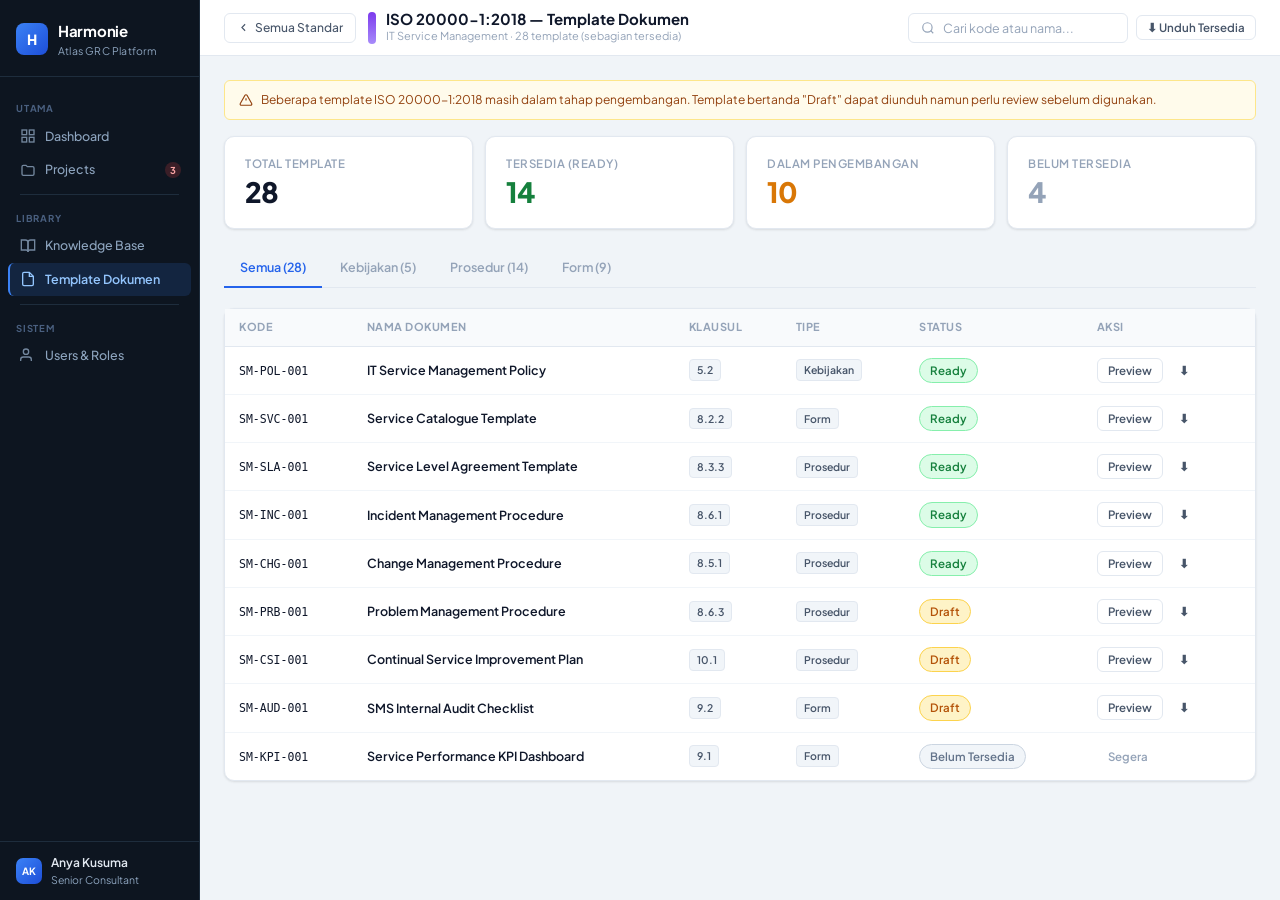
<file: template-documents-iso20000.html>
<!DOCTYPE html>
<html lang="id">
<head>
<meta charset="UTF-8">
<meta name="viewport" content="width=device-width, initial-scale=1.0">
<title>ISO 20000-1:2018 Templates — Harmonie (Atlas GRC)</title>
<link rel="stylesheet" href="styles.css">
</head>
<body>
<div class="app-shell">
  <aside class="sidebar">
    <div class="sidebar-header">
      <div class="sidebar-logo">
        <div class="sidebar-logo-icon">H</div>
        <div><div class="sidebar-brand-name">Harmonie</div><div class="sidebar-brand-sub">Atlas GRC Platform</div></div>
      </div>
    </div>
    <nav class="sidebar-nav">
      <div class="nav-section-label">Utama</div>
      <a href="index.html" class="nav-item"><svg class="nav-icon" viewBox="0 0 24 24" fill="none" stroke="currentColor" stroke-width="2"><rect x="3" y="3" width="7" height="7"/><rect x="14" y="3" width="7" height="7"/><rect x="3" y="14" width="7" height="7"/><rect x="14" y="14" width="7" height="7"/></svg>Dashboard</a>
      <a href="projects.html" class="nav-item"><svg class="nav-icon" viewBox="0 0 24 24" fill="none" stroke="currentColor" stroke-width="2"><path d="M3 7a2 2 0 0 1 2-2h4l2 2h8a2 2 0 0 1 2 2v9a2 2 0 0 1-2 2H5a2 2 0 0 1-2-2z"/></svg>Projects<span class="nav-badge">3</span></a>
      <div class="sidebar-divider"></div>
      <div class="nav-section-label">Library</div>
      <a href="knowledge-base.html" class="nav-item"><svg class="nav-icon" viewBox="0 0 24 24" fill="none" stroke="currentColor" stroke-width="2"><path d="M2 3h6a4 4 0 0 1 4 4v14a3 3 0 0 0-3-3H2z"/><path d="M22 3h-6a4 4 0 0 0-4 4v14a3 3 0 0 1 3-3h7z"/></svg>Knowledge Base</a>
      <a href="template-documents.html" class="nav-item active"><svg class="nav-icon" viewBox="0 0 24 24" fill="none" stroke="currentColor" stroke-width="2"><path d="M14 2H6a2 2 0 0 0-2 2v16a2 2 0 0 0 2 2h12a2 2 0 0 0 2-2V8z"/><polyline points="14,2 14,8 20,8"/></svg>Template Dokumen</a>
      <div class="sidebar-divider"></div>
      <div class="nav-section-label">Sistem</div>
      <a href="users-roles.html" class="nav-item"><svg class="nav-icon" viewBox="0 0 24 24" fill="none" stroke="currentColor" stroke-width="2"><path d="M17 21v-2a4 4 0 0 0-4-4H5a4 4 0 0 0-4 4v2"/><circle cx="9" cy="7" r="4"/></svg>Users & Roles</a>
    </nav>
    <div class="sidebar-footer">
      <div class="user-info">
        <div class="avatar av-blue">AK</div>
        <div><div class="user-name">Anya Kusuma</div><div class="user-role">Senior Consultant</div></div>
      </div>
    </div>
  </aside>
  <div class="main-content">
    <div class="topbar">
      <a href="template-documents.html" class="topbar-back"><svg width="13" height="13" viewBox="0 0 24 24" fill="none" stroke="currentColor" stroke-width="2"><path d="m15 18-6-6 6-6"/></svg>Semua Standar</a>
      <div class="topbar-title-area">
        <div style="display:flex;align-items:center;gap:10px">
          <div style="width:8px;height:32px;background:linear-gradient(180deg,#7c3aed,#a78bfa);border-radius:4px"></div>
          <div>
            <div class="topbar-title">ISO 20000-1:2018 — Template Dokumen</div>
            <div class="topbar-subtitle">IT Service Management · 28 template (sebagian tersedia)</div>
          </div>
        </div>
      </div>
      <div class="topbar-actions">
        <div class="search-bar"><svg width="14" height="14" viewBox="0 0 24 24" fill="none" stroke="#94a3b8" stroke-width="2"><circle cx="11" cy="11" r="8"/><path d="m21 21-4.35-4.35"/></svg><input type="text" placeholder="Cari kode atau nama..."></div>
        <button class="btn btn-secondary btn-sm">⬇ Unduh Tersedia</button>
      </div>
    </div>
    <div class="page-content">
      <div class="notice notice-warn mb-16">
        <svg width="14" height="14" viewBox="0 0 24 24" fill="none" stroke="currentColor" stroke-width="2"><path d="m21.73 18-8-14a2 2 0 0 0-3.48 0l-8 14A2 2 0 0 0 4 21h16a2 2 0 0 0 1.73-3Z"/><line x1="12" y1="9" x2="12" y2="13"/><line x1="12" y1="17" x2="12.01" y2="17"/></svg>
        Beberapa template ISO 20000-1:2018 masih dalam tahap pengembangan. Template bertanda "Draft" dapat diunduh namun perlu review sebelum digunakan.
      </div>
      <div class="flex gap-12 mb-20">
        <div class="stat-card" style="flex:1"><div class="stat-label">Total Template</div><div class="stat-value">28</div></div>
        <div class="stat-card" style="flex:1"><div class="stat-label">Tersedia (Ready)</div><div class="stat-value" style="color:#15803d">14</div></div>
        <div class="stat-card" style="flex:1"><div class="stat-label">Dalam Pengembangan</div><div class="stat-value" style="color:#d97706">10</div></div>
        <div class="stat-card" style="flex:1"><div class="stat-label">Belum Tersedia</div><div class="stat-value" style="color:#94a3b8">4</div></div>
      </div>
      <div class="tabs mb-20">
        <div class="tab active">Semua (28)</div>
        <div class="tab">Kebijakan (5)</div>
        <div class="tab">Prosedur (14)</div>
        <div class="tab">Form (9)</div>
      </div>
      <div class="card">
        <div class="table-wrapper">
          <table>
            <thead><tr><th>Kode</th><th>Nama Dokumen</th><th>Klausul</th><th>Tipe</th><th>Status</th><th>Aksi</th></tr></thead>
            <tbody>
              <tr><td><span style="font-family:monospace;font-size:11.5px">SM-POL-001</span></td><td style="font-weight:600">IT Service Management Policy</td><td><span class="tag">5.2</span></td><td><span class="tag">Kebijakan</span></td><td><span class="badge badge-implemented">Ready</span></td><td><div style="display:flex;gap:5px"><button class="btn btn-secondary btn-sm">Preview</button><button class="btn btn-ghost btn-sm">⬇</button></div></td></tr>
              <tr><td><span style="font-family:monospace;font-size:11.5px">SM-SVC-001</span></td><td style="font-weight:600">Service Catalogue Template</td><td><span class="tag">8.2.2</span></td><td><span class="tag">Form</span></td><td><span class="badge badge-implemented">Ready</span></td><td><div style="display:flex;gap:5px"><button class="btn btn-secondary btn-sm">Preview</button><button class="btn btn-ghost btn-sm">⬇</button></div></td></tr>
              <tr><td><span style="font-family:monospace;font-size:11.5px">SM-SLA-001</span></td><td style="font-weight:600">Service Level Agreement Template</td><td><span class="tag">8.3.3</span></td><td><span class="tag">Prosedur</span></td><td><span class="badge badge-implemented">Ready</span></td><td><div style="display:flex;gap:5px"><button class="btn btn-secondary btn-sm">Preview</button><button class="btn btn-ghost btn-sm">⬇</button></div></td></tr>
              <tr><td><span style="font-family:monospace;font-size:11.5px">SM-INC-001</span></td><td style="font-weight:600">Incident Management Procedure</td><td><span class="tag">8.6.1</span></td><td><span class="tag">Prosedur</span></td><td><span class="badge badge-implemented">Ready</span></td><td><div style="display:flex;gap:5px"><button class="btn btn-secondary btn-sm">Preview</button><button class="btn btn-ghost btn-sm">⬇</button></div></td></tr>
              <tr><td><span style="font-family:monospace;font-size:11.5px">SM-CHG-001</span></td><td style="font-weight:600">Change Management Procedure</td><td><span class="tag">8.5.1</span></td><td><span class="tag">Prosedur</span></td><td><span class="badge badge-implemented">Ready</span></td><td><div style="display:flex;gap:5px"><button class="btn btn-secondary btn-sm">Preview</button><button class="btn btn-ghost btn-sm">⬇</button></div></td></tr>
              <tr><td><span style="font-family:monospace;font-size:11.5px">SM-PRB-001</span></td><td style="font-weight:600">Problem Management Procedure</td><td><span class="tag">8.6.3</span></td><td><span class="tag">Prosedur</span></td><td><span class="badge badge-partial">Draft</span></td><td><div style="display:flex;gap:5px"><button class="btn btn-secondary btn-sm">Preview</button><button class="btn btn-ghost btn-sm">⬇</button></div></td></tr>
              <tr><td><span style="font-family:monospace;font-size:11.5px">SM-CSI-001</span></td><td style="font-weight:600">Continual Service Improvement Plan</td><td><span class="tag">10.1</span></td><td><span class="tag">Prosedur</span></td><td><span class="badge badge-partial">Draft</span></td><td><div style="display:flex;gap:5px"><button class="btn btn-secondary btn-sm">Preview</button><button class="btn btn-ghost btn-sm">⬇</button></div></td></tr>
              <tr><td><span style="font-family:monospace;font-size:11.5px">SM-AUD-001</span></td><td style="font-weight:600">SMS Internal Audit Checklist</td><td><span class="tag">9.2</span></td><td><span class="tag">Form</span></td><td><span class="badge badge-partial">Draft</span></td><td><div style="display:flex;gap:5px"><button class="btn btn-secondary btn-sm">Preview</button><button class="btn btn-ghost btn-sm">⬇</button></div></td></tr>
              <tr><td><span style="font-family:monospace;font-size:11.5px">SM-KPI-001</span></td><td style="font-weight:600">Service Performance KPI Dashboard</td><td><span class="tag">9.1</span></td><td><span class="tag">Form</span></td><td><span class="badge badge-na">Belum Tersedia</span></td><td><button class="btn btn-ghost btn-sm" style="color:#94a3b8">Segera</button></td></tr>
            </tbody>
          </table>
        </div>
      </div>
    </div>
  </div>
</div>
</body>
</html>
</file>
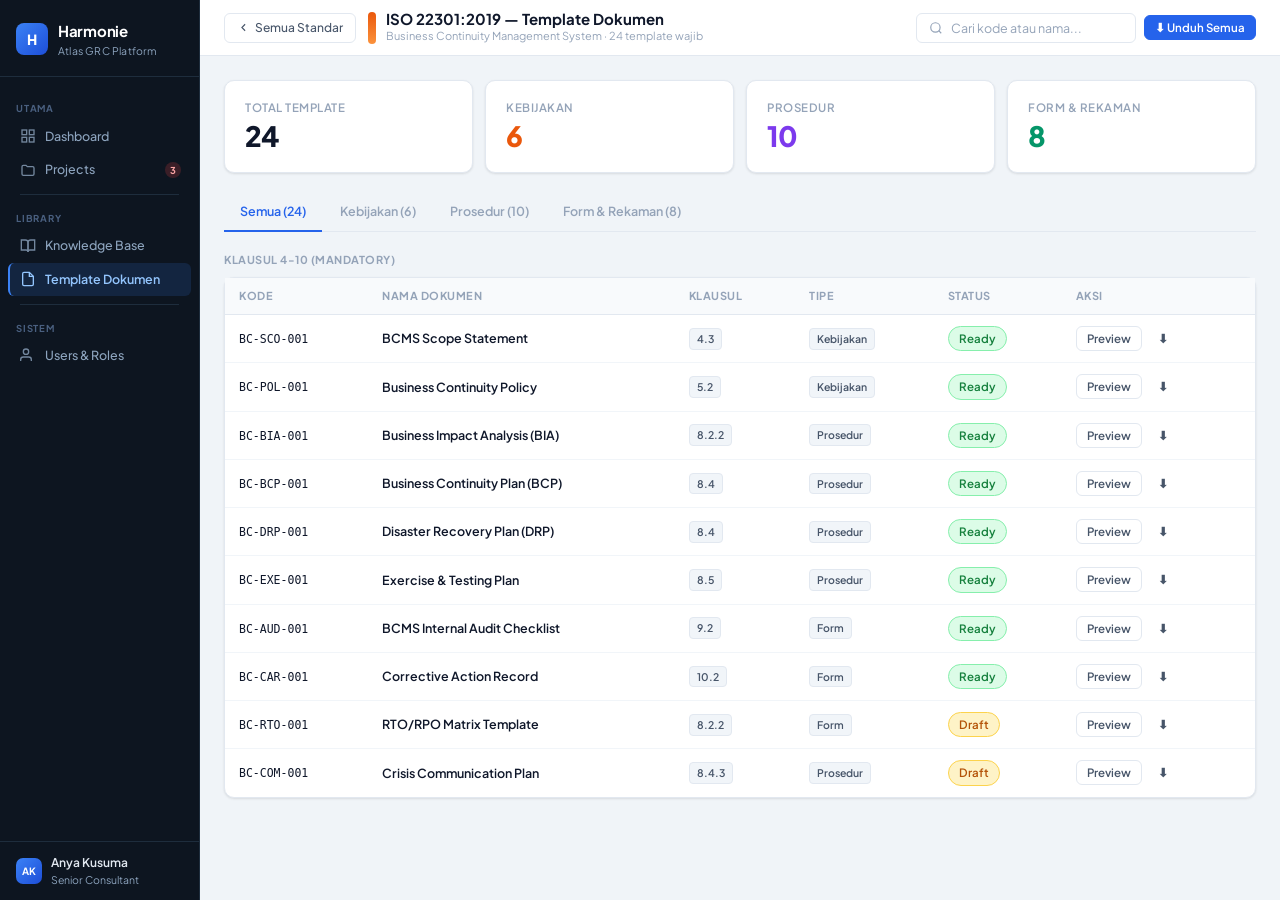
<file: template-documents-iso22301.html>
<!DOCTYPE html>
<html lang="id">
<head>
<meta charset="UTF-8">
<meta name="viewport" content="width=device-width, initial-scale=1.0">
<title>ISO 22301:2019 Templates — Harmonie (Atlas GRC)</title>
<link rel="stylesheet" href="styles.css">
</head>
<body>
<div class="app-shell">
  <aside class="sidebar">
    <div class="sidebar-header">
      <div class="sidebar-logo">
        <div class="sidebar-logo-icon">H</div>
        <div><div class="sidebar-brand-name">Harmonie</div><div class="sidebar-brand-sub">Atlas GRC Platform</div></div>
      </div>
    </div>
    <nav class="sidebar-nav">
      <div class="nav-section-label">Utama</div>
      <a href="index.html" class="nav-item"><svg class="nav-icon" viewBox="0 0 24 24" fill="none" stroke="currentColor" stroke-width="2"><rect x="3" y="3" width="7" height="7"/><rect x="14" y="3" width="7" height="7"/><rect x="3" y="14" width="7" height="7"/><rect x="14" y="14" width="7" height="7"/></svg>Dashboard</a>
      <a href="projects.html" class="nav-item"><svg class="nav-icon" viewBox="0 0 24 24" fill="none" stroke="currentColor" stroke-width="2"><path d="M3 7a2 2 0 0 1 2-2h4l2 2h8a2 2 0 0 1 2 2v9a2 2 0 0 1-2 2H5a2 2 0 0 1-2-2z"/></svg>Projects<span class="nav-badge">3</span></a>
      <div class="sidebar-divider"></div>
      <div class="nav-section-label">Library</div>
      <a href="knowledge-base.html" class="nav-item"><svg class="nav-icon" viewBox="0 0 24 24" fill="none" stroke="currentColor" stroke-width="2"><path d="M2 3h6a4 4 0 0 1 4 4v14a3 3 0 0 0-3-3H2z"/><path d="M22 3h-6a4 4 0 0 0-4 4v14a3 3 0 0 1 3-3h7z"/></svg>Knowledge Base</a>
      <a href="template-documents.html" class="nav-item active"><svg class="nav-icon" viewBox="0 0 24 24" fill="none" stroke="currentColor" stroke-width="2"><path d="M14 2H6a2 2 0 0 0-2 2v16a2 2 0 0 0 2 2h12a2 2 0 0 0 2-2V8z"/><polyline points="14,2 14,8 20,8"/></svg>Template Dokumen</a>
      <div class="sidebar-divider"></div>
      <div class="nav-section-label">Sistem</div>
      <a href="users-roles.html" class="nav-item"><svg class="nav-icon" viewBox="0 0 24 24" fill="none" stroke="currentColor" stroke-width="2"><path d="M17 21v-2a4 4 0 0 0-4-4H5a4 4 0 0 0-4 4v2"/><circle cx="9" cy="7" r="4"/></svg>Users & Roles</a>
    </nav>
    <div class="sidebar-footer">
      <div class="user-info">
        <div class="avatar av-blue">AK</div>
        <div><div class="user-name">Anya Kusuma</div><div class="user-role">Senior Consultant</div></div>
      </div>
    </div>
  </aside>
  <div class="main-content">
    <div class="topbar">
      <a href="template-documents.html" class="topbar-back"><svg width="13" height="13" viewBox="0 0 24 24" fill="none" stroke="currentColor" stroke-width="2"><path d="m15 18-6-6 6-6"/></svg>Semua Standar</a>
      <div class="topbar-title-area">
        <div style="display:flex;align-items:center;gap:10px">
          <div style="width:8px;height:32px;background:linear-gradient(180deg,#ea580c,#fb923c);border-radius:4px"></div>
          <div>
            <div class="topbar-title">ISO 22301:2019 — Template Dokumen</div>
            <div class="topbar-subtitle">Business Continuity Management System · 24 template wajib</div>
          </div>
        </div>
      </div>
      <div class="topbar-actions">
        <div class="search-bar"><svg width="14" height="14" viewBox="0 0 24 24" fill="none" stroke="#94a3b8" stroke-width="2"><circle cx="11" cy="11" r="8"/><path d="m21 21-4.35-4.35"/></svg><input type="text" placeholder="Cari kode atau nama..."></div>
        <button class="btn btn-primary btn-sm">⬇ Unduh Semua</button>
      </div>
    </div>
    <div class="page-content">
      <div class="flex gap-12 mb-20">
        <div class="stat-card" style="flex:1"><div class="stat-label">Total Template</div><div class="stat-value">24</div></div>
        <div class="stat-card" style="flex:1"><div class="stat-label">Kebijakan</div><div class="stat-value" style="color:#ea580c">6</div></div>
        <div class="stat-card" style="flex:1"><div class="stat-label">Prosedur</div><div class="stat-value" style="color:#7c3aed">10</div></div>
        <div class="stat-card" style="flex:1"><div class="stat-label">Form & Rekaman</div><div class="stat-value" style="color:#059669">8</div></div>
      </div>
      <div class="tabs mb-20">
        <div class="tab active">Semua (24)</div>
        <div class="tab">Kebijakan (6)</div>
        <div class="tab">Prosedur (10)</div>
        <div class="tab">Form & Rekaman (8)</div>
      </div>

      <div style="font-size:11px;font-weight:700;text-transform:uppercase;letter-spacing:0.5px;color:#94a3b8;margin-bottom:8px">Klausul 4-10 (Mandatory)</div>
      <div class="card mb-16">
        <div class="table-wrapper">
          <table>
            <thead><tr><th>Kode</th><th>Nama Dokumen</th><th>Klausul</th><th>Tipe</th><th>Status</th><th>Aksi</th></tr></thead>
            <tbody>
              <tr><td><span style="font-family:monospace;font-size:11.5px">BC-SCO-001</span></td><td style="font-weight:600">BCMS Scope Statement</td><td><span class="tag">4.3</span></td><td><span class="tag">Kebijakan</span></td><td><span class="badge badge-implemented">Ready</span></td><td><div style="display:flex;gap:5px"><button class="btn btn-secondary btn-sm">Preview</button><button class="btn btn-ghost btn-sm">⬇</button></div></td></tr>
              <tr><td><span style="font-family:monospace;font-size:11.5px">BC-POL-001</span></td><td style="font-weight:600">Business Continuity Policy</td><td><span class="tag">5.2</span></td><td><span class="tag">Kebijakan</span></td><td><span class="badge badge-implemented">Ready</span></td><td><div style="display:flex;gap:5px"><button class="btn btn-secondary btn-sm">Preview</button><button class="btn btn-ghost btn-sm">⬇</button></div></td></tr>
              <tr><td><span style="font-family:monospace;font-size:11.5px">BC-BIA-001</span></td><td style="font-weight:600">Business Impact Analysis (BIA)</td><td><span class="tag">8.2.2</span></td><td><span class="tag">Prosedur</span></td><td><span class="badge badge-implemented">Ready</span></td><td><div style="display:flex;gap:5px"><button class="btn btn-secondary btn-sm">Preview</button><button class="btn btn-ghost btn-sm">⬇</button></div></td></tr>
              <tr><td><span style="font-family:monospace;font-size:11.5px">BC-BCP-001</span></td><td style="font-weight:600">Business Continuity Plan (BCP)</td><td><span class="tag">8.4</span></td><td><span class="tag">Prosedur</span></td><td><span class="badge badge-implemented">Ready</span></td><td><div style="display:flex;gap:5px"><button class="btn btn-secondary btn-sm">Preview</button><button class="btn btn-ghost btn-sm">⬇</button></div></td></tr>
              <tr><td><span style="font-family:monospace;font-size:11.5px">BC-DRP-001</span></td><td style="font-weight:600">Disaster Recovery Plan (DRP)</td><td><span class="tag">8.4</span></td><td><span class="tag">Prosedur</span></td><td><span class="badge badge-implemented">Ready</span></td><td><div style="display:flex;gap:5px"><button class="btn btn-secondary btn-sm">Preview</button><button class="btn btn-ghost btn-sm">⬇</button></div></td></tr>
              <tr><td><span style="font-family:monospace;font-size:11.5px">BC-EXE-001</span></td><td style="font-weight:600">Exercise & Testing Plan</td><td><span class="tag">8.5</span></td><td><span class="tag">Prosedur</span></td><td><span class="badge badge-implemented">Ready</span></td><td><div style="display:flex;gap:5px"><button class="btn btn-secondary btn-sm">Preview</button><button class="btn btn-ghost btn-sm">⬇</button></div></td></tr>
              <tr><td><span style="font-family:monospace;font-size:11.5px">BC-AUD-001</span></td><td style="font-weight:600">BCMS Internal Audit Checklist</td><td><span class="tag">9.2</span></td><td><span class="tag">Form</span></td><td><span class="badge badge-implemented">Ready</span></td><td><div style="display:flex;gap:5px"><button class="btn btn-secondary btn-sm">Preview</button><button class="btn btn-ghost btn-sm">⬇</button></div></td></tr>
              <tr><td><span style="font-family:monospace;font-size:11.5px">BC-CAR-001</span></td><td style="font-weight:600">Corrective Action Record</td><td><span class="tag">10.2</span></td><td><span class="tag">Form</span></td><td><span class="badge badge-implemented">Ready</span></td><td><div style="display:flex;gap:5px"><button class="btn btn-secondary btn-sm">Preview</button><button class="btn btn-ghost btn-sm">⬇</button></div></td></tr>
              <tr><td><span style="font-family:monospace;font-size:11.5px">BC-RTO-001</span></td><td style="font-weight:600">RTO/RPO Matrix Template</td><td><span class="tag">8.2.2</span></td><td><span class="tag">Form</span></td><td><span class="badge badge-partial">Draft</span></td><td><div style="display:flex;gap:5px"><button class="btn btn-secondary btn-sm">Preview</button><button class="btn btn-ghost btn-sm">⬇</button></div></td></tr>
              <tr><td><span style="font-family:monospace;font-size:11.5px">BC-COM-001</span></td><td style="font-weight:600">Crisis Communication Plan</td><td><span class="tag">8.4.3</span></td><td><span class="tag">Prosedur</span></td><td><span class="badge badge-partial">Draft</span></td><td><div style="display:flex;gap:5px"><button class="btn btn-secondary btn-sm">Preview</button><button class="btn btn-ghost btn-sm">⬇</button></div></td></tr>
            </tbody>
          </table>
        </div>
      </div>
    </div>
  </div>
</div>
</body>
</html>
</file>
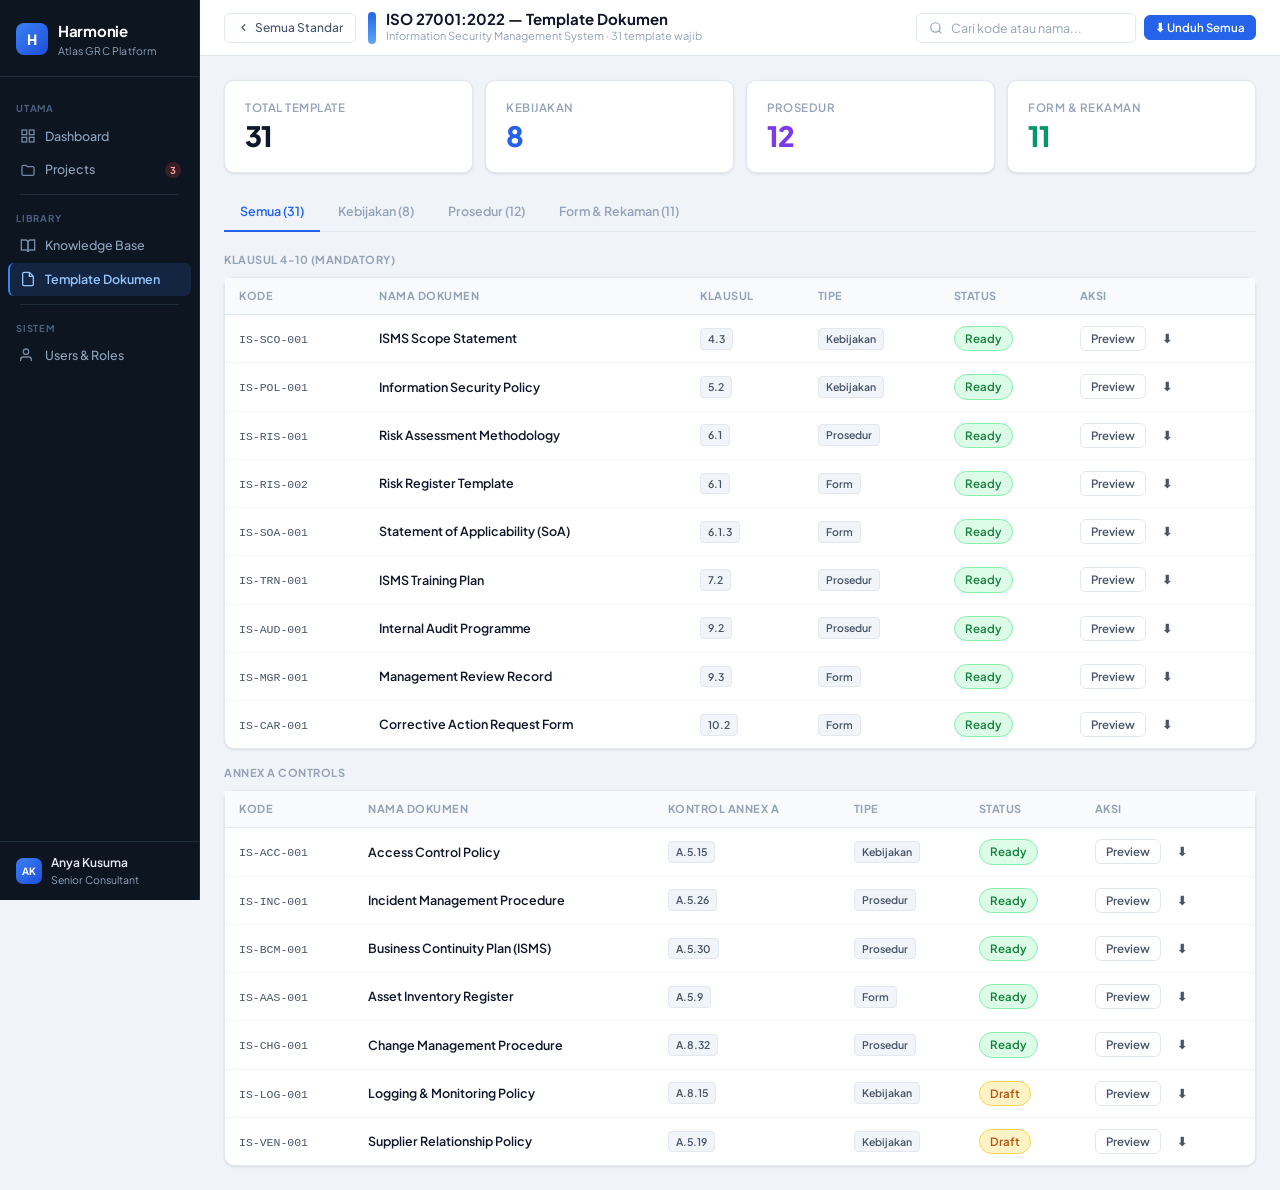
<file: template-documents-iso27001.html>
<!DOCTYPE html>
<html lang="id">
<head>
<meta charset="UTF-8">
<meta name="viewport" content="width=device-width, initial-scale=1.0">
<title>ISO 27001:2022 Templates — Harmonie (Atlas GRC)</title>
<link rel="stylesheet" href="styles.css">
</head>
<body>
<div class="app-shell">
  <aside class="sidebar">
    <div class="sidebar-header">
      <div class="sidebar-logo">
        <div class="sidebar-logo-icon">H</div>
        <div><div class="sidebar-brand-name">Harmonie</div><div class="sidebar-brand-sub">Atlas GRC Platform</div></div>
      </div>
    </div>
    <nav class="sidebar-nav">
      <div class="nav-section-label">Utama</div>
      <a href="index.html" class="nav-item"><svg class="nav-icon" viewBox="0 0 24 24" fill="none" stroke="currentColor" stroke-width="2"><rect x="3" y="3" width="7" height="7"/><rect x="14" y="3" width="7" height="7"/><rect x="3" y="14" width="7" height="7"/><rect x="14" y="14" width="7" height="7"/></svg>Dashboard</a>
      <a href="projects.html" class="nav-item"><svg class="nav-icon" viewBox="0 0 24 24" fill="none" stroke="currentColor" stroke-width="2"><path d="M3 7a2 2 0 0 1 2-2h4l2 2h8a2 2 0 0 1 2 2v9a2 2 0 0 1-2 2H5a2 2 0 0 1-2-2z"/></svg>Projects<span class="nav-badge">3</span></a>
      <div class="sidebar-divider"></div>
      <div class="nav-section-label">Library</div>
      <a href="knowledge-base.html" class="nav-item"><svg class="nav-icon" viewBox="0 0 24 24" fill="none" stroke="currentColor" stroke-width="2"><path d="M2 3h6a4 4 0 0 1 4 4v14a3 3 0 0 0-3-3H2z"/><path d="M22 3h-6a4 4 0 0 0-4 4v14a3 3 0 0 1 3-3h7z"/></svg>Knowledge Base</a>
      <a href="template-documents.html" class="nav-item active"><svg class="nav-icon" viewBox="0 0 24 24" fill="none" stroke="currentColor" stroke-width="2"><path d="M14 2H6a2 2 0 0 0-2 2v16a2 2 0 0 0 2 2h12a2 2 0 0 0 2-2V8z"/><polyline points="14,2 14,8 20,8"/></svg>Template Dokumen</a>
      <div class="sidebar-divider"></div>
      <div class="nav-section-label">Sistem</div>
      <a href="users-roles.html" class="nav-item"><svg class="nav-icon" viewBox="0 0 24 24" fill="none" stroke="currentColor" stroke-width="2"><path d="M17 21v-2a4 4 0 0 0-4-4H5a4 4 0 0 0-4 4v2"/><circle cx="9" cy="7" r="4"/></svg>Users & Roles</a>
    </nav>
    <div class="sidebar-footer">
      <div class="user-info">
        <div class="avatar av-blue">AK</div>
        <div><div class="user-name">Anya Kusuma</div><div class="user-role">Senior Consultant</div></div>
      </div>
    </div>
  </aside>
  <div class="main-content">
    <div class="topbar">
      <a href="template-documents.html" class="topbar-back"><svg width="13" height="13" viewBox="0 0 24 24" fill="none" stroke="currentColor" stroke-width="2"><path d="m15 18-6-6 6-6"/></svg>Semua Standar</a>
      <div class="topbar-title-area">
        <div style="display:flex;align-items:center;gap:10px">
          <div style="width:8px;height:32px;background:linear-gradient(180deg,#2563eb,#60a5fa);border-radius:4px"></div>
          <div>
            <div class="topbar-title">ISO 27001:2022 — Template Dokumen</div>
            <div class="topbar-subtitle">Information Security Management System · 31 template wajib</div>
          </div>
        </div>
      </div>
      <div class="topbar-actions">
        <div class="search-bar"><svg width="14" height="14" viewBox="0 0 24 24" fill="none" stroke="#94a3b8" stroke-width="2"><circle cx="11" cy="11" r="8"/><path d="m21 21-4.35-4.35"/></svg><input type="text" placeholder="Cari kode atau nama..."></div>
        <button class="btn btn-primary btn-sm">⬇ Unduh Semua</button>
      </div>
    </div>
    <div class="page-content">
      <div class="flex gap-12 mb-20">
        <div class="stat-card" style="flex:1"><div class="stat-label">Total Template</div><div class="stat-value">31</div></div>
        <div class="stat-card" style="flex:1"><div class="stat-label">Kebijakan</div><div class="stat-value" style="color:#2563eb">8</div></div>
        <div class="stat-card" style="flex:1"><div class="stat-label">Prosedur</div><div class="stat-value" style="color:#7c3aed">12</div></div>
        <div class="stat-card" style="flex:1"><div class="stat-label">Form & Rekaman</div><div class="stat-value" style="color:#059669">11</div></div>
      </div>
      <div class="tabs mb-20">
        <div class="tab active">Semua (31)</div>
        <div class="tab">Kebijakan (8)</div>
        <div class="tab">Prosedur (12)</div>
        <div class="tab">Form & Rekaman (11)</div>
      </div>

      <!-- Mandatory docs grouped by clause -->
      <div style="font-size:11px;font-weight:700;text-transform:uppercase;letter-spacing:0.5px;color:#94a3b8;margin-bottom:8px">Klausul 4-10 (Mandatory)</div>
      <div class="card mb-16">
        <div class="table-wrapper">
          <table>
            <thead><tr><th>Kode</th><th>Nama Dokumen</th><th>Klausul</th><th>Tipe</th><th>Status</th><th>Aksi</th></tr></thead>
            <tbody>
              <tr><td><span style="font-family:monospace;font-size:11.5px;color:#475569">IS-SCO-001</span></td><td style="font-weight:600">ISMS Scope Statement</td><td><span class="tag">4.3</span></td><td><span class="tag">Kebijakan</span></td><td><span class="badge badge-implemented">Ready</span></td><td><div style="display:flex;gap:5px"><button class="btn btn-secondary btn-sm">Preview</button><button class="btn btn-ghost btn-sm">⬇</button></div></td></tr>
              <tr><td><span style="font-family:monospace;font-size:11.5px;color:#475569">IS-POL-001</span></td><td style="font-weight:600">Information Security Policy</td><td><span class="tag">5.2</span></td><td><span class="tag">Kebijakan</span></td><td><span class="badge badge-implemented">Ready</span></td><td><div style="display:flex;gap:5px"><button class="btn btn-secondary btn-sm">Preview</button><button class="btn btn-ghost btn-sm">⬇</button></div></td></tr>
              <tr><td><span style="font-family:monospace;font-size:11.5px;color:#475569">IS-RIS-001</span></td><td style="font-weight:600">Risk Assessment Methodology</td><td><span class="tag">6.1</span></td><td><span class="tag">Prosedur</span></td><td><span class="badge badge-implemented">Ready</span></td><td><div style="display:flex;gap:5px"><button class="btn btn-secondary btn-sm">Preview</button><button class="btn btn-ghost btn-sm">⬇</button></div></td></tr>
              <tr><td><span style="font-family:monospace;font-size:11.5px;color:#475569">IS-RIS-002</span></td><td style="font-weight:600">Risk Register Template</td><td><span class="tag">6.1</span></td><td><span class="tag">Form</span></td><td><span class="badge badge-implemented">Ready</span></td><td><div style="display:flex;gap:5px"><button class="btn btn-secondary btn-sm">Preview</button><button class="btn btn-ghost btn-sm">⬇</button></div></td></tr>
              <tr><td><span style="font-family:monospace;font-size:11.5px;color:#475569">IS-SOA-001</span></td><td style="font-weight:600">Statement of Applicability (SoA)</td><td><span class="tag">6.1.3</span></td><td><span class="tag">Form</span></td><td><span class="badge badge-implemented">Ready</span></td><td><div style="display:flex;gap:5px"><button class="btn btn-secondary btn-sm">Preview</button><button class="btn btn-ghost btn-sm">⬇</button></div></td></tr>
              <tr><td><span style="font-family:monospace;font-size:11.5px;color:#475569">IS-TRN-001</span></td><td style="font-weight:600">ISMS Training Plan</td><td><span class="tag">7.2</span></td><td><span class="tag">Prosedur</span></td><td><span class="badge badge-implemented">Ready</span></td><td><div style="display:flex;gap:5px"><button class="btn btn-secondary btn-sm">Preview</button><button class="btn btn-ghost btn-sm">⬇</button></div></td></tr>
              <tr><td><span style="font-family:monospace;font-size:11.5px;color:#475569">IS-AUD-001</span></td><td style="font-weight:600">Internal Audit Programme</td><td><span class="tag">9.2</span></td><td><span class="tag">Prosedur</span></td><td><span class="badge badge-implemented">Ready</span></td><td><div style="display:flex;gap:5px"><button class="btn btn-secondary btn-sm">Preview</button><button class="btn btn-ghost btn-sm">⬇</button></div></td></tr>
              <tr><td><span style="font-family:monospace;font-size:11.5px;color:#475569">IS-MGR-001</span></td><td style="font-weight:600">Management Review Record</td><td><span class="tag">9.3</span></td><td><span class="tag">Form</span></td><td><span class="badge badge-implemented">Ready</span></td><td><div style="display:flex;gap:5px"><button class="btn btn-secondary btn-sm">Preview</button><button class="btn btn-ghost btn-sm">⬇</button></div></td></tr>
              <tr><td><span style="font-family:monospace;font-size:11.5px;color:#475569">IS-CAR-001</span></td><td style="font-weight:600">Corrective Action Request Form</td><td><span class="tag">10.2</span></td><td><span class="tag">Form</span></td><td><span class="badge badge-implemented">Ready</span></td><td><div style="display:flex;gap:5px"><button class="btn btn-secondary btn-sm">Preview</button><button class="btn btn-ghost btn-sm">⬇</button></div></td></tr>
            </tbody>
          </table>
        </div>
      </div>

      <div style="font-size:11px;font-weight:700;text-transform:uppercase;letter-spacing:0.5px;color:#94a3b8;margin-bottom:8px">Annex A Controls</div>
      <div class="card">
        <div class="table-wrapper">
          <table>
            <thead><tr><th>Kode</th><th>Nama Dokumen</th><th>Kontrol Annex A</th><th>Tipe</th><th>Status</th><th>Aksi</th></tr></thead>
            <tbody>
              <tr><td><span style="font-family:monospace;font-size:11.5px;color:#475569">IS-ACC-001</span></td><td style="font-weight:600">Access Control Policy</td><td><span class="tag">A.5.15</span></td><td><span class="tag">Kebijakan</span></td><td><span class="badge badge-implemented">Ready</span></td><td><div style="display:flex;gap:5px"><button class="btn btn-secondary btn-sm">Preview</button><button class="btn btn-ghost btn-sm">⬇</button></div></td></tr>
              <tr><td><span style="font-family:monospace;font-size:11.5px;color:#475569">IS-INC-001</span></td><td style="font-weight:600">Incident Management Procedure</td><td><span class="tag">A.5.26</span></td><td><span class="tag">Prosedur</span></td><td><span class="badge badge-implemented">Ready</span></td><td><div style="display:flex;gap:5px"><button class="btn btn-secondary btn-sm">Preview</button><button class="btn btn-ghost btn-sm">⬇</button></div></td></tr>
              <tr><td><span style="font-family:monospace;font-size:11.5px;color:#475569">IS-BCM-001</span></td><td style="font-weight:600">Business Continuity Plan (ISMS)</td><td><span class="tag">A.5.30</span></td><td><span class="tag">Prosedur</span></td><td><span class="badge badge-implemented">Ready</span></td><td><div style="display:flex;gap:5px"><button class="btn btn-secondary btn-sm">Preview</button><button class="btn btn-ghost btn-sm">⬇</button></div></td></tr>
              <tr><td><span style="font-family:monospace;font-size:11.5px;color:#475569">IS-AAS-001</span></td><td style="font-weight:600">Asset Inventory Register</td><td><span class="tag">A.5.9</span></td><td><span class="tag">Form</span></td><td><span class="badge badge-implemented">Ready</span></td><td><div style="display:flex;gap:5px"><button class="btn btn-secondary btn-sm">Preview</button><button class="btn btn-ghost btn-sm">⬇</button></div></td></tr>
              <tr><td><span style="font-family:monospace;font-size:11.5px;color:#475569">IS-CHG-001</span></td><td style="font-weight:600">Change Management Procedure</td><td><span class="tag">A.8.32</span></td><td><span class="tag">Prosedur</span></td><td><span class="badge badge-implemented">Ready</span></td><td><div style="display:flex;gap:5px"><button class="btn btn-secondary btn-sm">Preview</button><button class="btn btn-ghost btn-sm">⬇</button></div></td></tr>
              <tr><td><span style="font-family:monospace;font-size:11.5px;color:#475569">IS-LOG-001</span></td><td style="font-weight:600">Logging & Monitoring Policy</td><td><span class="tag">A.8.15</span></td><td><span class="tag">Kebijakan</span></td><td><span class="badge badge-partial">Draft</span></td><td><div style="display:flex;gap:5px"><button class="btn btn-secondary btn-sm">Preview</button><button class="btn btn-ghost btn-sm">⬇</button></div></td></tr>
              <tr><td><span style="font-family:monospace;font-size:11.5px;color:#475569">IS-VEN-001</span></td><td style="font-weight:600">Supplier Relationship Policy</td><td><span class="tag">A.5.19</span></td><td><span class="tag">Kebijakan</span></td><td><span class="badge badge-partial">Draft</span></td><td><div style="display:flex;gap:5px"><button class="btn btn-secondary btn-sm">Preview</button><button class="btn btn-ghost btn-sm">⬇</button></div></td></tr>
            </tbody>
          </table>
        </div>
      </div>
    </div>
  </div>
</div>
</body>
</html>
</file>
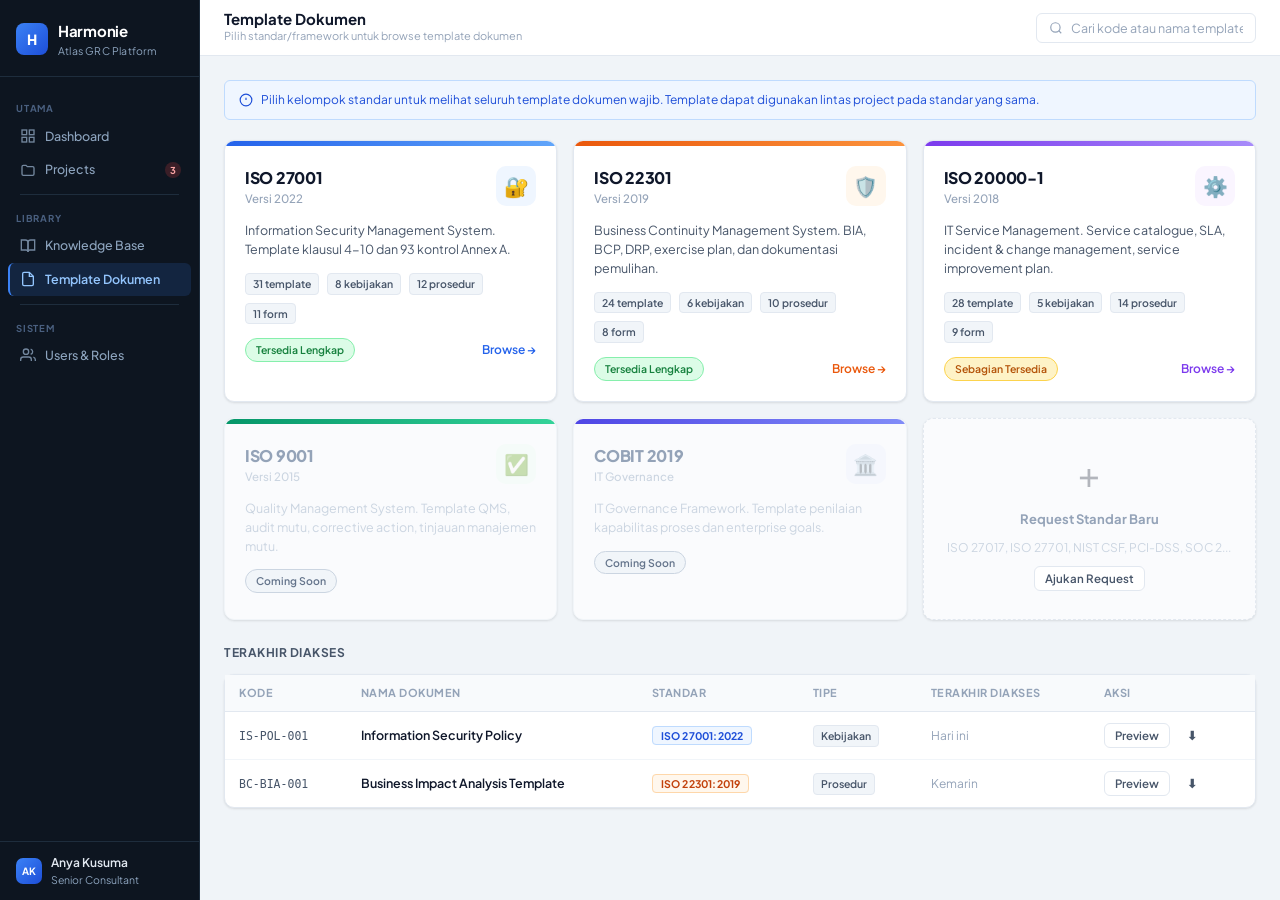
<file: template-documents.html>
<!DOCTYPE html>
<html lang="id">
<head>
<meta charset="UTF-8">
<meta name="viewport" content="width=device-width, initial-scale=1.0">
<title>Template Dokumen — Harmonie (Atlas GRC)</title>
<link rel="stylesheet" href="styles.css">
</head>
<body>
<div class="app-shell">
  <aside class="sidebar">
    <div class="sidebar-header">
      <div class="sidebar-logo">
        <div class="sidebar-logo-icon">H</div>
        <div><div class="sidebar-brand-name">Harmonie</div><div class="sidebar-brand-sub">Atlas GRC Platform</div></div>
      </div>
    </div>
    <nav class="sidebar-nav">
      <div class="nav-section-label">Utama</div>
      <a href="index.html" class="nav-item"><svg class="nav-icon" viewBox="0 0 24 24" fill="none" stroke="currentColor" stroke-width="2"><rect x="3" y="3" width="7" height="7"/><rect x="14" y="3" width="7" height="7"/><rect x="3" y="14" width="7" height="7"/><rect x="14" y="14" width="7" height="7"/></svg>Dashboard</a>
      <a href="projects.html" class="nav-item"><svg class="nav-icon" viewBox="0 0 24 24" fill="none" stroke="currentColor" stroke-width="2"><path d="M3 7a2 2 0 0 1 2-2h4l2 2h8a2 2 0 0 1 2 2v9a2 2 0 0 1-2 2H5a2 2 0 0 1-2-2z"/></svg>Projects<span class="nav-badge">3</span></a>
      <div class="sidebar-divider"></div>
      <div class="nav-section-label">Library</div>
      <a href="knowledge-base.html" class="nav-item"><svg class="nav-icon" viewBox="0 0 24 24" fill="none" stroke="currentColor" stroke-width="2"><path d="M2 3h6a4 4 0 0 1 4 4v14a3 3 0 0 0-3-3H2z"/><path d="M22 3h-6a4 4 0 0 0-4 4v14a3 3 0 0 1 3-3h7z"/></svg>Knowledge Base</a>
      <a href="template-documents.html" class="nav-item active"><svg class="nav-icon" viewBox="0 0 24 24" fill="none" stroke="currentColor" stroke-width="2"><path d="M14 2H6a2 2 0 0 0-2 2v16a2 2 0 0 0 2 2h12a2 2 0 0 0 2-2V8z"/><polyline points="14,2 14,8 20,8"/></svg>Template Dokumen</a>
      <div class="sidebar-divider"></div>
      <div class="nav-section-label">Sistem</div>
      <a href="users-roles.html" class="nav-item"><svg class="nav-icon" viewBox="0 0 24 24" fill="none" stroke="currentColor" stroke-width="2"><path d="M17 21v-2a4 4 0 0 0-4-4H5a4 4 0 0 0-4 4v2"/><circle cx="9" cy="7" r="4"/><path d="M23 21v-2a4 4 0 0 0-3-3.87"/><path d="M16 3.13a4 4 0 0 1 0 7.75"/></svg>Users & Roles</a>
    </nav>
    <div class="sidebar-footer">
      <div class="user-info">
        <div class="avatar av-blue">AK</div>
        <div><div class="user-name">Anya Kusuma</div><div class="user-role">Senior Consultant</div></div>
      </div>
    </div>
  </aside>

  <div class="main-content">
    <div class="topbar">
      <div class="topbar-title-area">
        <div class="topbar-title">Template Dokumen</div>
        <div class="topbar-subtitle">Pilih standar/framework untuk browse template dokumen</div>
      </div>
      <div class="topbar-actions">
        <div class="search-bar"><svg width="14" height="14" viewBox="0 0 24 24" fill="none" stroke="#94a3b8" stroke-width="2"><circle cx="11" cy="11" r="8"/><path d="m21 21-4.35-4.35"/></svg><input type="text" placeholder="Cari kode atau nama template..."></div>
      </div>
    </div>

    <div class="page-content">
      <div class="notice notice-info mb-20">
        <svg width="14" height="14" viewBox="0 0 24 24" fill="none" stroke="currentColor" stroke-width="2"><circle cx="12" cy="12" r="10"/><line x1="12" y1="8" x2="12" y2="12"/><line x1="12" y1="16" x2="12.01" y2="16"/></svg>
        Pilih kelompok standar untuk melihat seluruh template dokumen wajib. Template dapat digunakan lintas project pada standar yang sama.
      </div>

      <div class="grid-3 mb-24">

        <a href="template-documents-iso27001.html" class="card" style="display:block;text-decoration:none;cursor:pointer;transition:all 0.18s;padding:0;overflow:hidden" onmouseover="this.style.boxShadow='0 4px 16px rgba(37,99,235,0.12)';this.style.borderColor='#bfdbfe'" onmouseout="this.style.boxShadow='';this.style.borderColor='#e2e8f0'">
          <div style="height:5px;background:linear-gradient(90deg,#2563eb,#60a5fa)"></div>
          <div style="padding:20px">
            <div style="display:flex;justify-content:space-between;align-items:flex-start;margin-bottom:14px">
              <div><div style="font-size:16px;font-weight:800;color:#0f172a;letter-spacing:-0.3px">ISO 27001</div><div style="font-size:11.5px;color:#94a3b8;font-weight:500">Versi 2022</div></div>
              <div style="width:40px;height:40px;background:#eff6ff;border-radius:10px;display:flex;align-items:center;justify-content:center;font-size:20px">🔐</div>
            </div>
            <div style="font-size:12.5px;color:#475569;line-height:1.5;margin-bottom:14px">Information Security Management System. Template klausul 4-10 dan 93 kontrol Annex A.</div>
            <div style="display:flex;gap:8px;flex-wrap:wrap;margin-bottom:14px">
              <span class="tag">31 template</span><span class="tag">8 kebijakan</span><span class="tag">12 prosedur</span><span class="tag">11 form</span>
            </div>
            <div style="display:flex;justify-content:space-between;align-items:center">
              <span class="badge badge-implemented" style="font-size:10.5px">Tersedia Lengkap</span>
              <span style="font-size:12px;color:#2563eb;font-weight:600">Browse →</span>
            </div>
          </div>
        </a>

        <a href="template-documents-iso22301.html" class="card" style="display:block;text-decoration:none;cursor:pointer;transition:all 0.18s;padding:0;overflow:hidden" onmouseover="this.style.boxShadow='0 4px 16px rgba(234,88,12,0.10)';this.style.borderColor='#fed7aa'" onmouseout="this.style.boxShadow='';this.style.borderColor='#e2e8f0'">
          <div style="height:5px;background:linear-gradient(90deg,#ea580c,#fb923c)"></div>
          <div style="padding:20px">
            <div style="display:flex;justify-content:space-between;align-items:flex-start;margin-bottom:14px">
              <div><div style="font-size:16px;font-weight:800;color:#0f172a;letter-spacing:-0.3px">ISO 22301</div><div style="font-size:11.5px;color:#94a3b8;font-weight:500">Versi 2019</div></div>
              <div style="width:40px;height:40px;background:#fff7ed;border-radius:10px;display:flex;align-items:center;justify-content:center;font-size:20px">🛡️</div>
            </div>
            <div style="font-size:12.5px;color:#475569;line-height:1.5;margin-bottom:14px">Business Continuity Management System. BIA, BCP, DRP, exercise plan, dan dokumentasi pemulihan.</div>
            <div style="display:flex;gap:8px;flex-wrap:wrap;margin-bottom:14px">
              <span class="tag">24 template</span><span class="tag">6 kebijakan</span><span class="tag">10 prosedur</span><span class="tag">8 form</span>
            </div>
            <div style="display:flex;justify-content:space-between;align-items:center">
              <span class="badge badge-implemented" style="font-size:10.5px">Tersedia Lengkap</span>
              <span style="font-size:12px;color:#ea580c;font-weight:600">Browse →</span>
            </div>
          </div>
        </a>

        <a href="template-documents-iso20000.html" class="card" style="display:block;text-decoration:none;cursor:pointer;transition:all 0.18s;padding:0;overflow:hidden" onmouseover="this.style.boxShadow='0 4px 16px rgba(124,58,237,0.10)';this.style.borderColor='#d8b4fe'" onmouseout="this.style.boxShadow='';this.style.borderColor='#e2e8f0'">
          <div style="height:5px;background:linear-gradient(90deg,#7c3aed,#a78bfa)"></div>
          <div style="padding:20px">
            <div style="display:flex;justify-content:space-between;align-items:flex-start;margin-bottom:14px">
              <div><div style="font-size:16px;font-weight:800;color:#0f172a;letter-spacing:-0.3px">ISO 20000-1</div><div style="font-size:11.5px;color:#94a3b8;font-weight:500">Versi 2018</div></div>
              <div style="width:40px;height:40px;background:#faf5ff;border-radius:10px;display:flex;align-items:center;justify-content:center;font-size:20px">⚙️</div>
            </div>
            <div style="font-size:12.5px;color:#475569;line-height:1.5;margin-bottom:14px">IT Service Management. Service catalogue, SLA, incident & change management, service improvement plan.</div>
            <div style="display:flex;gap:8px;flex-wrap:wrap;margin-bottom:14px">
              <span class="tag">28 template</span><span class="tag">5 kebijakan</span><span class="tag">14 prosedur</span><span class="tag">9 form</span>
            </div>
            <div style="display:flex;justify-content:space-between;align-items:center">
              <span class="badge badge-partial" style="font-size:10.5px">Sebagian Tersedia</span>
              <span style="font-size:12px;color:#7c3aed;font-weight:600">Browse →</span>
            </div>
          </div>
        </a>

        <div class="card" style="padding:0;overflow:hidden;border-color:#f1f5f9;background:#fafbfd">
          <div style="height:5px;background:linear-gradient(90deg,#059669,#34d399)"></div>
          <div style="padding:20px">
            <div style="display:flex;justify-content:space-between;align-items:flex-start;margin-bottom:14px">
              <div><div style="font-size:16px;font-weight:800;color:#94a3b8;letter-spacing:-0.3px">ISO 9001</div><div style="font-size:11.5px;color:#cbd5e1;font-weight:500">Versi 2015</div></div>
              <div style="width:40px;height:40px;background:#f0fdf4;border-radius:10px;display:flex;align-items:center;justify-content:center;font-size:20px;opacity:0.4">✅</div>
            </div>
            <div style="font-size:12.5px;color:#cbd5e1;line-height:1.5;margin-bottom:14px">Quality Management System. Template QMS, audit mutu, corrective action, tinjauan manajemen mutu.</div>
            <div style="display:flex;justify-content:space-between;align-items:center">
              <span class="badge badge-na" style="font-size:10.5px">Coming Soon</span>
            </div>
          </div>
        </div>

        <div class="card" style="padding:0;overflow:hidden;border-color:#f1f5f9;background:#fafbfd">
          <div style="height:5px;background:linear-gradient(90deg,#4f46e5,#818cf8)"></div>
          <div style="padding:20px">
            <div style="display:flex;justify-content:space-between;align-items:flex-start;margin-bottom:14px">
              <div><div style="font-size:16px;font-weight:800;color:#94a3b8;letter-spacing:-0.3px">COBIT 2019</div><div style="font-size:11.5px;color:#cbd5e1;font-weight:500">IT Governance</div></div>
              <div style="width:40px;height:40px;background:#eef2ff;border-radius:10px;display:flex;align-items:center;justify-content:center;font-size:20px;opacity:0.4">🏛️</div>
            </div>
            <div style="font-size:12.5px;color:#cbd5e1;line-height:1.5;margin-bottom:14px">IT Governance Framework. Template penilaian kapabilitas proses dan enterprise goals.</div>
            <div style="display:flex;justify-content:space-between;align-items:center">
              <span class="badge badge-na" style="font-size:10.5px">Coming Soon</span>
            </div>
          </div>
        </div>

        <div class="card" style="padding:0;overflow:hidden;border-style:dashed;background:#fafbfd;cursor:pointer" onmouseover="this.style.borderColor='#93c5fd'" onmouseout="this.style.borderColor='#e2e8f0'">
          <div style="padding:20px;display:flex;flex-direction:column;align-items:center;justify-content:center;min-height:200px;text-align:center;gap:10px">
            <div style="font-size:36px;opacity:0.3">+</div>
            <div style="font-size:13px;font-weight:700;color:#94a3b8">Request Standar Baru</div>
            <div style="font-size:12px;color:#cbd5e1;line-height:1.4">ISO 27017, ISO 27701, NIST CSF, PCI-DSS, SOC 2...</div>
            <button class="btn btn-secondary btn-sm">Ajukan Request</button>
          </div>
        </div>

      </div>

      <div style="font-size:12px;font-weight:700;color:#475569;text-transform:uppercase;letter-spacing:0.5px;margin-bottom:12px">Terakhir Diakses</div>
      <div class="card">
        <div class="table-wrapper">
          <table>
            <thead><tr><th>Kode</th><th>Nama Dokumen</th><th>Standar</th><th>Tipe</th><th>Terakhir Diakses</th><th>Aksi</th></tr></thead>
            <tbody>
              <tr>
                <td><span style="font-family:monospace;font-size:11.5px;color:#475569">IS-POL-001</span></td>
                <td style="font-weight:600">Information Security Policy</td>
                <td><span class="badge-framework">ISO 27001:2022</span></td>
                <td><span class="tag">Kebijakan</span></td>
                <td style="color:#94a3b8;font-size:12px">Hari ini</td>
                <td><div style="display:flex;gap:6px"><button class="btn btn-secondary btn-sm">Preview</button><button class="btn btn-ghost btn-sm">⬇</button></div></td>
              </tr>
              <tr>
                <td><span style="font-family:monospace;font-size:11.5px;color:#475569">BC-BIA-001</span></td>
                <td style="font-weight:600">Business Impact Analysis Template</td>
                <td><span class="badge-framework" style="background:#fff7ed;color:#c2410c;border-color:#fed7aa">ISO 22301:2019</span></td>
                <td><span class="tag">Prosedur</span></td>
                <td style="color:#94a3b8;font-size:12px">Kemarin</td>
                <td><div style="display:flex;gap:6px"><button class="btn btn-secondary btn-sm">Preview</button><button class="btn btn-ghost btn-sm">⬇</button></div></td>
              </tr>
            </tbody>
          </table>
        </div>
      </div>
    </div>
  </div>
</div>
</body>
</html>
</file>
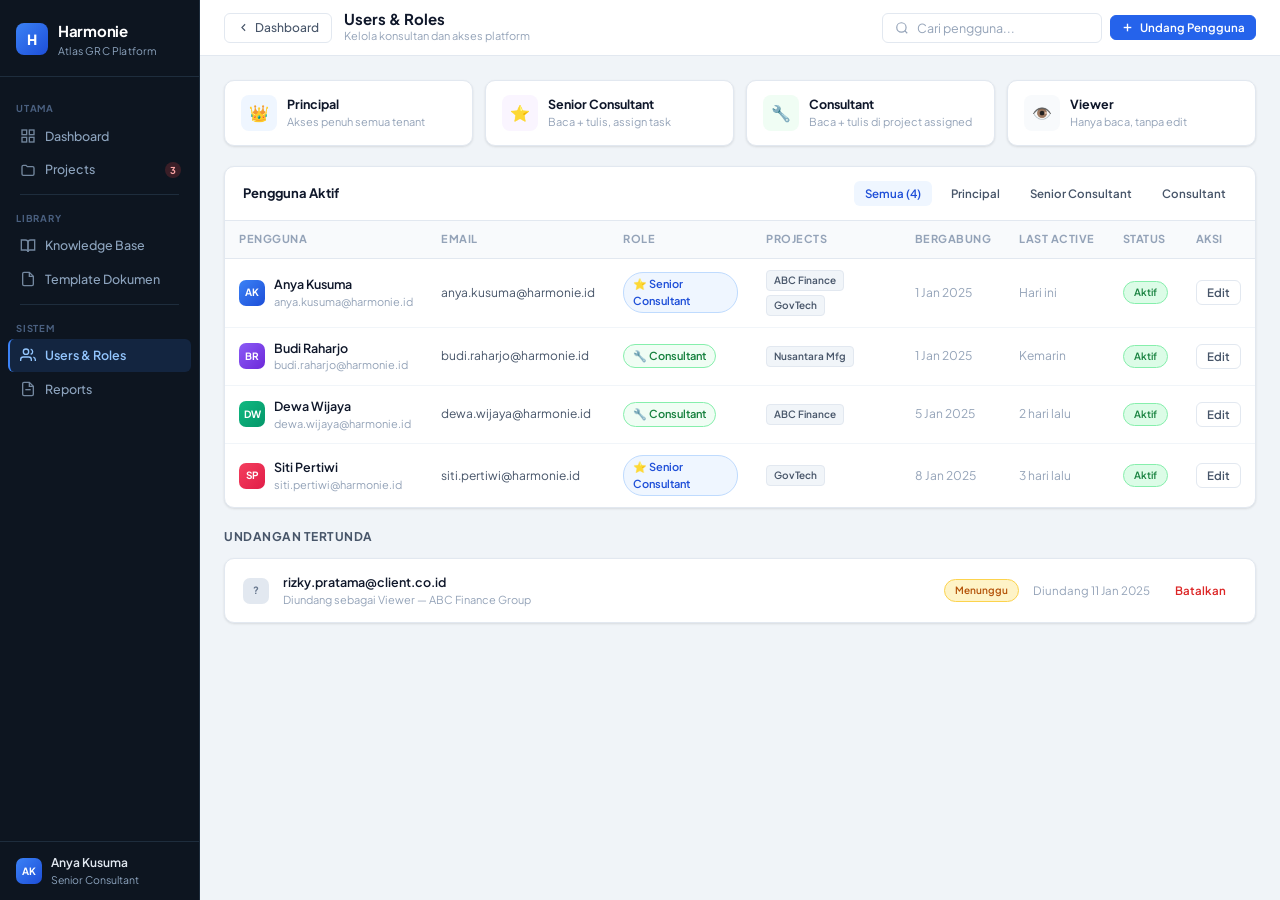
<file: users-roles.html>
<!DOCTYPE html>
<html lang="id">
<head>
<meta charset="UTF-8">
<meta name="viewport" content="width=device-width, initial-scale=1.0">
<title>Users & Roles — Harmonie (Atlas GRC)</title>
<link rel="stylesheet" href="styles.css">
</head>
<body>
<div class="app-shell">
  <aside class="sidebar">
    <div class="sidebar-header">
      <div class="sidebar-logo">
        <div class="sidebar-logo-icon">H</div>
        <div><div class="sidebar-brand-name">Harmonie</div><div class="sidebar-brand-sub">Atlas GRC Platform</div></div>
      </div>
    </div>
    <nav class="sidebar-nav">
      <div class="nav-section-label">Utama</div>
      <a href="index.html" class="nav-item"><svg class="nav-icon" viewBox="0 0 24 24" fill="none" stroke="currentColor" stroke-width="2"><rect x="3" y="3" width="7" height="7"/><rect x="14" y="3" width="7" height="7"/><rect x="3" y="14" width="7" height="7"/><rect x="14" y="14" width="7" height="7"/></svg>Dashboard</a>
      <a href="projects.html" class="nav-item"><svg class="nav-icon" viewBox="0 0 24 24" fill="none" stroke="currentColor" stroke-width="2"><path d="M3 7a2 2 0 0 1 2-2h4l2 2h8a2 2 0 0 1 2 2v9a2 2 0 0 1-2 2H5a2 2 0 0 1-2-2z"/></svg>Projects<span class="nav-badge">3</span></a>
      <div class="sidebar-divider"></div>
      <div class="nav-section-label">Library</div>
      <a href="knowledge-base.html" class="nav-item">
        <svg class="nav-icon" viewBox="0 0 24 24" fill="none" stroke="currentColor" stroke-width="2"><path d="M2 3h6a4 4 0 0 1 4 4v14a3 3 0 0 0-3-3H2z"/><path d="M22 3h-6a4 4 0 0 0-4 4v14a3 3 0 0 1 3-3h7z"/></svg>
        Knowledge Base
      </a>
      <a href="template-documents.html" class="nav-item">
        <svg class="nav-icon" viewBox="0 0 24 24" fill="none" stroke="currentColor" stroke-width="2"><path d="M14 2H6a2 2 0 0 0-2 2v16a2 2 0 0 0 2 2h12a2 2 0 0 0 2-2V8z"/><polyline points="14,2 14,8 20,8"/></svg>
        Template Dokumen
      </a>
      <div class="sidebar-divider"></div>
      <div class="nav-section-label">Sistem</div>
      <a href="users-roles.html" class="nav-item active"><svg class="nav-icon" viewBox="0 0 24 24" fill="none" stroke="currentColor" stroke-width="2"><path d="M17 21v-2a4 4 0 0 0-4-4H5a4 4 0 0 0-4 4v2"/><circle cx="9" cy="7" r="4"/><path d="M23 21v-2a4 4 0 0 0-3-3.87"/><path d="M16 3.13a4 4 0 0 1 0 7.75"/></svg>Users & Roles</a>
      <a href="reports.html" class="nav-item"><svg class="nav-icon" viewBox="0 0 24 24" fill="none" stroke="currentColor" stroke-width="2"><path d="M14 2H6a2 2 0 0 0-2 2v16a2 2 0 0 0 2 2h12a2 2 0 0 0 2-2V8z"/><polyline points="14,2 14,8 20,8"/><line x1="16" y1="13" x2="8" y2="13"/></svg>Reports</a>
    </nav>
    <div class="sidebar-footer">
      <div class="user-info">
        <div class="avatar av-blue">AK</div>
        <div><div class="user-name">Anya Kusuma</div><div class="user-role">Senior Consultant</div></div>
      </div>
    </div>
  </aside>

  <div class="main-content">
    <div class="topbar">
      <a href="index.html" class="topbar-back"><svg width="13" height="13" viewBox="0 0 24 24" fill="none" stroke="currentColor" stroke-width="2"><path d="m15 18-6-6 6-6"/></svg>Dashboard</a>
      <div class="topbar-title-area">
        <div class="topbar-title">Users & Roles</div>
        <div class="topbar-subtitle">Kelola konsultan dan akses platform</div>
      </div>
      <div class="topbar-actions">
        <div class="search-bar">
          <svg width="14" height="14" viewBox="0 0 24 24" fill="none" stroke="#94a3b8" stroke-width="2"><circle cx="11" cy="11" r="8"/><path d="m21 21-4.35-4.35"/></svg>
          <input type="text" placeholder="Cari pengguna...">
        </div>
        <button class="btn btn-primary btn-sm">
          <svg width="13" height="13" viewBox="0 0 24 24" fill="none" stroke="currentColor" stroke-width="2.5"><line x1="12" y1="5" x2="12" y2="19"/><line x1="5" y1="12" x2="19" y2="12"/></svg>
          Undang Pengguna
        </button>
      </div>
    </div>

    <div class="page-content">

      <!-- Role Legend -->
      <div class="flex gap-12 mb-20">
        <div class="card" style="flex:1;padding:14px 16px">
          <div style="display:flex;align-items:center;gap:10px">
            <div style="width:36px;height:36px;background:#eff6ff;border-radius:8px;display:flex;align-items:center;justify-content:center;font-size:16px">👑</div>
            <div>
              <div style="font-size:12.5px;font-weight:700">Principal</div>
              <div style="font-size:11px;color:#94a3b8">Akses penuh semua tenant</div>
            </div>
          </div>
        </div>
        <div class="card" style="flex:1;padding:14px 16px">
          <div style="display:flex;align-items:center;gap:10px">
            <div style="width:36px;height:36px;background:#faf5ff;border-radius:8px;display:flex;align-items:center;justify-content:center;font-size:16px">⭐</div>
            <div>
              <div style="font-size:12.5px;font-weight:700">Senior Consultant</div>
              <div style="font-size:11px;color:#94a3b8">Baca + tulis, assign task</div>
            </div>
          </div>
        </div>
        <div class="card" style="flex:1;padding:14px 16px">
          <div style="display:flex;align-items:center;gap:10px">
            <div style="width:36px;height:36px;background:#f0fdf4;border-radius:8px;display:flex;align-items:center;justify-content:center;font-size:16px">🔧</div>
            <div>
              <div style="font-size:12.5px;font-weight:700">Consultant</div>
              <div style="font-size:11px;color:#94a3b8">Baca + tulis di project assigned</div>
            </div>
          </div>
        </div>
        <div class="card" style="flex:1;padding:14px 16px">
          <div style="display:flex;align-items:center;gap:10px">
            <div style="width:36px;height:36px;background:#f8fafc;border-radius:8px;display:flex;align-items:center;justify-content:center;font-size:16px">👁️</div>
            <div>
              <div style="font-size:12.5px;font-weight:700">Viewer</div>
              <div style="font-size:11px;color:#94a3b8">Hanya baca, tanpa edit</div>
            </div>
          </div>
        </div>
      </div>

      <!-- Users table -->
      <div class="card">
        <div class="card-header">
          <div class="card-title">Pengguna Aktif</div>
          <div class="filter-bar">
            <button class="btn btn-ghost btn-sm" style="background:#eff6ff;color:#1d4ed8">Semua (4)</button>
            <button class="btn btn-ghost btn-sm">Principal</button>
            <button class="btn btn-ghost btn-sm">Senior Consultant</button>
            <button class="btn btn-ghost btn-sm">Consultant</button>
          </div>
        </div>
        <div class="table-wrapper">
          <table>
            <thead>
              <tr>
                <th>Pengguna</th>
                <th>Email</th>
                <th>Role</th>
                <th>Projects</th>
                <th>Bergabung</th>
                <th>Last Active</th>
                <th>Status</th>
                <th>Aksi</th>
              </tr>
            </thead>
            <tbody>
              <tr>
                <td>
                  <div style="display:flex;align-items:center;gap:9px">
                    <div class="avatar av-blue">AK</div>
                    <div>
                      <div style="font-size:12.5px;font-weight:600">Anya Kusuma</div>
                      <div style="font-size:11px;color:#94a3b8">anya.kusuma@harmonie.id</div>
                    </div>
                  </div>
                </td>
                <td style="color:#475569;font-size:12px">anya.kusuma@harmonie.id</td>
                <td>
                  <span style="display:inline-flex;align-items:center;gap:4px;padding:3px 9px;background:#eff6ff;color:#1d4ed8;border:1px solid #bfdbfe;border-radius:20px;font-size:11px;font-weight:600">
                    ⭐ Senior Consultant
                  </span>
                </td>
                <td>
                  <div style="display:flex;gap:4px;flex-wrap:wrap">
                    <span class="tag" style="font-size:10px">ABC Finance</span>
                    <span class="tag" style="font-size:10px">GovTech</span>
                  </div>
                </td>
                <td style="color:#94a3b8;font-size:12px">1 Jan 2025</td>
                <td style="color:#94a3b8;font-size:12px">Hari ini</td>
                <td><span class="badge badge-implemented" style="font-size:10px">Aktif</span></td>
                <td>
                  <div style="display:flex;gap:6px">
                    <button class="btn btn-secondary btn-sm">Edit</button>
                  </div>
                </td>
              </tr>
              <tr>
                <td>
                  <div style="display:flex;align-items:center;gap:9px">
                    <div class="avatar av-violet">BR</div>
                    <div>
                      <div style="font-size:12.5px;font-weight:600">Budi Raharjo</div>
                      <div style="font-size:11px;color:#94a3b8">budi.raharjo@harmonie.id</div>
                    </div>
                  </div>
                </td>
                <td style="color:#475569;font-size:12px">budi.raharjo@harmonie.id</td>
                <td>
                  <span style="display:inline-flex;align-items:center;gap:4px;padding:3px 9px;background:#f0fdf4;color:#15803d;border:1px solid #86efac;border-radius:20px;font-size:11px;font-weight:600">
                    🔧 Consultant
                  </span>
                </td>
                <td>
                  <div style="display:flex;gap:4px;flex-wrap:wrap">
                    <span class="tag" style="font-size:10px">Nusantara Mfg</span>
                  </div>
                </td>
                <td style="color:#94a3b8;font-size:12px">1 Jan 2025</td>
                <td style="color:#94a3b8;font-size:12px">Kemarin</td>
                <td><span class="badge badge-implemented" style="font-size:10px">Aktif</span></td>
                <td><button class="btn btn-secondary btn-sm">Edit</button></td>
              </tr>
              <tr>
                <td>
                  <div style="display:flex;align-items:center;gap:9px">
                    <div class="avatar av-emerald">DW</div>
                    <div>
                      <div style="font-size:12.5px;font-weight:600">Dewa Wijaya</div>
                      <div style="font-size:11px;color:#94a3b8">dewa.wijaya@harmonie.id</div>
                    </div>
                  </div>
                </td>
                <td style="color:#475569;font-size:12px">dewa.wijaya@harmonie.id</td>
                <td>
                  <span style="display:inline-flex;align-items:center;gap:4px;padding:3px 9px;background:#f0fdf4;color:#15803d;border:1px solid #86efac;border-radius:20px;font-size:11px;font-weight:600">
                    🔧 Consultant
                  </span>
                </td>
                <td>
                  <div style="display:flex;gap:4px;flex-wrap:wrap">
                    <span class="tag" style="font-size:10px">ABC Finance</span>
                  </div>
                </td>
                <td style="color:#94a3b8;font-size:12px">5 Jan 2025</td>
                <td style="color:#94a3b8;font-size:12px">2 hari lalu</td>
                <td><span class="badge badge-implemented" style="font-size:10px">Aktif</span></td>
                <td><button class="btn btn-secondary btn-sm">Edit</button></td>
              </tr>
              <tr>
                <td>
                  <div style="display:flex;align-items:center;gap:9px">
                    <div class="avatar av-rose">SP</div>
                    <div>
                      <div style="font-size:12.5px;font-weight:600">Siti Pertiwi</div>
                      <div style="font-size:11px;color:#94a3b8">siti.pertiwi@harmonie.id</div>
                    </div>
                  </div>
                </td>
                <td style="color:#475569;font-size:12px">siti.pertiwi@harmonie.id</td>
                <td>
                  <span style="display:inline-flex;align-items:center;gap:4px;padding:3px 9px;background:#eff6ff;color:#1d4ed8;border:1px solid #bfdbfe;border-radius:20px;font-size:11px;font-weight:600">
                    ⭐ Senior Consultant
                  </span>
                </td>
                <td>
                  <div style="display:flex;gap:4px;flex-wrap:wrap">
                    <span class="tag" style="font-size:10px">GovTech</span>
                  </div>
                </td>
                <td style="color:#94a3b8;font-size:12px">8 Jan 2025</td>
                <td style="color:#94a3b8;font-size:12px">3 hari lalu</td>
                <td><span class="badge badge-implemented" style="font-size:10px">Aktif</span></td>
                <td><button class="btn btn-secondary btn-sm">Edit</button></td>
              </tr>
            </tbody>
          </table>
        </div>
      </div>

      <!-- Pending invitations -->
      <div style="margin-top:20px">
        <div style="font-size:12px;font-weight:700;color:#475569;text-transform:uppercase;letter-spacing:0.5px;margin-bottom:12px">Undangan Tertunda</div>
        <div class="card">
          <div style="padding:14px 18px;display:flex;align-items:center;gap:14px">
            <div class="avatar av-gray" style="background:#e2e8f0;color:#64748b">?</div>
            <div style="flex:1">
              <div style="font-size:12.5px;font-weight:600">rizky.pratama@client.co.id</div>
              <div style="font-size:11px;color:#94a3b8">Diundang sebagai Viewer — ABC Finance Group</div>
            </div>
            <span class="badge badge-in-progress" style="font-size:10px">Menunggu</span>
            <span style="font-size:11.5px;color:#94a3b8">Diundang 11 Jan 2025</span>
            <button class="btn btn-ghost btn-sm" style="color:#dc2626">Batalkan</button>
          </div>
        </div>
      </div>

    </div>
  </div>
</div>
</body>
</html>
</file>
<file: styles.css>
/* ============================================================
   HARMONIE (ATLAS GRC) — Design System
   Font: Plus Jakarta Sans (Google Fonts)
   ============================================================ */

@import url('https://fonts.googleapis.com/css2?family=Plus+Jakarta+Sans:wght@300;400;500;600;700;800&display=swap');

/* ── CSS Variables ─────────────────────────────────────────── */
:root {
  /* Sidebar */
  --sidebar-bg: #0d1520;
  --sidebar-border: #1e2d3d;
  --sidebar-text: #8da4be;
  --sidebar-hover: rgba(255,255,255,0.06);
  --sidebar-active-bg: rgba(59,130,246,0.15);
  --sidebar-active-text: #93c5fd;
  --sidebar-active-border: #3b82f6;
  --sidebar-section-label: #4a6080;
  --sidebar-width: 200px;

  /* Content */
  --content-bg: #f0f4f8;
  --card-bg: #ffffff;
  --card-shadow: 0 1px 3px rgba(0,0,0,0.07), 0 1px 2px rgba(0,0,0,0.04);
  --card-shadow-hover: 0 4px 12px rgba(0,0,0,0.10);
  --border: #e2e8f0;
  --border-light: #f1f5f9;

  /* Typography */
  --text-primary: #0f172a;
  --text-secondary: #475569;
  --text-muted: #94a3b8;
  --text-link: #2563eb;

  /* Brand / Primary */
  --primary: #2563eb;
  --primary-hover: #1d4ed8;
  --primary-light: #eff6ff;
  --primary-border: #bfdbfe;

  /* Status — Implemented */
  --s-impl-text: #15803d;
  --s-impl-bg: #dcfce7;
  --s-impl-border: #86efac;

  /* Status — Partial */
  --s-part-text: #b45309;
  --s-part-bg: #fef3c7;
  --s-part-border: #fcd34d;

  /* Status — Not Implemented */
  --s-none-text: #b91c1c;
  --s-none-bg: #fee2e2;
  --s-none-border: #fca5a5;

  /* Status — Not Applicable */
  --s-na-text: #64748b;
  --s-na-bg: #f1f5f9;
  --s-na-border: #cbd5e1;

  /* Severity */
  --sev-critical: #ef4444;
  --sev-high: #f97316;
  --sev-medium: #eab308;
  --sev-low: #22c55e;

  /* Misc */
  --radius-sm: 6px;
  --radius: 10px;
  --radius-lg: 14px;
  --transition: all 0.18s ease;
}

/* ── Reset & Base ───────────────────────────────────────────── */
*, *::before, *::after { box-sizing: border-box; margin: 0; padding: 0; }

html { font-size: 14px; }

body {
  font-family: 'Plus Jakarta Sans', sans-serif;
  background: var(--content-bg);
  color: var(--text-primary);
  line-height: 1.5;
  min-height: 100vh;
  display: flex;
}

a { color: inherit; text-decoration: none; }
button { font-family: inherit; cursor: pointer; border: none; outline: none; }
input, select, textarea { font-family: inherit; }

/* ── App Shell ──────────────────────────────────────────────── */
.app-shell {
  display: flex;
  width: 100%;
  min-height: 100vh;
}

/* ── Sidebar ────────────────────────────────────────────────── */
.sidebar {
  width: var(--sidebar-width);
  min-width: var(--sidebar-width);
  background: var(--sidebar-bg);
  border-right: 1px solid var(--sidebar-border);
  display: flex;
  flex-direction: column;
  position: fixed;
  top: 0; left: 0; bottom: 0;
  z-index: 100;
  overflow-y: auto;
}

.sidebar-header {
  padding: 20px 16px 16px;
  border-bottom: 1px solid var(--sidebar-border);
}

.sidebar-logo {
  display: flex;
  align-items: center;
  gap: 10px;
  margin-bottom: 2px;
}

.sidebar-logo-icon {
  width: 32px; height: 32px;
  background: linear-gradient(135deg, #3b82f6 0%, #1d4ed8 100%);
  border-radius: 8px;
  display: flex; align-items: center; justify-content: center;
  font-size: 14px; font-weight: 800; color: white;
  letter-spacing: -0.5px;
  flex-shrink: 0;
}

.sidebar-brand-name {
  font-size: 15px;
  font-weight: 700;
  color: #ffffff;
  letter-spacing: -0.3px;
}

.sidebar-brand-sub {
  font-size: 10.5px;
  color: var(--sidebar-text);
  font-weight: 400;
  letter-spacing: 0.2px;
}

/* Project context badge in sidebar */
.sidebar-project-ctx {
  margin: 12px 16px 0;
  background: rgba(59,130,246,0.1);
  border: 1px solid rgba(59,130,246,0.2);
  border-radius: var(--radius-sm);
  padding: 8px 10px;
}
.sidebar-project-ctx .ctx-label {
  font-size: 9.5px;
  font-weight: 600;
  text-transform: uppercase;
  letter-spacing: 0.6px;
  color: #60a5fa;
  margin-bottom: 2px;
}
.sidebar-project-ctx .ctx-name {
  font-size: 11.5px;
  font-weight: 600;
  color: #e2e8f0;
  white-space: nowrap;
  overflow: hidden;
  text-overflow: ellipsis;
}
.sidebar-project-ctx .ctx-framework {
  font-size: 10px;
  color: var(--sidebar-text);
}

/* Nav */
.sidebar-nav {
  flex: 1;
  padding: 12px 8px;
}

.nav-section-label {
  font-size: 9.5px;
  font-weight: 700;
  text-transform: uppercase;
  letter-spacing: 0.8px;
  color: var(--sidebar-section-label);
  padding: 8px 8px 4px;
  margin-top: 4px;
}

.nav-item {
  display: flex;
  align-items: center;
  gap: 9px;
  padding: 7px 10px;
  border-radius: var(--radius-sm);
  color: var(--sidebar-text);
  font-size: 12.5px;
  font-weight: 500;
  transition: var(--transition);
  cursor: pointer;
  margin-bottom: 1px;
  border-left: 2px solid transparent;
  text-decoration: none;
}

.nav-item:hover {
  background: var(--sidebar-hover);
  color: #cbd5e1;
}

.nav-item.active {
  background: var(--sidebar-active-bg);
  color: var(--sidebar-active-text);
  border-left-color: var(--sidebar-active-border);
  font-weight: 600;
}

.nav-item .nav-icon {
  width: 16px; height: 16px;
  opacity: 0.8;
  flex-shrink: 0;
}

.nav-item.active .nav-icon { opacity: 1; }

.nav-item .nav-badge {
  margin-left: auto;
  background: rgba(239,68,68,0.2);
  color: #fca5a5;
  font-size: 9.5px;
  font-weight: 700;
  padding: 1px 5px;
  border-radius: 10px;
}

.sidebar-divider {
  height: 1px;
  background: var(--sidebar-border);
  margin: 8px 12px;
}

/* User footer */
.sidebar-footer {
  padding: 12px 16px;
  border-top: 1px solid var(--sidebar-border);
}

.user-info {
  display: flex;
  align-items: center;
  gap: 9px;
}

.user-avatar {
  width: 30px; height: 30px;
  border-radius: 8px;
  background: linear-gradient(135deg, #3b82f6 0%, #1d4ed8 100%);
  display: flex; align-items: center; justify-content: center;
  font-size: 11px; font-weight: 700; color: white;
  flex-shrink: 0;
}

.user-name {
  font-size: 12px;
  font-weight: 600;
  color: #e2e8f0;
  white-space: nowrap;
  overflow: hidden;
  text-overflow: ellipsis;
}

.user-role {
  font-size: 10.5px;
  color: var(--sidebar-text);
}

/* ── Main Content ────────────────────────────────────────────── */
.main-content {
  margin-left: var(--sidebar-width);
  flex: 1;
  display: flex;
  flex-direction: column;
  min-height: 100vh;
}

/* ── Topbar ──────────────────────────────────────────────────── */
.topbar {
  background: var(--card-bg);
  border-bottom: 1px solid var(--border);
  padding: 0 24px;
  height: 56px;
  display: flex;
  align-items: center;
  gap: 12px;
  position: sticky; top: 0;
  z-index: 50;
}

.topbar-back {
  display: flex; align-items: center; gap: 5px;
  padding: 5px 12px;
  border: 1px solid var(--border);
  border-radius: var(--radius-sm);
  font-size: 12px; font-weight: 500;
  color: var(--text-secondary);
  background: white;
  transition: var(--transition);
  text-decoration: none;
}
.topbar-back:hover {
  background: var(--border-light);
  color: var(--text-primary);
}

.topbar-title-area { flex: 1; }

.topbar-title {
  font-size: 15px;
  font-weight: 700;
  color: var(--text-primary);
  line-height: 1.2;
}

.topbar-subtitle {
  font-size: 11px;
  color: var(--text-muted);
  font-weight: 400;
}

.topbar-actions {
  display: flex;
  align-items: center;
  gap: 8px;
}

/* ── Buttons ─────────────────────────────────────────────────── */
.btn {
  display: inline-flex; align-items: center; gap: 6px;
  padding: 7px 16px;
  border-radius: var(--radius-sm);
  font-size: 12.5px; font-weight: 600;
  transition: var(--transition);
  cursor: pointer;
  text-decoration: none;
  white-space: nowrap;
}

.btn-primary {
  background: var(--primary);
  color: white;
  border: 1px solid var(--primary);
}
.btn-primary:hover { background: var(--primary-hover); }

.btn-secondary {
  background: white;
  color: var(--text-secondary);
  border: 1px solid var(--border);
}
.btn-secondary:hover { background: var(--border-light); color: var(--text-primary); }

.btn-ghost {
  background: transparent;
  color: var(--text-secondary);
  border: 1px solid transparent;
  padding: 7px 12px;
}
.btn-ghost:hover { background: var(--border-light); }

.btn-danger {
  background: #fef2f2;
  color: #dc2626;
  border: 1px solid #fecaca;
}
.btn-danger:hover { background: #fee2e2; }

.btn-sm { padding: 4px 10px; font-size: 11.5px; }
.btn-lg { padding: 10px 20px; font-size: 13.5px; }

.btn-icon { padding: 7px; }

/* ── Status Badges ───────────────────────────────────────────── */
.badge {
  display: inline-flex; align-items: center; gap: 4px;
  padding: 3px 10px;
  border-radius: 20px;
  font-size: 11.5px;
  font-weight: 600;
  white-space: nowrap;
}

.badge-implemented {
  background: var(--s-impl-bg);
  color: var(--s-impl-text);
  border: 1px solid var(--s-impl-border);
}
.badge-partial {
  background: var(--s-part-bg);
  color: var(--s-part-text);
  border: 1px solid var(--s-part-border);
}
.badge-not-implemented {
  background: var(--s-none-bg);
  color: var(--s-none-text);
  border: 1px solid var(--s-none-border);
}
.badge-na {
  background: var(--s-na-bg);
  color: var(--s-na-text);
  border: 1px solid var(--s-na-border);
}

/* Framework badges */
.badge-framework {
  background: #eff6ff;
  color: #1d4ed8;
  border: 1px solid #bfdbfe;
  font-size: 10.5px; font-weight: 700;
  padding: 2px 8px;
  border-radius: 4px;
  letter-spacing: 0.2px;
}

/* Status dot badges */
.badge-on-track { background: #dcfce7; color: #15803d; border: 1px solid #86efac; }
.badge-in-progress { background: #fef3c7; color: #b45309; border: 1px solid #fcd34d; }
.badge-delayed { background: #fee2e2; color: #b91c1c; border: 1px solid #fca5a5; }
.badge-completed { background: #f0fdf4; color: #15803d; border: 1px solid #86efac; }

/* Severity */
.badge-critical { background: #fef2f2; color: #dc2626; border: 1px solid #fca5a5; }
.badge-high { background: #fff7ed; color: #c2410c; border: 1px solid #fdba74; }
.badge-medium { background: #fefce8; color: #a16207; border: 1px solid #fde047; }
.badge-low { background: #f0fdf4; color: #15803d; border: 1px solid #86efac; }

/* ── Cards ───────────────────────────────────────────────────── */
.card {
  background: var(--card-bg);
  border: 1px solid var(--border);
  border-radius: var(--radius);
  box-shadow: var(--card-shadow);
}

.card-header {
  padding: 14px 18px;
  border-bottom: 1px solid var(--border);
  display: flex; align-items: center; justify-content: space-between;
  gap: 12px;
}

.card-title {
  font-size: 13px;
  font-weight: 700;
  color: var(--text-primary);
}

.card-body { padding: 18px; }

/* ── Stat Cards ──────────────────────────────────────────────── */
.stat-card {
  background: var(--card-bg);
  border: 1px solid var(--border);
  border-radius: var(--radius);
  padding: 18px 20px;
  box-shadow: var(--card-shadow);
}

.stat-label {
  font-size: 11.5px;
  font-weight: 600;
  color: var(--text-muted);
  text-transform: uppercase;
  letter-spacing: 0.5px;
  margin-bottom: 6px;
}

.stat-value {
  font-size: 28px;
  font-weight: 800;
  color: var(--text-primary);
  letter-spacing: -1px;
  line-height: 1;
  margin-bottom: 4px;
}

.stat-delta {
  font-size: 11.5px;
  color: var(--text-muted);
  font-weight: 500;
}

.stat-delta.up { color: #15803d; }
.stat-delta.down { color: #dc2626; }

/* ── Tables ──────────────────────────────────────────────────── */
.table-wrapper {
  overflow-x: auto;
}

table {
  width: 100%;
  border-collapse: collapse;
}

thead tr {
  background: #f8fafc;
  border-bottom: 1px solid var(--border);
}

th {
  text-align: left;
  padding: 10px 14px;
  font-size: 11px;
  font-weight: 700;
  color: var(--text-muted);
  text-transform: uppercase;
  letter-spacing: 0.5px;
  white-space: nowrap;
}

td {
  padding: 11px 14px;
  font-size: 12.5px;
  color: var(--text-primary);
  border-bottom: 1px solid var(--border-light);
  vertical-align: middle;
}

tr:last-child td { border-bottom: none; }

tbody tr:hover { background: #fafbfd; }

/* ── Progress Bar ────────────────────────────────────────────── */
.progress-bar-wrap {
  background: #e2e8f0;
  border-radius: 999px;
  overflow: hidden;
  height: 6px;
}

.progress-bar-fill {
  height: 100%;
  border-radius: 999px;
  transition: width 0.4s ease;
}

.fill-green { background: #22c55e; }
.fill-amber { background: #f59e0b; }
.fill-red { background: #ef4444; }
.fill-blue { background: #3b82f6; }

/* ── Page Layout ─────────────────────────────────────────────── */
.page-content {
  padding: 24px;
  flex: 1;
}

.page-header {
  margin-bottom: 20px;
}

.page-title {
  font-size: 20px;
  font-weight: 800;
  color: var(--text-primary);
  letter-spacing: -0.5px;
  margin-bottom: 2px;
}

.page-desc {
  font-size: 13px;
  color: var(--text-secondary);
}

/* Grid helpers */
.grid-4 { display: grid; grid-template-columns: repeat(4, 1fr); gap: 16px; }
.grid-3 { display: grid; grid-template-columns: repeat(3, 1fr); gap: 16px; }
.grid-2 { display: grid; grid-template-columns: repeat(2, 1fr); gap: 16px; }

/* Flex helpers */
.flex { display: flex; }
.flex-col { display: flex; flex-direction: column; }
.items-center { align-items: center; }
.justify-between { justify-content: space-between; }
.gap-8 { gap: 8px; }
.gap-12 { gap: 12px; }
.gap-16 { gap: 16px; }
.gap-20 { gap: 20px; }
.gap-24 { gap: 24px; }

/* ── Gap Assessment Specific ─────────────────────────────────── */
.assessment-shell {
  display: flex;
  gap: 0;
  height: calc(100vh - 56px);
  overflow: hidden;
}

.clause-nav {
  width: 190px;
  min-width: 190px;
  background: #f8fafc;
  border-right: 1px solid var(--border);
  overflow-y: auto;
  padding: 12px 8px;
}

.clause-nav-item {
  display: flex;
  align-items: center;
  gap: 8px;
  padding: 7px 10px;
  border-radius: var(--radius-sm);
  cursor: pointer;
  transition: var(--transition);
  margin-bottom: 1px;
  text-decoration: none;
}

.clause-nav-item:hover { background: #e2e8f0; }
.clause-nav-item.active { background: var(--primary-light); color: var(--primary); }

.clause-nav-label {
  font-size: 11.5px;
  font-weight: 600;
  color: var(--text-secondary);
}
.clause-nav-item.active .clause-nav-label { color: var(--primary); }

.clause-nav-score {
  margin-left: auto;
  font-size: 10.5px;
  font-weight: 700;
}

.clause-score-dot {
  width: 8px; height: 8px;
  border-radius: 50%;
  flex-shrink: 0;
}
.dot-green { background: #22c55e; }
.dot-amber { background: #f59e0b; }
.dot-red { background: #ef4444; }
.dot-gray { background: #94a3b8; }

.assessment-center {
  flex: 1;
  overflow-y: auto;
  padding: 0;
}

.assessment-right {
  width: 200px;
  min-width: 200px;
  background: var(--card-bg);
  border-left: 1px solid var(--border);
  overflow-y: auto;
  padding: 16px 14px;
}

/* Clause group */
.clause-group {
  border-bottom: 1px solid var(--border);
}

.clause-group-header {
  padding: 10px 16px;
  background: #f8fafc;
  border-bottom: 1px solid var(--border);
  display: flex; align-items: center; gap: 10px;
  position: sticky; top: 0; z-index: 10;
}

.clause-group-title {
  font-size: 11.5px;
  font-weight: 700;
  color: var(--text-primary);
  text-transform: uppercase;
  letter-spacing: 0.4px;
}

.clause-group-count {
  font-size: 10.5px;
  color: var(--text-muted);
  font-weight: 500;
}

.req-row {
  display: grid;
  grid-template-columns: 40px 1fr 220px 150px;
  align-items: start;
  border-bottom: 1px solid var(--border-light);
  padding: 10px 16px;
  gap: 12px;
  transition: background 0.1s;
}
.req-row:hover { background: #fafbfd; }

.req-number {
  font-size: 12px;
  font-weight: 700;
  color: var(--text-muted);
  padding-top: 2px;
}

.req-content {}
.req-title {
  font-size: 12.5px;
  font-weight: 600;
  color: var(--text-primary);
  margin-bottom: 2px;
}
.req-desc {
  font-size: 11.5px;
  color: var(--text-secondary);
  line-height: 1.45;
}

.req-notes {
  width: 100%;
  min-height: 48px;
  padding: 6px 9px;
  font-size: 11.5px;
  font-family: inherit;
  border: 1px solid var(--border);
  border-radius: var(--radius-sm);
  color: var(--text-secondary);
  resize: vertical;
  background: #fafbfd;
  transition: border-color 0.15s;
}
.req-notes:focus {
  outline: none;
  border-color: var(--primary);
  background: white;
}
.req-notes::placeholder { color: var(--text-muted); }

.status-select {
  width: 100%;
  padding: 6px 10px;
  border: 1px solid var(--border);
  border-radius: var(--radius-sm);
  font-family: inherit;
  font-size: 12px;
  font-weight: 600;
  color: var(--text-primary);
  background: white;
  cursor: pointer;
  appearance: none;
  background-image: url("data:image/svg+xml,%3Csvg xmlns='http://www.w3.org/2000/svg' width='12' height='12' viewBox='0 0 24 24' fill='none' stroke='%2394a3b8' stroke-width='2'%3E%3Cpath d='m6 9 6 6 6-6'/%3E%3C/svg%3E");
  background-repeat: no-repeat;
  background-position: right 8px center;
  padding-right: 26px;
}

.status-select:focus { outline: none; border-color: var(--primary); }

/* Right panel */
.right-panel-title {
  font-size: 11px;
  font-weight: 700;
  text-transform: uppercase;
  letter-spacing: 0.6px;
  color: var(--text-muted);
  margin-bottom: 10px;
}

.spider-chart-wrap {
  background: #f8fafc;
  border: 1px solid var(--border);
  border-radius: var(--radius);
  padding: 12px;
  margin-bottom: 14px;
  display: flex;
  flex-direction: column;
  align-items: center;
}

.rekap-item {
  margin-bottom: 9px;
}
.rekap-label {
  display: flex;
  justify-content: space-between;
  margin-bottom: 3px;
}
.rekap-name {
  font-size: 11.5px;
  color: var(--text-secondary);
  font-weight: 500;
}
.rekap-pct {
  font-size: 11px;
  font-weight: 700;
  color: var(--text-primary);
}

.status-legend { margin-top: 14px; }
.legend-item {
  display: flex; align-items: center; gap: 7px;
  margin-bottom: 5px;
  font-size: 11px; color: var(--text-secondary);
  justify-content: space-between;
}
.legend-dot {
  width: 10px; height: 10px;
  border-radius: 2px;
  flex-shrink: 0;
}

/* ── Module Cards (Project Detail) ───────────────────────────── */
.module-card {
  background: var(--card-bg);
  border: 1px solid var(--border);
  border-radius: var(--radius);
  padding: 18px;
  transition: var(--transition);
  text-decoration: none;
  display: block;
  box-shadow: var(--card-shadow);
}
.module-card:hover {
  box-shadow: var(--card-shadow-hover);
  border-color: #bfdbfe;
  transform: translateY(-1px);
}

.module-card-icon {
  width: 38px; height: 38px;
  border-radius: 9px;
  display: flex; align-items: center; justify-content: center;
  font-size: 18px;
  margin-bottom: 12px;
}

.module-card-title {
  font-size: 13px;
  font-weight: 700;
  color: var(--text-primary);
  margin-bottom: 3px;
}
.module-card-desc {
  font-size: 11.5px;
  color: var(--text-muted);
  margin-bottom: 12px;
  line-height: 1.4;
}
.module-card-footer {
  display: flex; align-items: center; justify-content: space-between;
}
.module-card-pct {
  font-size: 13px;
  font-weight: 800;
  color: var(--text-primary);
}

/* ── Project Cards ───────────────────────────────────────────── */
.project-card {
  background: var(--card-bg);
  border: 1px solid var(--border);
  border-radius: var(--radius);
  padding: 18px 20px;
  display: flex;
  flex-direction: column;
  gap: 10px;
  box-shadow: var(--card-shadow);
  transition: var(--transition);
  text-decoration: none;
}
.project-card:hover {
  box-shadow: var(--card-shadow-hover);
  border-color: #bfdbfe;
}

.project-card-top {
  display: flex; justify-content: space-between; align-items: flex-start;
}
.project-card-client {
  font-size: 14px;
  font-weight: 700;
  color: var(--text-primary);
}
.project-card-name {
  font-size: 12px;
  color: var(--text-secondary);
  margin-top: 1px;
}
.project-card-meta {
  display: flex; gap: 8px; align-items: center; flex-wrap: wrap;
  font-size: 11.5px;
  color: var(--text-muted);
}

/* ── Form elements ───────────────────────────────────────────── */
.form-group { margin-bottom: 14px; }
.form-label {
  display: block;
  font-size: 11.5px; font-weight: 600;
  color: var(--text-secondary);
  margin-bottom: 5px;
  text-transform: uppercase;
  letter-spacing: 0.3px;
}
.form-input, .form-select {
  width: 100%;
  padding: 8px 12px;
  border: 1px solid var(--border);
  border-radius: var(--radius-sm);
  font-family: inherit;
  font-size: 13px;
  color: var(--text-primary);
  background: white;
  transition: border-color 0.15s;
}
.form-input:focus, .form-select:focus {
  outline: none;
  border-color: var(--primary);
  box-shadow: 0 0 0 3px rgba(37,99,235,0.1);
}
.form-select { appearance: none; }

/* ── Search bar ──────────────────────────────────────────────── */
.search-bar {
  display: flex;
  align-items: center;
  gap: 8px;
  background: white;
  border: 1px solid var(--border);
  border-radius: var(--radius-sm);
  padding: 6px 12px;
  min-width: 220px;
}
.search-bar input {
  border: none;
  outline: none;
  font-family: inherit;
  font-size: 12.5px;
  color: var(--text-primary);
  flex: 1;
  background: transparent;
}
.search-bar input::placeholder { color: var(--text-muted); }

/* ── Filter bar ──────────────────────────────────────────────── */
.filter-bar {
  display: flex;
  align-items: center;
  gap: 8px;
  flex-wrap: wrap;
}

/* ── Tabs ────────────────────────────────────────────────────── */
.tabs {
  display: flex;
  gap: 2px;
  border-bottom: 1px solid var(--border);
  margin-bottom: 20px;
}
.tab {
  padding: 9px 16px;
  font-size: 12.5px; font-weight: 600;
  color: var(--text-muted);
  cursor: pointer;
  border-bottom: 2px solid transparent;
  margin-bottom: -1px;
  transition: var(--transition);
}
.tab:hover { color: var(--text-primary); }
.tab.active {
  color: var(--primary);
  border-bottom-color: var(--primary);
}

/* ── Empty state ─────────────────────────────────────────────── */
.empty-state {
  text-align: center;
  padding: 48px 24px;
  color: var(--text-muted);
}
.empty-icon { font-size: 36px; margin-bottom: 12px; }
.empty-title { font-size: 14px; font-weight: 700; color: var(--text-secondary); margin-bottom: 6px; }
.empty-desc { font-size: 12.5px; }

/* ── Saved badge ─────────────────────────────────────────────── */
.saved-badge {
  display: inline-flex; align-items: center; gap: 4px;
  padding: 4px 10px;
  background: var(--s-impl-bg);
  color: var(--s-impl-text);
  border: 1px solid var(--s-impl-border);
  border-radius: var(--radius-sm);
  font-size: 11.5px; font-weight: 600;
}

/* Date input */
.date-input {
  padding: 5px 9px;
  border: 1px solid var(--border);
  border-radius: var(--radius-sm);
  font-family: inherit;
  font-size: 12px;
  color: var(--text-secondary);
  background: #f8fafc;
}

/* ── Kanban ──────────────────────────────────────────────────── */
.kanban {
  display: grid;
  grid-template-columns: repeat(3, 1fr);
  gap: 16px;
  align-items: start;
}
.kanban-col {
  background: #f8fafc;
  border: 1px solid var(--border);
  border-radius: var(--radius);
  padding: 12px;
  min-height: 200px;
}
.kanban-col-header {
  display: flex; align-items: center; justify-content: space-between;
  margin-bottom: 10px;
}
.kanban-col-title {
  font-size: 11.5px; font-weight: 700;
  text-transform: uppercase; letter-spacing: 0.5px;
  color: var(--text-secondary);
}
.kanban-count {
  background: var(--border);
  color: var(--text-muted);
  font-size: 10.5px; font-weight: 700;
  padding: 1px 7px;
  border-radius: 99px;
}

.kanban-card {
  background: white;
  border: 1px solid var(--border);
  border-radius: var(--radius-sm);
  padding: 11px 12px;
  margin-bottom: 8px;
  box-shadow: 0 1px 2px rgba(0,0,0,0.04);
}
.kanban-card-title {
  font-size: 12.5px; font-weight: 600;
  color: var(--text-primary);
  margin-bottom: 5px;
}
.kanban-card-meta {
  display: flex; gap: 6px; align-items: center; flex-wrap: wrap;
}

/* ── Scrollbar ───────────────────────────────────────────────── */
::-webkit-scrollbar { width: 5px; height: 5px; }
::-webkit-scrollbar-track { background: transparent; }
::-webkit-scrollbar-thumb { background: #cbd5e1; border-radius: 99px; }
::-webkit-scrollbar-thumb:hover { background: #94a3b8; }

/* ── Avatar group ────────────────────────────────────────────── */
.avatar {
  width: 26px; height: 26px;
  border-radius: 7px;
  display: flex; align-items: center; justify-content: center;
  font-size: 10px; font-weight: 700; color: white;
  flex-shrink: 0;
}
.av-blue { background: linear-gradient(135deg,#3b82f6,#1d4ed8); }
.av-violet { background: linear-gradient(135deg,#8b5cf6,#6d28d9); }
.av-emerald { background: linear-gradient(135deg,#10b981,#059669); }
.av-rose { background: linear-gradient(135deg,#f43f5e,#e11d48); }
.av-amber { background: linear-gradient(135deg,#f59e0b,#d97706); }
.av-cyan { background: linear-gradient(135deg,#06b6d4,#0891b2); }

/* ── Tooltip-like tag ────────────────────────────────────────── */
.tag {
  display: inline-flex; align-items: center;
  padding: 2px 7px;
  background: #f1f5f9;
  border: 1px solid var(--border);
  border-radius: 4px;
  font-size: 10.5px; font-weight: 600;
  color: var(--text-secondary);
}

/* ── Inline notice ────────────────────────────────────────────── */
.notice {
  padding: 10px 14px;
  border-radius: var(--radius-sm);
  font-size: 12px;
  display: flex; align-items: center; gap: 8px;
}
.notice-info { background: #eff6ff; border: 1px solid #bfdbfe; color: #1d4ed8; }
.notice-warn { background: #fffbeb; border: 1px solid #fde68a; color: #92400e; }
.notice-success { background: #f0fdf4; border: 1px solid #bbf7d0; color: #166534; }

/* ── mb/mt helpers ───────────────────────────────────────────── */
.mb-4 { margin-bottom: 4px; }
.mb-8 { margin-bottom: 8px; }
.mb-12 { margin-bottom: 12px; }
.mb-16 { margin-bottom: 16px; }
.mb-20 { margin-bottom: 20px; }
.mb-24 { margin-bottom: 24px; }
.mt-8 { margin-top: 8px; }
.mt-12 { margin-top: 12px; }
.mt-16 { margin-top: 16px; }
</file>
